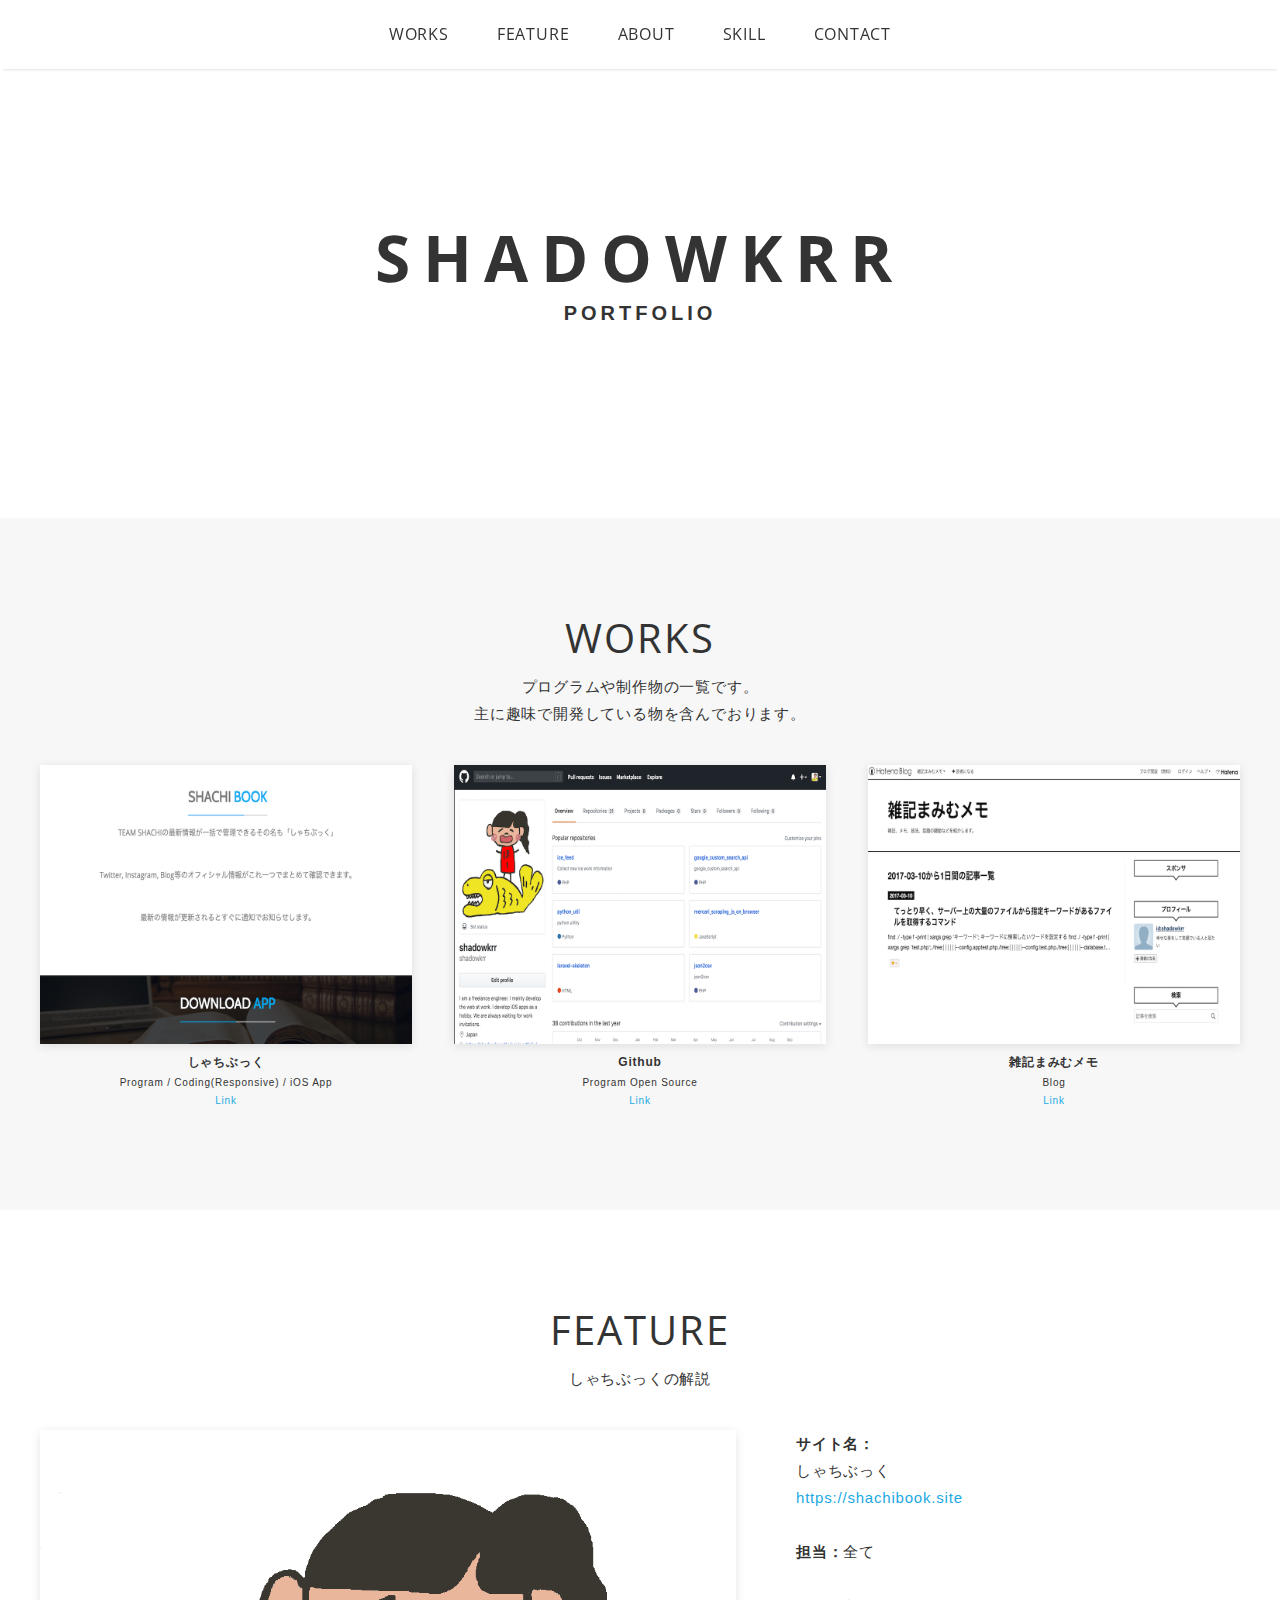
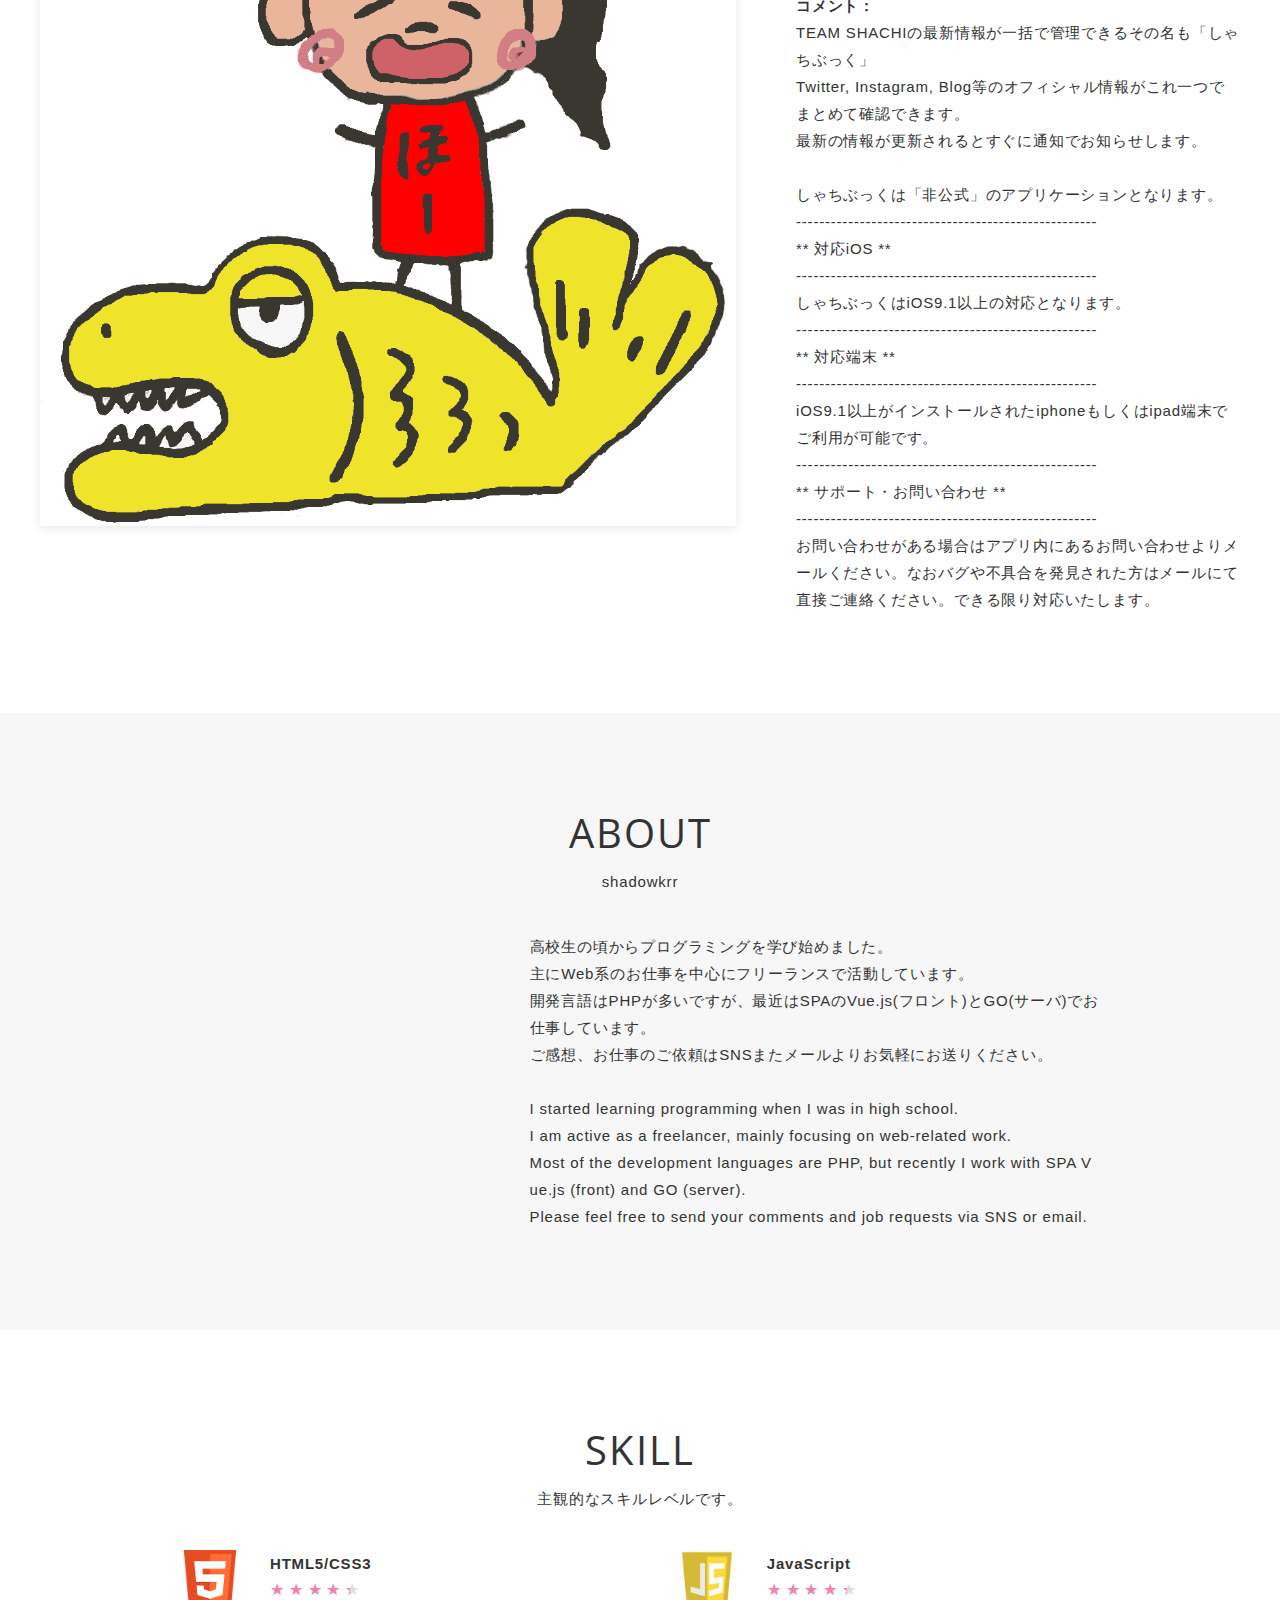
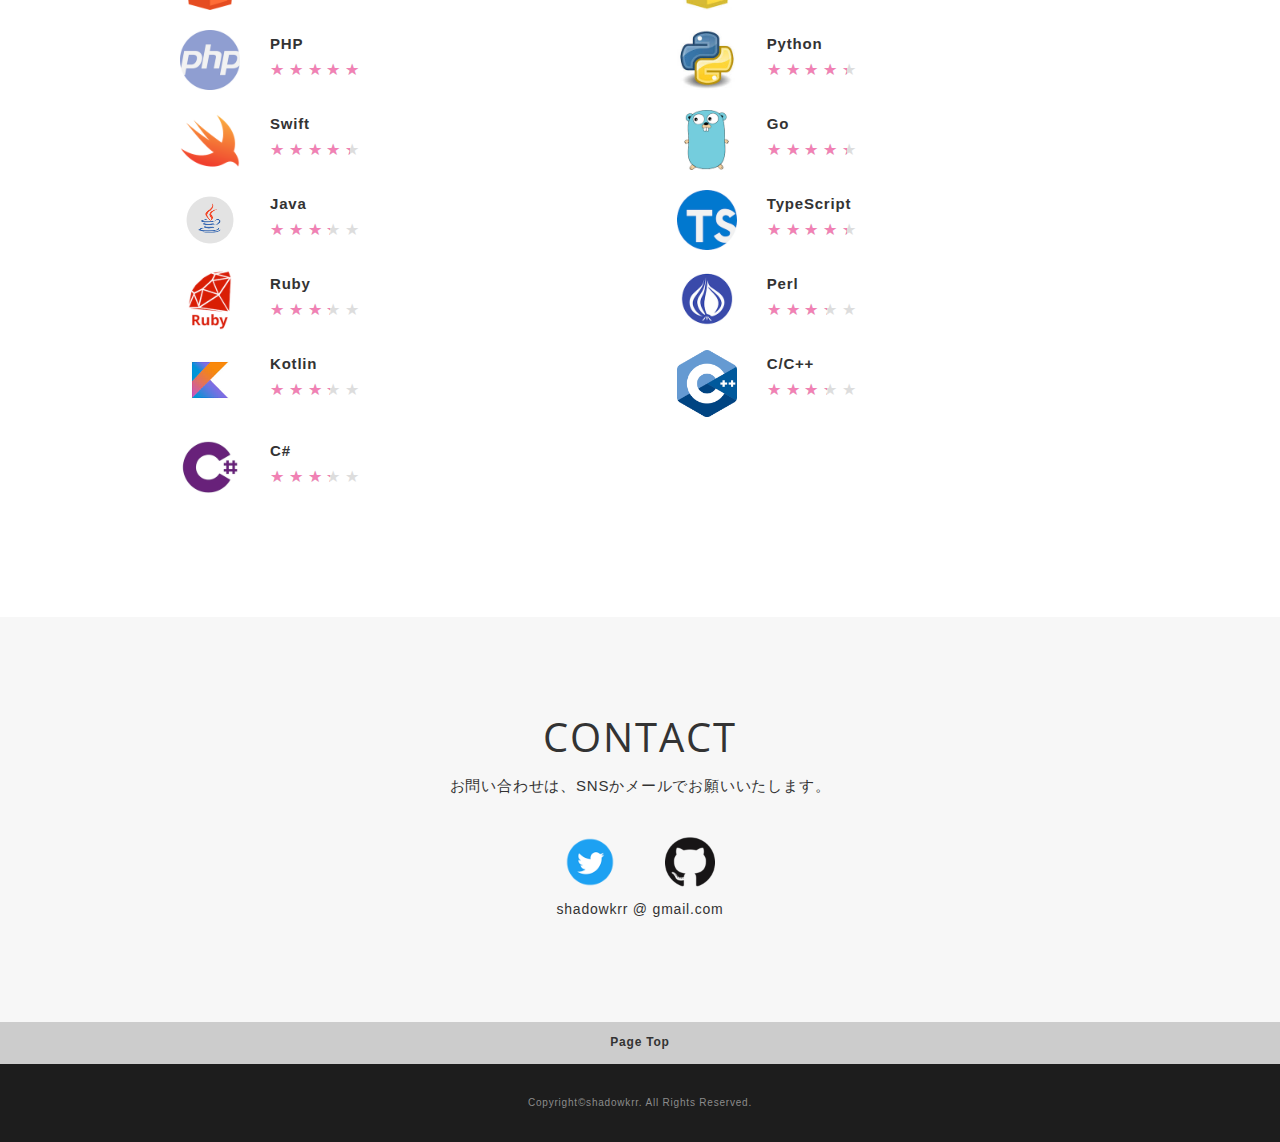
<file: index.html>
<!DOCTYPE html>
<html>
<head>
  <meta charset="utf-8">
  <meta name="viewport" content="width=device-width,initial-scale=1.0,user-scalable=no">
  <meta property='og:type' content='programmer'>
  <meta property='og:title' content='フリーランスエンジニア shadowkrr ポートフォリオ'>
  <meta property='og:url' content='https://shadowkrr.github.io/portfolio/'>
  <meta property='og:description' content='フリーランスエンジニア shadowkrrのポートフォリオサイトです！'>
  <meta property="og:image" content="img/ogp.png">
  <meta name="description" content="フリーランスエンジニア shadowkrrのポートフォリオサイトです！" />
  <title>フリーランスエンジニア shadowkrr ポートフォリオ</title>
  <link href="https://fonts.googleapis.com/css?family=Open+Sans:700" rel="stylesheet">
  <link href="css/reset.css" media="all" rel="stylesheet" type="text/css" />
  <link href="css/photoswipe/photoswipe.css" media="all" rel="stylesheet" type="text/css" />
  <link href="css/photoswipe/default-skin/default-skin.css" media="all" rel="stylesheet" type="text/css" />
  <link href="css/style.css" media="all" rel="stylesheet" type="text/css" />
  <link rel="shortcut icon" href="img/favicon.ico" />
  <link rel=”canonical” href=”https://shadowkrr.github.io/portfolio/” />
</head>

<body>
  <div id="wrapper">
    <nav id="gnav" class="fixed">
      <ul>
        <li><a href="#works">WORKS</a></li>
        <li><a href="#feature">FEATURE</a></li>
        <li><a href="#about">ABOUT</a></li>
        <li><a href="#skill">SKILL</a></li>
        <li><a href="#contact">CONTACT</a></li>
      </ul>
    </nav>
    <header id="header">
      <div class="inner">
        <h1 class="logo">
          <div class="logo-title">SHADOWKRR</div>
          <div class="logo-desc">PORTFOLIO</div>
        </h1>
      </div>
    </header>
    <main id="contents">
      <section class="section" id="works">
        <div class="inner">
          <div class="section-title-area">
            <h2 class="section-title">WORKS</h2>
            <div class="section-intro">
              <div class="section-text">
                プログラムや制作物の一覧です。<br class="pc">主に趣味で開発している物を含んでおります。
              </div>
            </div>
          </div>
          <div class="section-body card-wrapper my-gallery">
            <div class="card">
              <a href="img/works/shachibook.png" data-size="960x720" class="card-image hover-action-01">
                <img class="lazyload fadein" src="img/placeholder4x3.png" data-src="img/works/shachibook.png" alt="" />
              </a>
              <div class="card-caption">
                <div class="card-caption-title">しゃちぶっく</div>
                <div class="card-caption-info">Program / Coding(Responsive) / iOS App</div>
                <div class="card-caption-url"><a class="url-link" href="https://shachibook.site" target="_blank">Link</a>
                </div>
              </div>
            </div>
            <div class="card">
              <a href="img/works/github.png" data-size="960x720" class="card-image hover-action-01">
                <img class="lazyload fadein" src="img/placeholder4x3.png" data-src="img/works/github.png" alt="" />
              </a>
              <div class="card-caption">
                <div class="card-caption-title">Github</div>
                <div class="card-caption-info">Program Open Source</div>
                <div class="card-caption-url"><a class="url-link" href="https://github.com/shadowkrr" target="_blank">Link</a>
                </div>
              </div>
            </div>
            <div class="card">
              <a href="img/works/blog.png" data-size="960x720" class="card-image hover-action-01">
                <img class="lazyload fadein" src="img/placeholder4x3.png" data-src="img/works/blog.png" alt="" />
              </a>
              <div class="card-caption">
                <div class="card-caption-title">雑記まみむメモ</div>
                <div class="card-caption-info">Blog</div>
                <div class="card-caption-url"><a class="url-link" href="http://shadowkrr.hateblo.jp" target="_blank">Link</a>
                </div>
              </div>
            </div>
            <!-- <div class="card">
              <a href="img/works/speaker_deck.png" data-size="960x720" class="card-image hover-action-01">
                <img class="lazyload fadein" src="img/placeholder4x3.png" data-src="img/works/speaker_deck.png" alt="" />
              </a>
              <div class="card-caption">
                <div class="card-caption-title">SpeakerDeck</div>
                <div class="card-caption-info">Speakerdeck</div>
                <div class="card-caption-url"><a class="url-link" href="https://speakerdeck.com/shadowkrr" target="_blank">Link</a>
                </div>
              </div>
            </div> -->
          </div>
        </div>
      </section>
      <section class="section" id="feature">
        <div class="inner">
          <div class="section-title-area">
            <h2 class="section-title">FEATURE</h2>
            <div class="section-intro">
              しゃちぶっくの解説
            </div>
          </div>
          <div class="section-body">
            <div class="section-image">
              <a href="https://shachibook.site/" class="hover-action-01" target="_blank"><img
                  src="img/feature/feature_shachibook.png" alt="しゃちぶっく"></a>
            </div>
            <div class="section-desc">
              <div class="section-text">
                <span class="text-bold">サイト名：</span><br>しゃちぶっく<br><a href="https://shachibook.site"
                  target="_blank">https://shachibook.site</a><br><br>
                <span class="text-bold">担当：</span>全て<br>
                <br>
                <span class="text-bold">コメント：</span>
                  <br>TEAM SHACHIの最新情報が一括で管理できるその名も「しゃちぶっく」
                  <br>Twitter, Instagram, Blog等のオフィシャル情報がこれ一つでまとめて確認できます。
                  <br>最新の情報が更新されるとすぐに通知でお知らせします。
                  <br>
                  <br>しゃちぶっくは「非公式」のアプリケーションとなります。
                  <br>----------------------------------------------------
                  <br>** 対応iOS **
                  <br>----------------------------------------------------
                  <br>しゃちぶっくはiOS9.1以上の対応となります。
                  <br>----------------------------------------------------
                  <br>** 対応端末 **
                  <br>----------------------------------------------------
                  <br>iOS9.1以上がインストールされたiphoneもしくはipad端末でご利用が可能です。
                  <br>----------------------------------------------------
                  <br>** サポート・お問い合わせ **
                  <br>----------------------------------------------------
                  <br>お問い合わせがある場合はアプリ内にあるお問い合わせよりメールください。なおバグや不具合を発見された方はメールにて直接ご連絡ください。できる限り対応いたします。
              </div>
            </div>
          </div>
        </div>
      </section>
      <section class="section" id="about">
        <div class="inner">
          <div class="section-title-area">
            <h2 class="section-title">ABOUT</h2>
            <div class="section-intro">
              shadowkrr
            </div>
          </div>
          <div class="section-body">
            <div class="section-image">
              <!-- <img class="lazyload fadein" data-src="img/about/profile.png" alt=""> -->
            </div>
            <div class="section-desc">
              <div class="section-text">
                <p>高校生の頃からプログラミングを学び始めました。</p>
                <p>主にWeb系のお仕事を中心にフリーランスで活動しています。</p>
                <p>開発言語はPHPが多いですが、最近はSPAのVue.js(フロント)とGO(サーバ)でお仕事しています。</p>
                <p>ご感想、お仕事のご依頼はSNSまたメールよりお気軽にお送りください。</p>
              </div>
              <br>
              <div class="section-text">
                <p>I started learning programming when I was in high school.</p>
                <p>I am active as a freelancer, mainly focusing on web-related work.</p>
                <p>Most of the development languages ​​are PHP, but recently I work with SPA Vue.js (front) and GO (server).</p>
                <p>Please feel free to send your comments and job requests via SNS or email.</p>
              </div>
            </div>
          </div>
        </div>
      </section>
      <section class="section" id="skill">
        <div class="inner">
          <div class="section-title-area">
            <h2 class="section-title">SKILL</h2>
            <div class="section-intro">
              主観的なスキルレベルです。
            </div>
          </div>
          <div class="section-body card-wrapper">
            <div class="card">
              <div class="skill-icon">
                <img src="img/skill/icon_html5.png" alt="">
              </div>
              <div class="skill-desc">
                <h3 class="skill-desc-title">HTML5/CSS3</h3>
                <div class="rating">
                  <div class="rate rate4"></div>
                </div>
                <div class="section-text"></div>
              </div>
            </div>
            <div class="card">
              <div class="skill-icon">
                <img src="img/skill/icon_javascript.png" alt="">
              </div>
              <div class="skill-desc">
                <h3 class="skill-desc-title">JavaScript</h3>
                <div class="rating">
                  <div class="rate rate4"></div>
                </div>
                <div class="section-text"></div>
              </div>
            </div>
            <div class="card">
              <div class="skill-icon">
                <img src="img/skill/icon_php.png" alt="">
              </div>
              <div class="skill-desc">
                <h3 class="skill-desc-title">PHP</h3>
                <div class="rating">
                  <div class="rate rate5"></div>
                </div>
                <div class="section-text"></div>
              </div>
            </div>
            <div class="card">
              <div class="skill-icon">
                <img src="img/skill/icon_python.png" alt="">
              </div>
              <div class="skill-desc">
                <h3 class="skill-desc-title">Python</h3>
                <div class="rating">
                  <div class="rate rate4"></div>
                </div>
                <div class="section-text"></div>
              </div>
            </div>
            <div class="card">
              <div class="skill-icon">
                <img src="img/skill/icon_swift.png" alt="">
              </div>
              <div class="skill-desc">
                <h3 class="skill-desc-title">Swift</h3>
                <div class="rating">
                  <div class="rate rate4"></div>
                </div>
                <div class="section-text"></div>
              </div>
            </div>
            <div class="card">
              <div class="skill-icon">
                <img src="img/skill/icon_go.png" alt="">
              </div>
              <div class="skill-desc">
                <h3 class="skill-desc-title">Go</h3>
                <div class="rating">
                  <div class="rate rate4"></div>
                </div>
                <div class="section-text"></div>
              </div>
            </div>
            <div class="card">
              <div class="skill-icon">
                <img src="img/skill/icon_java.png" alt="">
              </div>
              <div class="skill-desc">
                <h3 class="skill-desc-title">Java</h3>
                <div class="rating">
                  <div class="rate rate3"></div>
                </div>
                <div class="section-text"></div>
              </div>
            </div>
            <div class="card">
              <div class="skill-icon">
                <img src="img/skill/icon_typescript.png" alt="">
              </div>
              <div class="skill-desc">
                <h3 class="skill-desc-title">TypeScript</h3>
                <div class="rating">
                  <div class="rate rate4"></div>
                </div>
                <div class="section-text"></div>
              </div>
            </div>
            <div class="card">
              <div class="skill-icon">
                <img src="img/skill/icon_ruby.png" alt="">
              </div>
              <div class="skill-desc">
                <h3 class="skill-desc-title">Ruby</h3>
                <div class="rating">
                  <div class="rate rate3"></div>
                </div>
                <div class="section-text"></div>
              </div>
            </div>
            <div class="card">
              <div class="skill-icon">
                <img src="img/skill/icon_perl.png" alt="">
              </div>
              <div class="skill-desc">
                <h3 class="skill-desc-title">Perl</h3>
                <div class="rating">
                  <div class="rate rate3"></div>
                </div>
                <div class="section-text"></div>
              </div>
            </div>
            <div class="card">
              <div class="skill-icon">
                <img src="img/skill/icon_kotlin.png" alt="">
              </div>
              <div class="skill-desc">
                <h3 class="skill-desc-title">Kotlin</h3>
                <div class="rating">
                  <div class="rate rate3"></div>
                </div>
                <div class="section-text"></div>
              </div>
            </div>
            <div class="card">
              <div class="skill-icon">
                <img src="img/skill/icon_cplus.png" alt="">
              </div>
              <div class="skill-desc">
                <h3 class="skill-desc-title">C/C++</h3>
                <div class="rating">
                  <div class="rate rate3"></div>
                </div>
                <div class="section-text"></div>
              </div>
            </div>
            <div class="card">
              <div class="skill-icon">
                <img src="img/skill/icon_csharp.png" alt="">
              </div>
              <div class="skill-desc">
                <h3 class="skill-desc-title">C#</h3>
                <div class="rating">
                  <div class="rate rate3"></div>
                </div>
                <div class="section-text"></div>
              </div>
            </div>
          </div>
      </section>
      <section class="section" id="contact">
        <div class="inner">
          <div class="section-title-area">
            <h2 class="section-title">CONTACT</h2>
            <div class="section-intro">
              お問い合わせは、SNSかメールでお願いいたします。
            </div>
          </div>
          <div class="section-body contact-wrapper">
            <div class="contact-list">
              <ul>
                <li><a href="https://twitter.com/syachi_kagechi" target="_blank"><img src="img/contact/icon_tw.png" alt=""></a>
                </li>
                <li><a href="https://github.com/shadowkrr" target="_blank"><img src="img/contact/icon_github.png" alt=""></a>
                </li>
              </ul>
              <div class="contact-other">shadowkrr @ gmail.com</div>
            </div>
          </div>
        </div>
      </section>
    </main>
    <footer id="footer">
      <div class="pageTop">
        <div id="js-pageTop">
          Page Top
        </div>
      </div>
      <div class="inner">
        <div class="copyright">Copyright&copy;shadowkrr. All Rights Reserved.</>
        </div>
    </footer>
  </div>


  <!-- Root element of PhotoSwipe. Must have class pswp. -->
  <div class="pswp" tabindex="-1" role="dialog" aria-hidden="true">

    <!-- Background of PhotoSwipe.
           It's a separate element as animating opacity is faster than rgba(). -->
    <div class="pswp__bg"></div>

    <!-- Slides wrapper with overflow:hidden. -->
    <div class="pswp__scroll-wrap">

      <!-- Container that holds slides.
              PhotoSwipe keeps only 3 of them in the DOM to save memory.
              Don't modify these 3 pswp__item elements, data is added later on. -->
      <div class="pswp__container">
        <div class="pswp__item"></div>
        <div class="pswp__item"></div>
        <div class="pswp__item"></div>
      </div>

      <!-- Default (PhotoSwipeUI_Default) interface on top of sliding area. Can be changed. -->
      <div class="pswp__ui pswp__ui--hidden">

        <div class="pswp__top-bar">

          <!--  Controls are self-explanatory. Order can be changed. -->

          <div class="pswp__counter"></div>

          <button class="pswp__button pswp__button--close" title="Close (Esc)"></button>



          <button class="pswp__button pswp__button--fs" title="Toggle fullscreen"></button>

          <button class="pswp__button pswp__button--zoom" title="Zoom in/out"></button>

          <!-- Preloader demo http://codepen.io/dimsemenov/pen/yyBWoR -->
          <!-- element will get class pswp__preloader--active when preloader is running -->
          <div class="pswp__preloader">
            <div class="pswp__preloader__icn">
              <div class="pswp__preloader__cut">
                <div class="pswp__preloader__donut"></div>
              </div>
            </div>
          </div>
        </div>

        <div class="pswp__share-modal pswp__share-modal--hidden pswp__single-tap">
          <div class="pswp__share-tooltip"></div>
        </div>

        <button class="pswp__button pswp__button--arrow--left" title="Previous (arrow left)">
        </button>

        <button class="pswp__button pswp__button--arrow--right" title="Next (arrow right)">
        </button>

        <div class="pswp__caption">
          <div class="pswp__caption__center"></div>
        </div>

      </div>

    </div>

  </div>
  <script src="https://ajax.googleapis.com/ajax/libs/jquery/1.12.4/jquery.min.js"></script>
  <script type='text/javascript' src="js/photoswipe/photoswipe.min.js"></script>
  <script type='text/javascript' src="js/photoswipe/photoswipe-ui-default.js"></script>
  <script type='text/javascript' src="js/photoswipe/photoswipe_setup.js"></script>
  <script type='text/javascript' src="js/lazysizes/lazysizes.min.js"></script>
  <script type='text/javascript' src="js/script.js"></script>
</body>
</html>
</file>
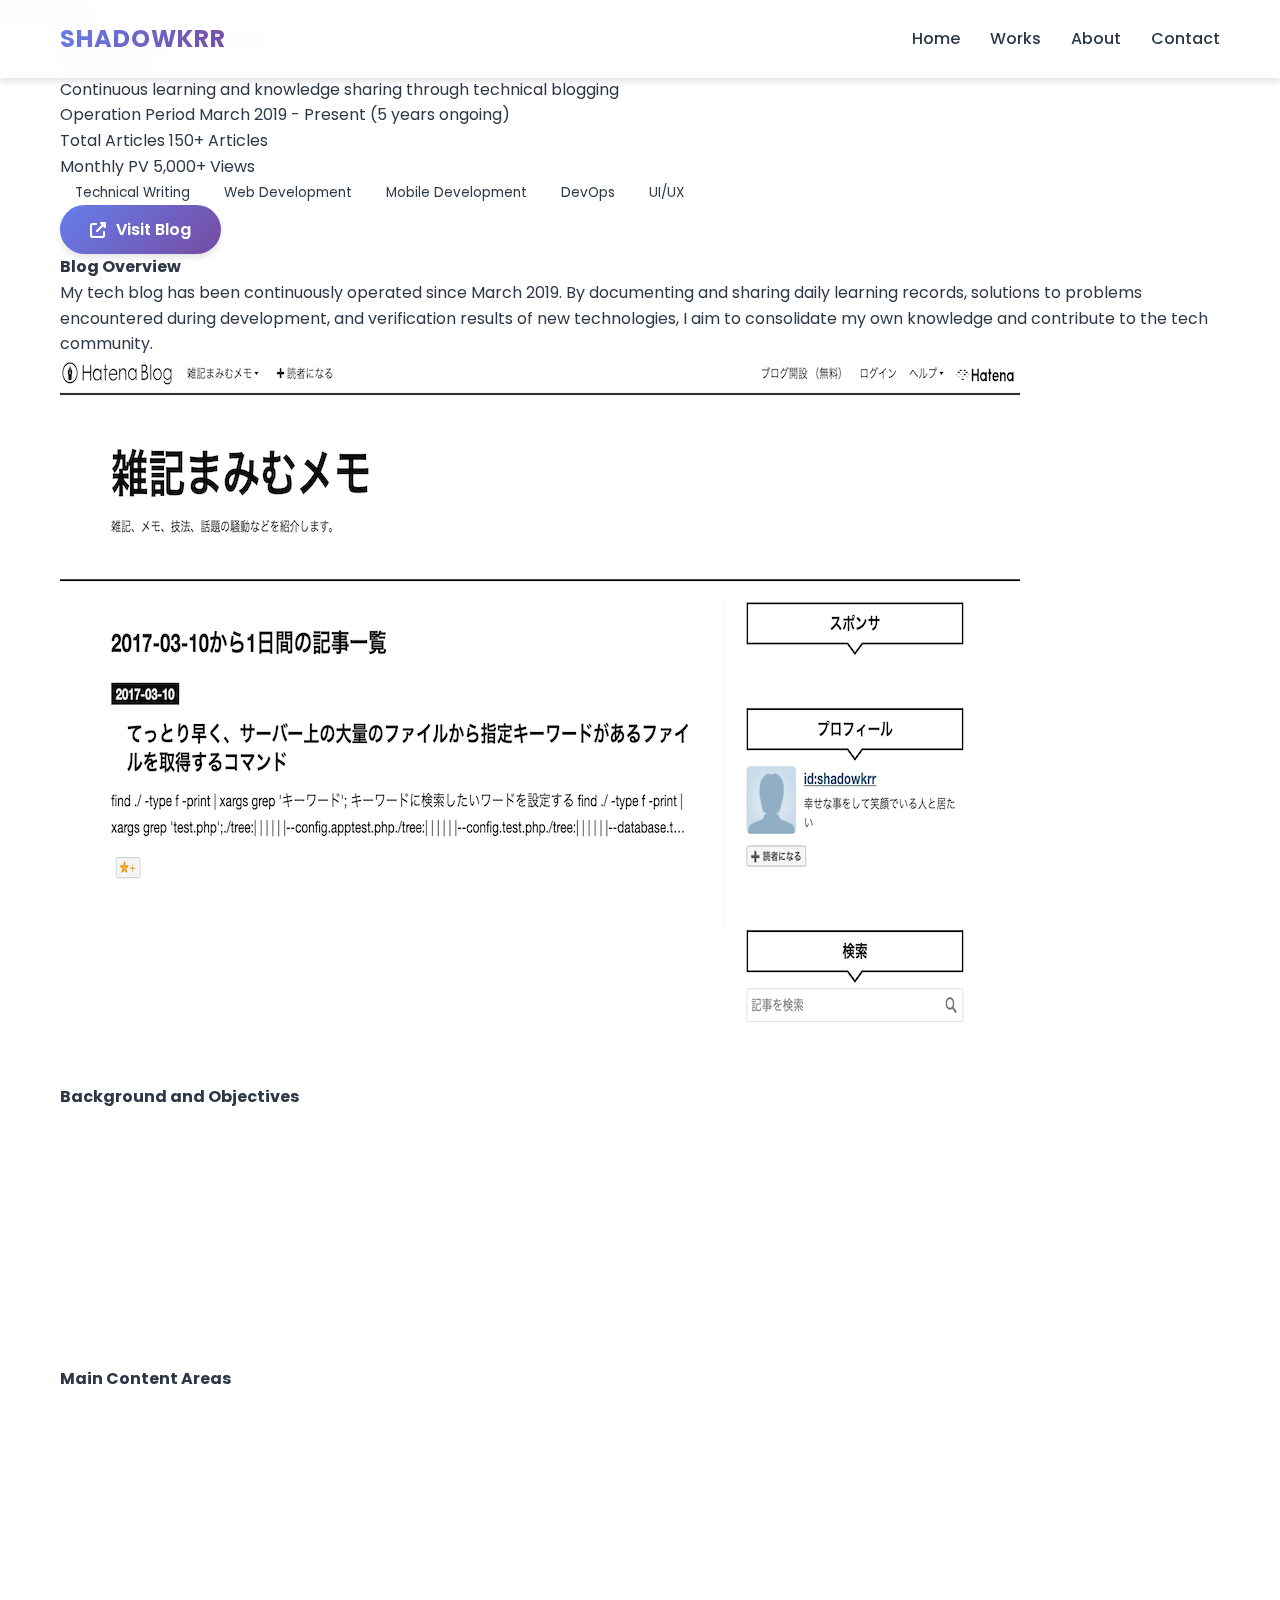
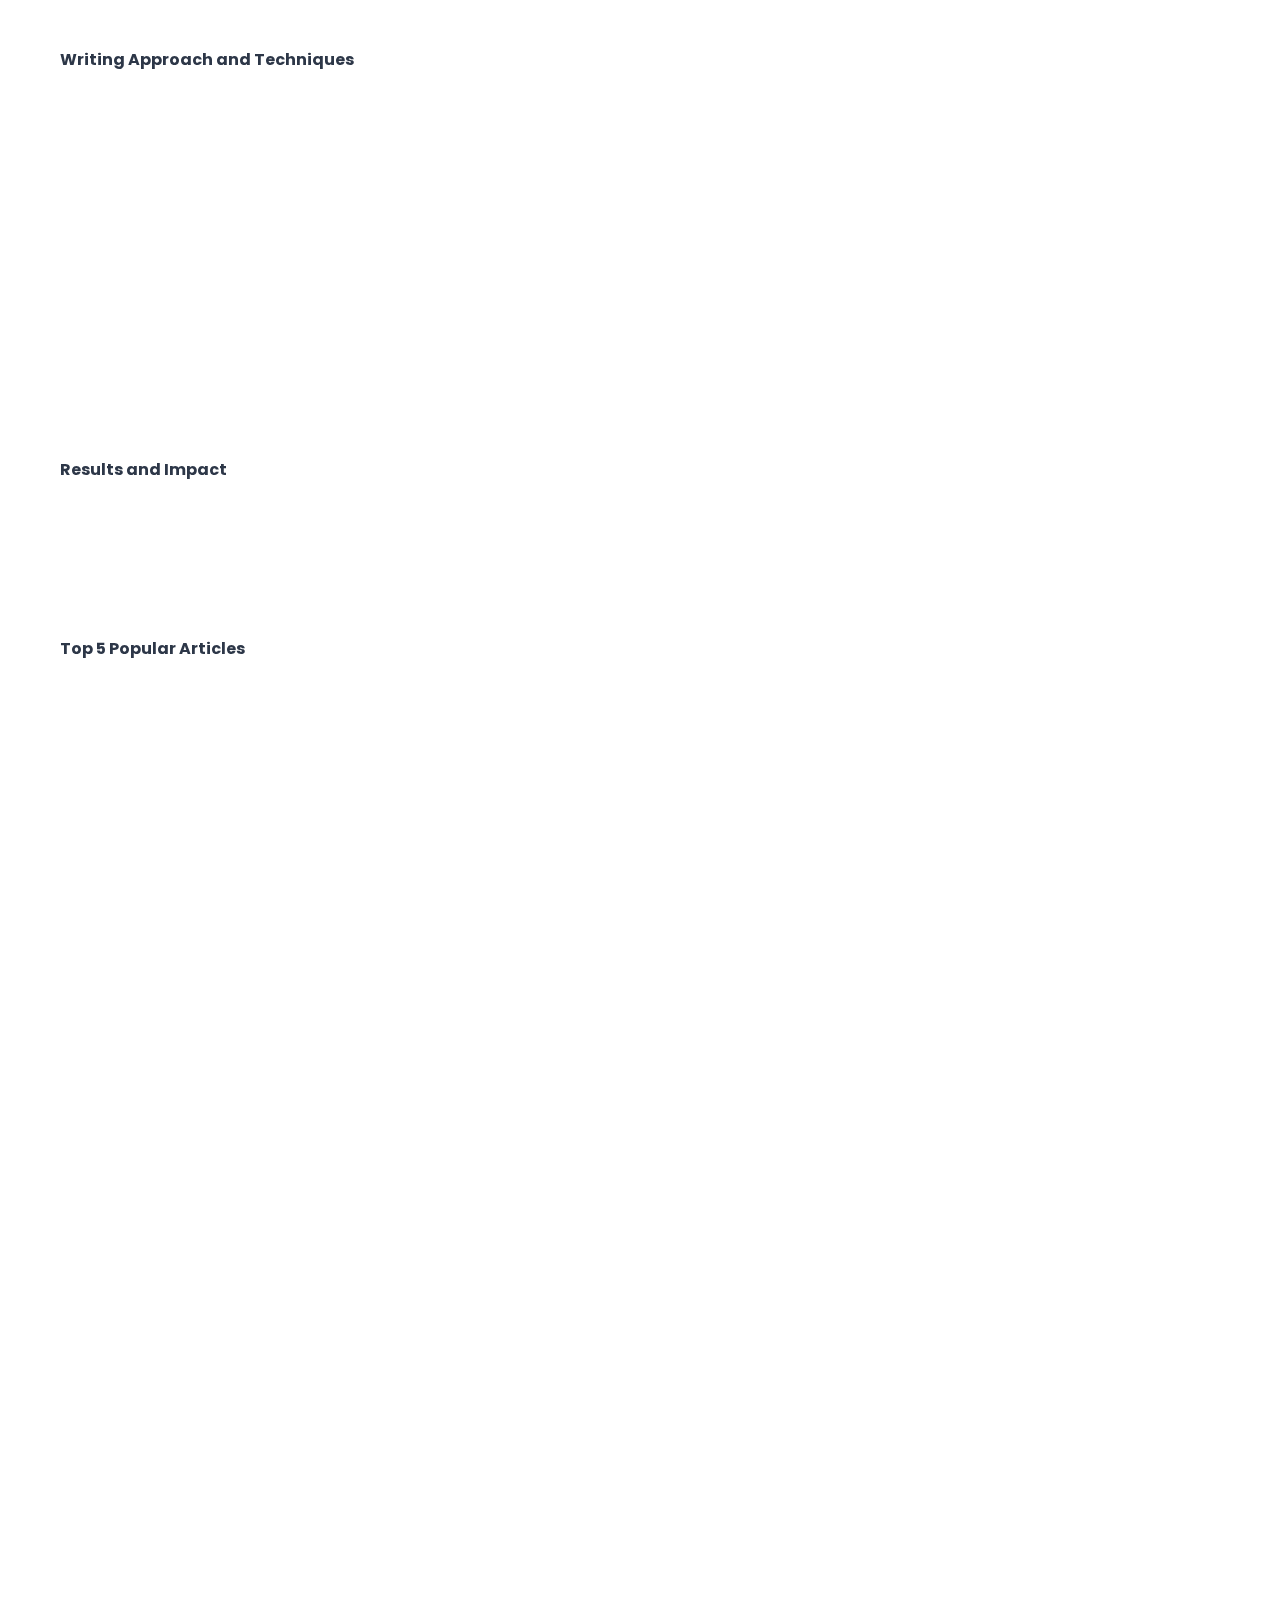
<file: case-study-blog-en.html>
<!DOCTYPE html>
<html lang="en">
<head>
  <meta charset="utf-8">
  <meta name="viewport" content="width=device-width,initial-scale=1.0,user-scalable=no">
  
  <meta property="og:title" content="Tech Blog - Case Study | SHADOWKRR Portfolio">
  <meta property="og:description" content="Case study of technical blog management and knowledge sharing activities. Continuous learning records and knowledge sharing.">
  <meta property="og:image" content="img/works/blog.png">
  <meta name="description" content="Case study of technical blog management and knowledge sharing activities. Continuous learning records and knowledge sharing.">
  <meta property="og:type" content="article">
  <meta property="og:url" content="https://shadowkrr.github.io/portfolio/case-study-blog-en.html">
  <meta name="keywords" content="tech blog,blog management,technical writing,web development,shadowkrr,hatena blog">
  <meta name="author" content="shadowkrr">
  <title>Tech Blog - Case Study | SHADOWKRR Portfolio</title>
  <link rel="canonical" href="https://shadowkrr.github.io/portfolio/case-study-blog-en.html">
  
  <!-- Language alternatives -->
  <link rel="alternate" hreflang="ja" href="https://shadowkrr.github.io/portfolio/case-study-blog.html">
  <link rel="alternate" hreflang="en" href="https://shadowkrr.github.io/portfolio/case-study-blog-en.html">
  <link rel="alternate" hreflang="x-default" href="https://shadowkrr.github.io/portfolio/case-study-blog.html">
  
  <!-- PWA Configuration -->
  <link rel="manifest" href="manifest.json">
  <meta name="apple-mobile-web-app-capable" content="yes">
  <meta name="apple-mobile-web-app-status-bar-style" content="black-translucent">
  <meta name="apple-mobile-web-app-title" content="SHADOWKRR">
  <meta name="theme-color" content="#667eea">
  
  <link href="https://fonts.googleapis.com/css2?family=Poppins:wght@300;400;600;700&family=Noto+Sans+JP:wght@300;400;700&display=swap" rel="stylesheet">
  <link rel="stylesheet" href="https://cdnjs.cloudflare.com/ajax/libs/font-awesome/6.4.0/css/all.min.css">
  <link href="https://unpkg.com/aos@2.3.1/dist/aos.css" rel="stylesheet">
  <link href="css/reset.css" rel="stylesheet">
  <link href="css/modern-style.css" rel="stylesheet">
  <link rel="shortcut icon" href="img/favicon.ico">
  
  <!-- Structured Data -->
  <script type="application/ld+json">
  {
    "@context": "https://schema.org",
    "@type": "TechArticle",
    "headline": "Tech Blog Management and Knowledge Sharing - Case Study",
    "description": "Case study of technical blog management and knowledge sharing activities. Continuous learning records and knowledge sharing.",
    "image": "https://shadowkrr.github.io/portfolio/img/works/blog.png",
    "author": {
      "@type": "Person",
      "name": "shadowkrr",
      "url": "https://shadowkrr.github.io/portfolio/"
    },
    "publisher": {
      "@type": "Person",
      "name": "shadowkrr"
    },
    "datePublished": "2019-03-01",
    "dateModified": "2024-01-01",
    "mainEntityOfPage": {
      "@type": "WebPage",
      "@id": "https://shadowkrr.github.io/portfolio/case-study-blog-en.html"
    },
    "about": {
      "@type": "Blog",
      "name": "Tech Blog",
      "description": "Technical blog for continuous learning and knowledge sharing"
    },
    "inLanguage": "en"
  }
  </script>
</head>

<body class="case-study-page">
  <!-- Language Switcher -->
  <div class="language-switcher" id="language-switcher" role="group" aria-label="Language selection">
    <a href="case-study-blog.html" class="lang-btn" aria-label="日本語" title="日本語">
      🇯🇵 JP
    </a>
    <a href="case-study-blog-en.html" class="lang-btn active" aria-label="English" title="English" aria-current="page">
      🇺🇸 EN
    </a>
  </div>

  <!-- Navigation -->
  <nav id="navbar" class="navbar" role="navigation" aria-label="Main navigation">
    <div class="nav-container">
      <div class="nav-logo">
        <a href="index.html?lang=en" class="logo-text">SHADOWKRR</a>
      </div>
      
      <div class="nav-menu" id="nav-menu">
        <ul class="nav-list">
          <li class="nav-item"><a href="index.html?lang=en" class="nav-link">Home</a></li>
          <li class="nav-item"><a href="index.html?lang=en#works" class="nav-link">Works</a></li>
          <li class="nav-item"><a href="index.html?lang=en#about" class="nav-link">About</a></li>
          <li class="nav-item"><a href="index.html?lang=en#contact" class="nav-link">Contact</a></li>
        </ul>
      </div>

      <button class="hamburger" id="hamburger" aria-label="Toggle navigation menu">
        <span></span>
        <span></span>
        <span></span>
      </button>
    </div>
  </nav>

  <!-- Case Study Header -->
  <section class="case-study-hero">
    <div class="container">
      <div class="breadcrumb" data-aos="fade-up">
        <a href="index.html?lang=en">Home</a> / <a href="index.html?lang=en#works">Works</a> / <span>Tech Blog</span>
      </div>
      
      <div class="case-study-header" data-aos="fade-up" data-aos-delay="100">
        <h1 class="case-study-title">Tech Blog</h1>
        <p class="case-study-subtitle">Continuous learning and knowledge sharing through technical blogging</p>
        
        <div class="case-study-meta">
          <div class="meta-item">
            <span class="meta-label">Operation Period</span>
            <span class="meta-value">March 2019 - Present (5 years ongoing)</span>
          </div>
          <div class="meta-item">
            <span class="meta-label">Total Articles</span>
            <span class="meta-value">150+ Articles</span>
          </div>
          <div class="meta-item">
            <span class="meta-label">Monthly PV</span>
            <span class="meta-value">5,000+ Views</span>
          </div>
        </div>

        <div class="case-study-tech-stack">
          <span class="tech-tag">Technical Writing</span>
          <span class="tech-tag">Web Development</span>
          <span class="tech-tag">Mobile Development</span>
          <span class="tech-tag">DevOps</span>
          <span class="tech-tag">UI/UX</span>
        </div>

        <div class="case-study-links">
          <a href="http://shadowkrr.hateblo.jp" target="_blank" rel="noopener" class="btn btn-primary">
            <i class="fas fa-external-link-alt"></i> Visit Blog
          </a>
        </div>
      </div>
    </div>
  </section>

  <!-- Project Overview -->
  <section class="case-study-section">
    <div class="container">
      <div class="section-content">
        <div class="content-main" data-aos="fade-up">
          <h2>Blog Overview</h2>
          <p>
            My tech blog has been continuously operated since March 2019.
            By documenting and sharing daily learning records, solutions to problems encountered during development,
            and verification results of new technologies, I aim to consolidate my own knowledge
            and contribute to the tech community.
          </p>

          <div class="project-image" data-aos="fade-up" data-aos-delay="100">
            <img src="img/works/blog.png" alt="Tech blog screenshot" class="img-fluid">
          </div>

          <h2>Background and Objectives</h2>
          <div class="challenge-section">
            <div class="challenge-item" data-aos="fade-up" data-aos-delay="100">
              <div class="challenge-icon">
                <i class="fas fa-brain"></i>
              </div>
              <div class="challenge-content">
                <h3>Visualizing Learning</h3>
                <p>
                  When learning new technologies or concepts, writing them down deepens understanding
                  and creates a personal knowledge base that can be referenced later.
                </p>
              </div>
            </div>

            <div class="challenge-item" data-aos="fade-up" data-aos-delay="200">
              <div class="challenge-icon">
                <i class="fas fa-users"></i>
              </div>
              <div class="challenge-content">
                <h3>Knowledge Sharing</h3>
                <p>
                  Contributing to the tech community by sharing solutions and learning processes
                  with developers facing similar problems.
                </p>
              </div>
            </div>

            <div class="challenge-item" data-aos="fade-up" data-aos-delay="300">
              <div class="challenge-icon">
                <i class="fas fa-chart-line"></i>
              </div>
              <div class="challenge-content">
                <h3>Recording Technical Growth</h3>
                <p>
                  Recording the process of continuous skill acquisition to visualize my skill improvement trajectory
                  and maintain learning motivation.
                </p>
              </div>
            </div>
          </div>

          <h2>Main Content Areas</h2>
          <div class="solution-grid">
            <div class="solution-item" data-aos="fade-up" data-aos-delay="100">
              <div class="solution-number">01</div>
              <h3>Web Development Technologies</h3>
              <p>
                Detailed explanations of verification results and implementation tips
                for the latest frontend and backend technologies. React, Vue.js, Node.js, PHP, etc.
              </p>
            </div>

            <div class="solution-item" data-aos="fade-up" data-aos-delay="200">
              <div class="solution-number">02</div>
              <h3>Mobile Development</h3>
              <p>
                Challenges encountered in iOS/Android development and their solutions.
                Sharing development experiences with Swift, Kotlin, React Native, etc.
              </p>
            </div>

            <div class="solution-item" data-aos="fade-up" data-aos-delay="300">
              <div class="solution-number">03</div>
              <h3>Infrastructure & DevOps</h3>
              <p>
                Infrastructure technologies like Docker, AWS, CI/CD.
                Documenting actual construction procedures and operational insights.
              </p>
            </div>
          </div>

          <h2>Writing Approach and Techniques</h2>
          <div class="tech-implementation">
            <div class="tech-category" data-aos="fade-up" data-aos-delay="100">
              <h3><i class="fas fa-edit"></i> Article Creation Process</h3>
              <ul>
                <li><strong>Experience-Based</strong>: Only write about technologies I've actually tried</li>
                <li><strong>Reproducibility</strong>: Provide detailed procedures so readers can achieve the same results</li>
                <li><strong>Problem-Solution Focus</strong>: Clearly identify specific challenges and their resolution process</li>
                <li><strong>Regular Updates</strong>: Update and correct outdated information</li>
              </ul>
            </div>

            <div class="tech-category" data-aos="fade-up" data-aos-delay="200">
              <h3><i class="fas fa-search"></i> SEO & Readability</h3>
              <ul>
                <li><strong>Structured Headings</strong>: Proper hierarchical structure using H2-H4 tags</li>
                <li><strong>Code Readability</strong>: Syntax highlighting and appropriate comments</li>
                <li><strong>Visual Elements</strong>: Images and diagrams for visual explanation of complex concepts</li>
                <li><strong>Metadata Optimization</strong>: Searchable titles and descriptions</li>
              </ul>
            </div>

            <div class="tech-category" data-aos="fade-up" data-aos-delay="300">
              <h3><i class="fas fa-comments"></i> Community Engagement</h3>
              <ul>
                <li><strong>Social Media</strong>: Sharing articles on Twitter and LinkedIn</li>
                <li><strong>Comment Response</strong>: Active response to questions and feedback from readers</li>
                <li><strong>Cross-Blog Collaboration</strong>: Cross-referencing related articles</li>
                <li><strong>Technical Presentations</strong>: Technical presentations based on blog articles</li>
              </ul>
            </div>
          </div>

          <h2>Results and Impact</h2>
          <div class="results-section">
            <div class="result-item" data-aos="fade-up" data-aos-delay="100">
              <div class="result-metric">
                <span class="metric-number">150+</span>
                <span class="metric-label">Total Articles</span>
              </div>
              <p>Continuously published technical articles over 5 years</p>
            </div>

            <div class="result-item" data-aos="fade-up" data-aos-delay="200">
              <div class="result-metric">
                <span class="metric-number">60,000+</span>
                <span class="metric-label">Annual Page Views</span>
              </div>
              <p>Provided information to many developers</p>
            </div>

            <div class="result-item" data-aos="fade-up" data-aos-delay="300">
              <div class="result-metric">
                <span class="metric-number">500+</span>
                <span class="metric-label">Social Media Shares</span>
              </div>
              <p>Articles recognized for their usefulness and shared</p>
            </div>
          </div>

          <h2>Top 5 Popular Articles</h2>
          <div class="popular-posts" data-aos="fade-up">
            <div class="post-card">
              <div class="post-rank">1</div>
              <div class="post-content">
                <h4>"Complete Guide to Custom Modal Implementation in SwiftUI"</h4>
                <p>Detailed explanation of modal display implementation commonly used in iOS development, including animations and gesture support.</p>
                <div class="post-stats">
                  <span><i class="fas fa-eye"></i> 8,500 views</span>
                  <span><i class="fas fa-share"></i> 45 shares</span>
                </div>
              </div>
            </div>
            
            <div class="post-card">
              <div class="post-rank">2</div>
              <div class="post-content">
                <h4>"How to Set Up PHP Development Environment with Docker in 10 Minutes"</h4>
                <p>Step-by-step guide for beginners on setting up PHP, MySQL, and Nginx development environment using Docker Compose.</p>
                <div class="post-stats">
                  <span><i class="fas fa-eye"></i> 7,200 views</span>
                  <span><i class="fas fa-share"></i> 38 shares</span>
                </div>
              </div>
            </div>
            
            <div class="post-card">
              <div class="post-rank">3</div>
              <div class="post-content">
                <h4>"Practical Usage of Vue.js 3 Composition API"</h4>
                <p>Introduction to optimal design patterns and practical project experience using Vue.js 3's new Composition API feature.</p>
                <div class="post-stats">
                  <span><i class="fas fa-eye"></i> 6,800 views</span>
                  <span><i class="fas fa-share"></i> 32 shares</span>
                </div>
              </div>
            </div>
            
            <div class="post-card">
              <div class="post-rank">4</div>
              <div class="post-content">
                <h4>"Building CI/CD Pipeline with GitHub Actions"</h4>
                <p>How to implement a complete CI/CD pipeline including automated testing, building, and deployment using GitHub Actions.</p>
                <div class="post-stats">
                  <span><i class="fas fa-eye"></i> 5,900 views</span>
                  <span><i class="fas fa-share"></i> 28 shares</span>
                </div>
              </div>
            </div>
            
            <div class="post-card">
              <div class="post-rank">5</div>
              <div class="post-content">
                <h4>"API Client Design Patterns in TypeScript"</h4>
                <p>Patterns and best practices for designing maintainable API clients while preserving type safety.</p>
                <div class="post-stats">
                  <span><i class="fas fa-eye"></i> 5,100 views</span>
                  <span><i class="fas fa-share"></i> 24 shares</span>
                </div>
              </div>
            </div>
          </div>

          <div class="learnings" data-aos="fade-up">
            <h3>Key Learnings from Blog Management</h3>
            <ul>
              <li><strong>Power of Consistency</strong>: Realized that even small articles become valuable knowledge assets when continued</li>
              <li><strong>Effect of Writing</strong>: Writing technical content significantly deepens my own understanding</li>
              <li><strong>Community Relationships</strong>: Reader feedback becomes a trigger for new learning</li>
              <li><strong>Value of Information</strong>: What seems obvious to me can be very useful to others</li>
              <li><strong>Tech Trend Awareness</strong>: Naturally developed the habit of continuously following new technologies</li>
            </ul>
          </div>
        </div>

        <div class="content-sidebar" data-aos="fade-up" data-aos-delay="100">
          <div class="sidebar-section">
            <h3>Blog Statistics</h3>
            <div class="detail-item">
              <span class="detail-label">Start Date</span>
              <span class="detail-value">March 2019</span>
            </div>
            <div class="detail-item">
              <span class="detail-label">Articles</span>
              <span class="detail-value">150+</span>
            </div>
            <div class="detail-item">
              <span class="detail-label">Monthly PV</span>
              <span class="detail-value">5,000+</span>
            </div>
            <div class="detail-item">
              <span class="detail-label">Update Frequency</span>
              <span class="detail-value">2-3 times/week</span>
            </div>
          </div>

          <div class="sidebar-section">
            <h3>Main Categories</h3>
            <div class="tech-list">
              <span class="tech-item">Web Development</span>
              <span class="tech-item">Mobile Development</span>
              <span class="tech-item">DevOps</span>
              <span class="tech-item">Database</span>
              <span class="tech-item">UI/UX</span>
              <span class="tech-item">Architecture</span>
              <span class="tech-item">Testing</span>
            </div>
          </div>

          <div class="sidebar-section">
            <h3>Writing Tools</h3>
            <div class="tech-list">
              <span class="tech-item">Hatena Blog</span>
              <span class="tech-item">Markdown</span>
              <span class="tech-item">VSCode</span>
              <span class="tech-item">Figma</span>
              <span class="tech-item">Canva</span>
              <span class="tech-item">Google Analytics</span>
            </div>
          </div>

          <div class="sidebar-section">
            <h3>Future Plans</h3>
            <div class="future-plans">
              <ul>
                <li>Creating technical video content</li>
                <li>Expanding to other platforms</li>
                <li>Starting English article writing</li>
                <li>Planning reader-interactive content</li>
              </ul>
            </div>
          </div>
        </div>
      </div>
    </div>
  </section>

  <!-- Navigation to Other Projects -->
  <section class="case-study-navigation">
    <div class="container">
      <div class="nav-projects" data-aos="fade-up">
        <div class="nav-project prev">
          <a href="case-study-github-en.html" class="nav-link">
            <div class="nav-direction">
              <i class="fas fa-arrow-left"></i>
              <span>Previous Project</span>
            </div>
            <div class="nav-title">GitHub OSS Activities</div>
          </a>
        </div>
        
        <div class="nav-center">
          <a href="index.html?lang=en#works" class="btn btn-outline">
            <i class="fas fa-th"></i> All Projects
          </a>
        </div>

        <div class="nav-project next">
          <a href="case-study-shachibook-en.html" class="nav-link">
            <div class="nav-direction">
              <span>Next Project</span>
              <i class="fas fa-arrow-right"></i>
            </div>
            <div class="nav-title">SHACHIBOOK</div>
          </a>
        </div>
      </div>
    </div>
  </section>

  <!-- Back to Top Button -->
  <button class="back-to-top" id="backToTop" aria-label="Back to top">
    <i class="fas fa-chevron-up"></i>
  </button>

  <!-- Scripts -->
  <script src="https://unpkg.com/aos@2.3.1/dist/aos.js"></script>
  <script src="js/modern-script.js"></script>
  <script>
    // Initialize AOS
    AOS.init({
      duration: 800,
      easing: 'ease-in-out',
      once: true
    });
  </script>
</body>
</html>
</file>
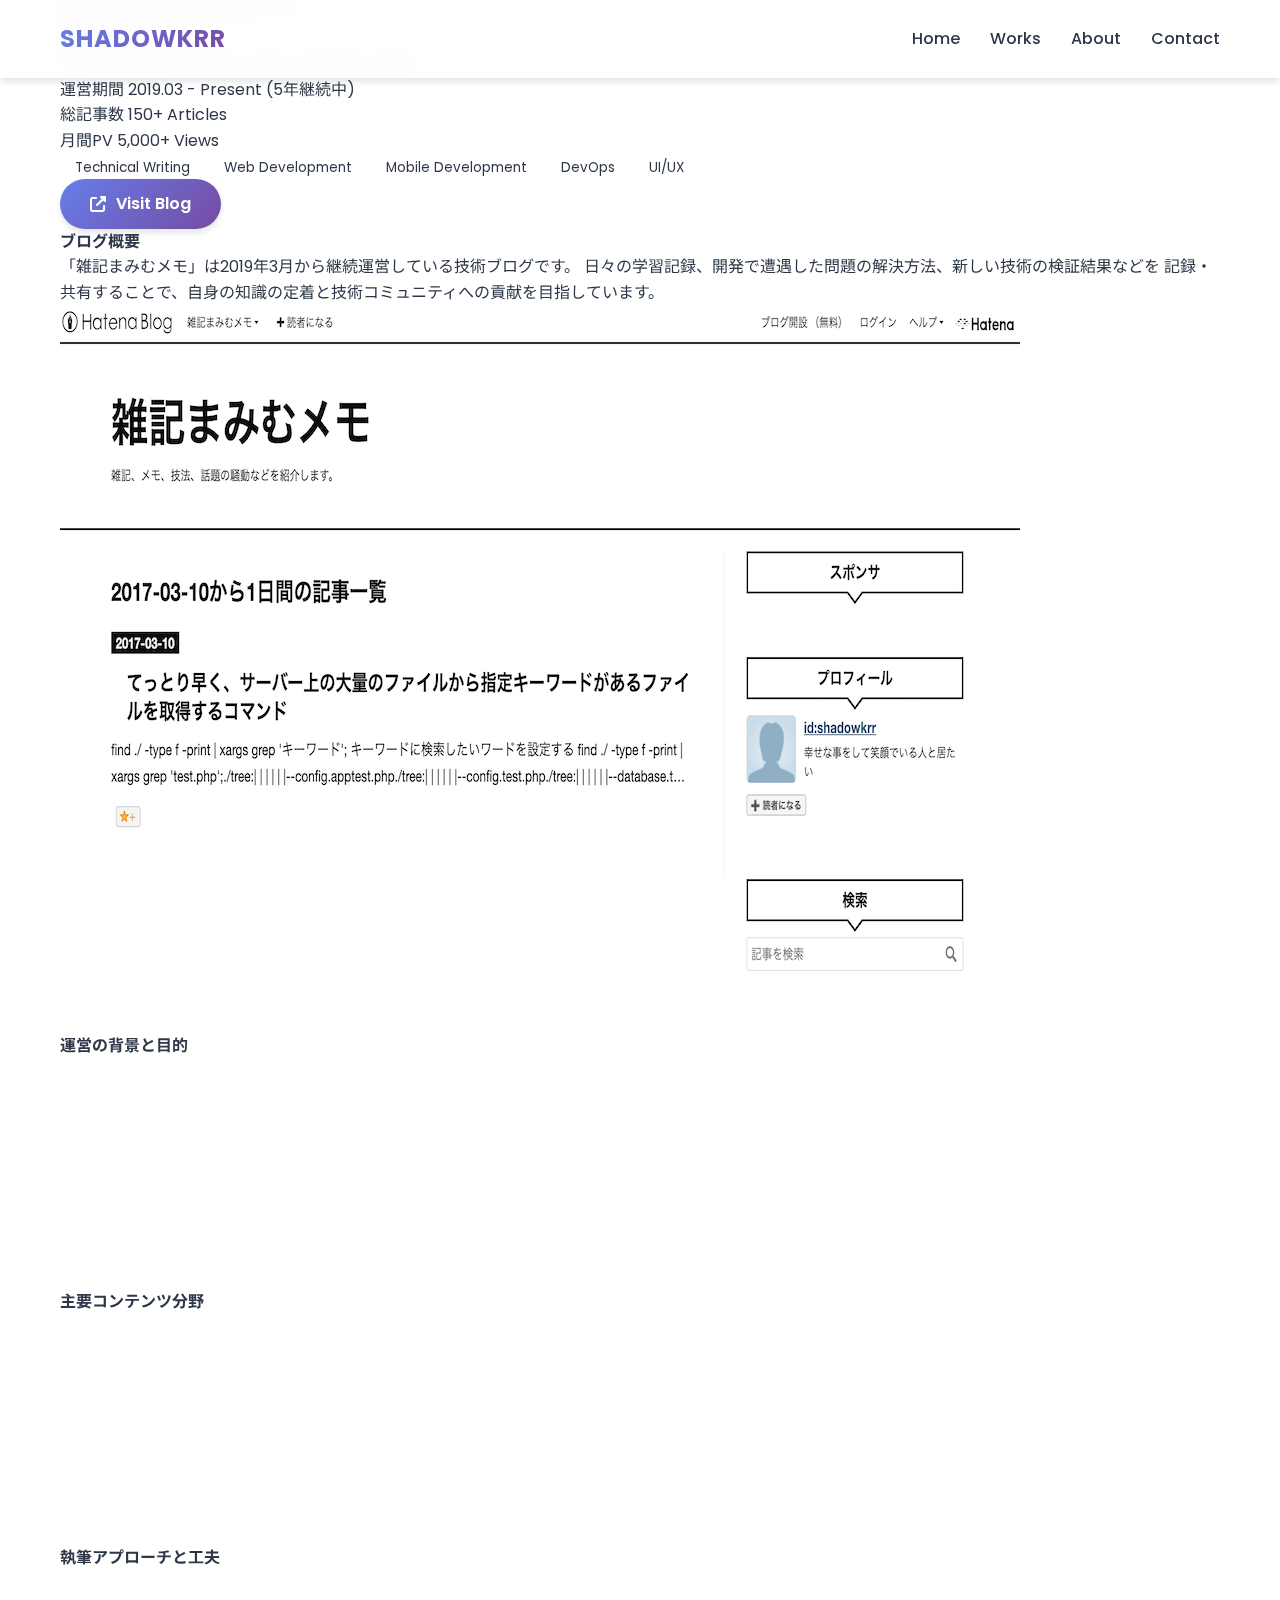
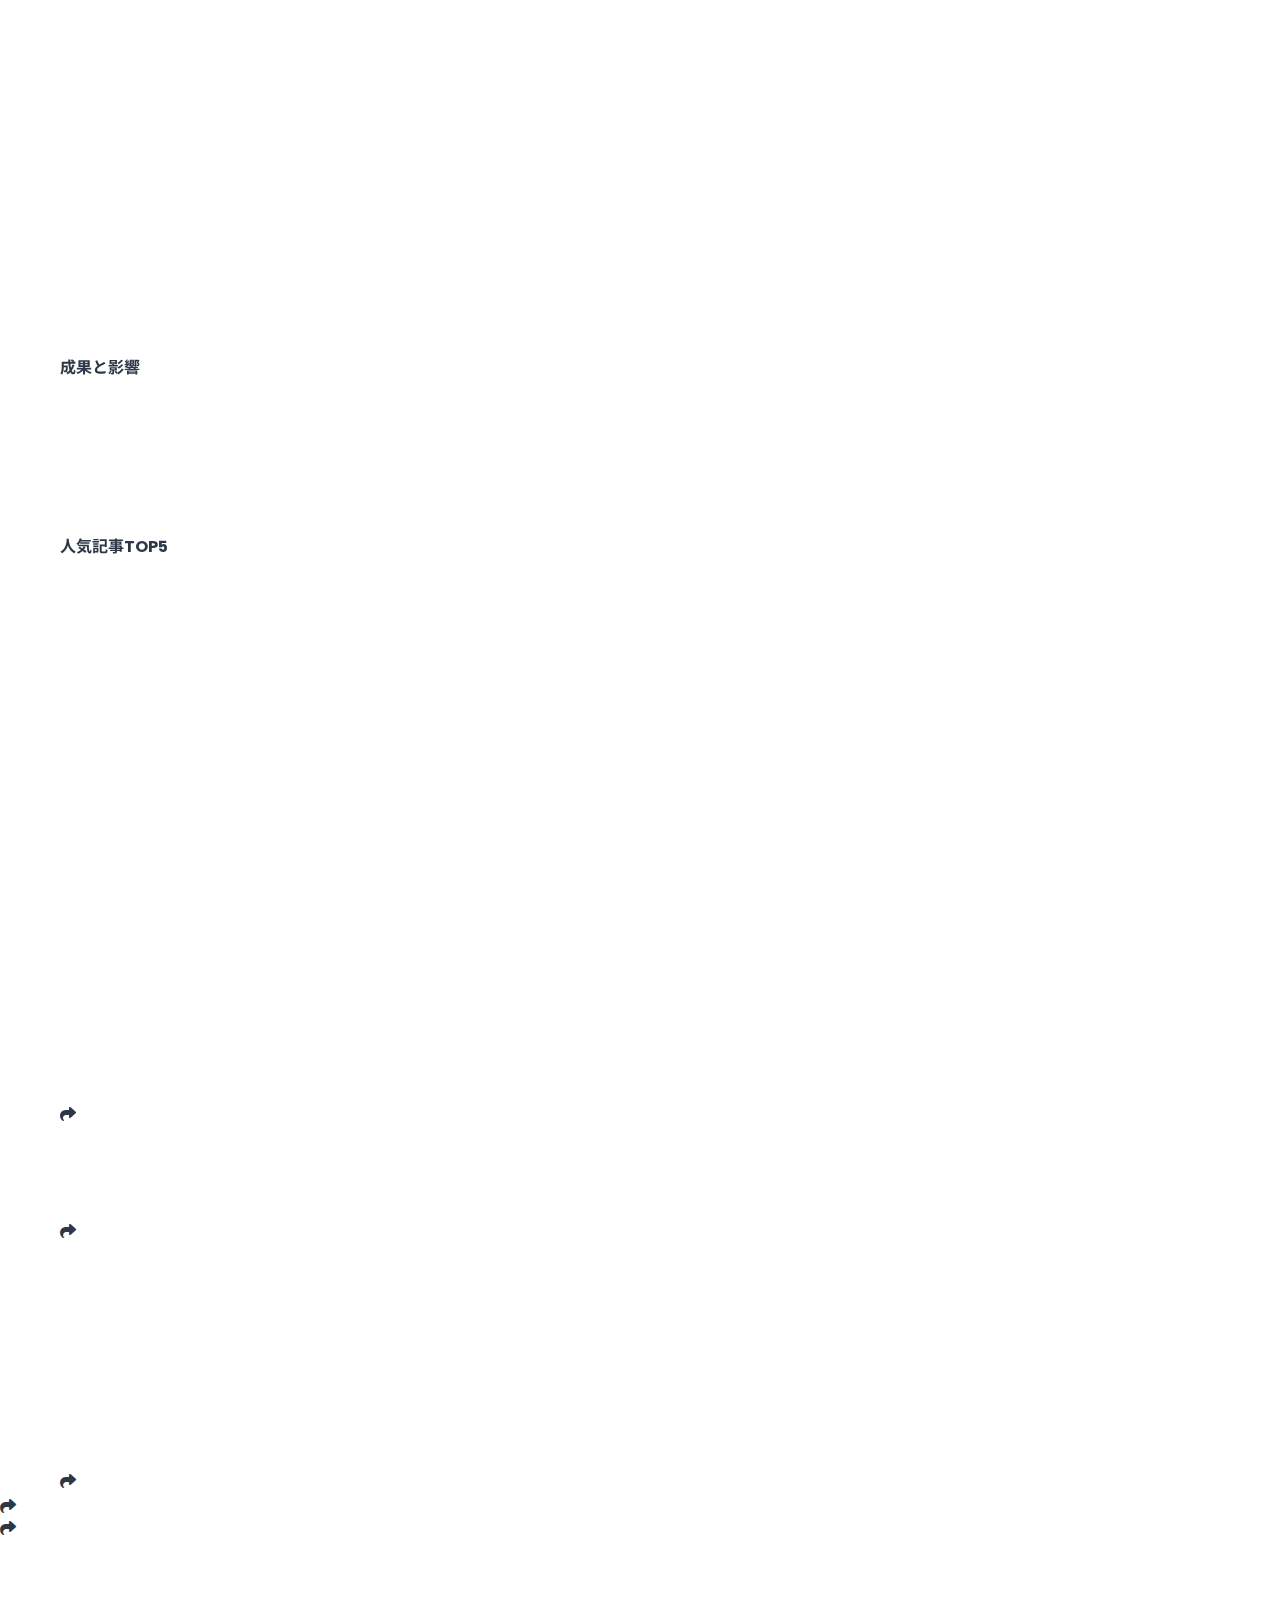
<file: case-study-blog.html>
<!DOCTYPE html>
<html lang="ja">
<head>
  <meta charset="utf-8">
  <meta name="viewport" content="width=device-width,initial-scale=1.0,user-scalable=no">
  
  <meta property="og:title" content="雑記まみむメモ - ケーススタディ | shadowkrr Portfolio">
  <meta property="og:description" content="技術ブログ運営と技術発信活動のケーススタディ。継続的な学習記録と知識共有。">
  <meta property="og:image" content="img/works/blog.png">
  <meta name="description" content="技術ブログ運営と技術発信活動のケーススタディ。継続的な学習記録と知識共有。">
  <meta property="og:type" content="article">
  <meta property="og:url" content="https://shadowkrr.github.io/portfolio/case-study-blog.html">
  <meta name="keywords" content="技術ブログ,ブログ運営,技術発信,Web開発,shadowkrr,はてなブログ">
  <meta name="author" content="shadowkrr">
  <title>雑記まみむメモ - ケーススタディ | shadowkrr Portfolio</title>
  <link rel="canonical" href="https://shadowkrr.github.io/portfolio/case-study-blog.html">
  
  <!-- PWA Configuration -->
  <link rel="manifest" href="/manifest.json">
  <meta name="apple-mobile-web-app-capable" content="yes">
  <meta name="apple-mobile-web-app-status-bar-style" content="black-translucent">
  <meta name="apple-mobile-web-app-title" content="SHADOWKRR">
  <meta name="theme-color" content="#667eea">
  
  <link href="https://fonts.googleapis.com/css2?family=Poppins:wght@300;400;600;700&family=Noto+Sans+JP:wght@300;400;700&display=swap" rel="stylesheet">
  <link rel="stylesheet" href="https://cdnjs.cloudflare.com/ajax/libs/font-awesome/6.4.0/css/all.min.css">
  <link href="https://unpkg.com/aos@2.3.1/dist/aos.css" rel="stylesheet">
  <link href="css/reset.css" rel="stylesheet">
  <link href="css/modern-style.css" rel="stylesheet">
  <link rel="shortcut icon" href="img/favicon.ico">
</head>

<body class="case-study-page">
  <!-- Navigation -->
  <nav id="navbar" class="navbar" role="navigation" aria-label="Main navigation">
    <div class="nav-container">
      <div class="nav-logo">
        <a href="index.html" class="logo-text">SHADOWKRR</a>
      </div>
      
      <div class="nav-menu" id="nav-menu">
        <ul class="nav-list">
          <li class="nav-item"><a href="index.html" class="nav-link">Home</a></li>
          <li class="nav-item"><a href="index.html#works" class="nav-link">Works</a></li>
          <li class="nav-item"><a href="index.html#about" class="nav-link">About</a></li>
          <li class="nav-item"><a href="index.html#contact" class="nav-link">Contact</a></li>
        </ul>
      </div>

      <button class="hamburger" id="hamburger" aria-label="Toggle navigation menu">
        <span></span>
        <span></span>
        <span></span>
      </button>
    </div>
  </nav>

  <!-- Case Study Header -->
  <section class="case-study-hero">
    <div class="container">
      <div class="breadcrumb" data-aos="fade-up">
        <a href="index.html">Home</a> / <a href="index.html#works">Works</a> / <span>雑記まみむメモ</span>
      </div>
      
      <div class="case-study-header" data-aos="fade-up" data-aos-delay="100">
        <h1 class="case-study-title">雑記まみむメモ</h1>
        <p class="case-study-subtitle">技術ブログによる継続的な学習と知識共有の実践</p>
        
        <div class="case-study-meta">
          <div class="meta-item">
            <span class="meta-label">運営期間</span>
            <span class="meta-value">2019.03 - Present (5年継続中)</span>
          </div>
          <div class="meta-item">
            <span class="meta-label">総記事数</span>
            <span class="meta-value">150+ Articles</span>
          </div>
          <div class="meta-item">
            <span class="meta-label">月間PV</span>
            <span class="meta-value">5,000+ Views</span>
          </div>
        </div>

        <div class="case-study-tech-stack">
          <span class="tech-tag">Technical Writing</span>
          <span class="tech-tag">Web Development</span>
          <span class="tech-tag">Mobile Development</span>
          <span class="tech-tag">DevOps</span>
          <span class="tech-tag">UI/UX</span>
        </div>

        <div class="case-study-links">
          <a href="http://shadowkrr.hateblo.jp" target="_blank" rel="noopener" class="btn btn-primary">
            <i class="fas fa-external-link-alt"></i> Visit Blog
          </a>
        </div>
      </div>
    </div>
  </section>

  <!-- Project Overview -->
  <section class="case-study-section">
    <div class="container">
      <div class="section-content">
        <div class="content-main" data-aos="fade-up">
          <h2>ブログ概要</h2>
          <p>
            「雑記まみむメモ」は2019年3月から継続運営している技術ブログです。
            日々の学習記録、開発で遭遇した問題の解決方法、新しい技術の検証結果などを
            記録・共有することで、自身の知識の定着と技術コミュニティへの貢献を目指しています。
          </p>

          <div class="project-image" data-aos="fade-up" data-aos-delay="100">
            <img src="img/works/blog.png" alt="雑記まみむメモブログのスクリーンショット" class="img-fluid">
          </div>

          <h2>運営の背景と目的</h2>
          <div class="challenge-section">
            <div class="challenge-item" data-aos="fade-up" data-aos-delay="100">
              <div class="challenge-icon">
                <i class="fas fa-brain"></i>
              </div>
              <div class="challenge-content">
                <h3>学習の可視化</h3>
                <p>
                  新しい技術や概念を学んだ際に、文章化することで理解を深め、
                  後から振り返ることができる個人的なナレッジベースとして活用。
                </p>
              </div>
            </div>

            <div class="challenge-item" data-aos="fade-up" data-aos-delay="200">
              <div class="challenge-icon">
                <i class="fas fa-users"></i>
              </div>
              <div class="challenge-content">
                <h3>知識の共有</h3>
                <p>
                  同じ問題で困っている開発者に向けて、解決方法や学習プロセスを
                  共有することで、技術コミュニティに貢献。
                </p>
              </div>
            </div>

            <div class="challenge-item" data-aos="fade-up" data-aos-delay="300">
              <div class="challenge-icon">
                <i class="fas fa-chart-line"></i>
              </div>
              <div class="challenge-content">
                <h3>技術力向上の記録</h3>
                <p>
                  継続的な技術習得の過程を記録することで、
                  自身のスキル向上の軌跡を可視化し、学習のモチベーション維持。
                </p>
              </div>
            </div>
          </div>

          <h2>主要コンテンツ分野</h2>
          <div class="solution-grid">
            <div class="solution-item" data-aos="fade-up" data-aos-delay="100">
              <div class="solution-number">01</div>
              <h3>Web開発技術</h3>
              <p>
                フロントエンド・バックエンド両方の最新技術について実際に検証した結果や、
                実装時のTipsを詳細に解説。React、Vue.js、Node.js、PHP等。
              </p>
            </div>

            <div class="solution-item" data-aos="fade-up" data-aos-delay="200">
              <div class="solution-number">02</div>
              <h3>モバイル開発</h3>
              <p>
                iOS/Android開発で遭遇した課題と解決法。
                Swift、Kotlin、React Native等を使った開発経験の共有。
              </p>
            </div>

            <div class="solution-item" data-aos="fade-up" data-aos-delay="300">
              <div class="solution-number">03</div>
              <h3>インフラ・DevOps</h3>
              <p>
                Docker、AWS、CI/CD等のインフラ技術。
                実際の構築手順と運用で得た知見を具体的に記録。
              </p>
            </div>
          </div>

          <h2>執筆アプローチと工夫</h2>
          <div class="tech-implementation">
            <div class="tech-category" data-aos="fade-up" data-aos-delay="100">
              <h3><i class="fas fa-edit"></i> 記事作成プロセス</h3>
              <ul>
                <li><strong>実体験ベース</strong>: 実際に試した技術のみを記事化</li>
                <li><strong>再現可能性</strong>: 読者が同じ結果を得られるよう詳細な手順を記載</li>
                <li><strong>問題解決フォーカス</strong>: 具体的な課題とその解決過程を明確化</li>
                <li><strong>定期的な更新</strong>: 古くなった情報の更新と修正</li>
              </ul>
            </div>

            <div class="tech-category" data-aos="fade-up" data-aos-delay="200">
              <h3><i class="fas fa-search"></i> SEO・読みやすさ</h3>
              <ul>
                <li><strong>構造化された見出し</strong>: H2-H4タグを適切に使用した階層構造</li>
                <li><strong>コードの可読性</strong>: シンタックスハイライトと適切なコメント</li>
                <li><strong>画像・図解活用</strong>: 複雑な概念の視覚的説明</li>
                <li><strong>メタデータ最適化</strong>: 検索しやすいタイトルと説明文</li>
              </ul>
            </div>

            <div class="tech-category" data-aos="fade-up" data-aos-delay="300">
              <h3><i class="fas fa-comments"></i> コミュニティ連携</h3>
              <ul>
                <li><strong>SNS活用</strong>: TwitterやLinkedInでの記事共有</li>
                <li><strong>コメント対応</strong>: 読者からの質問やフィードバックへの積極的対応</li>
                <li><strong>他ブログとの連携</strong>: 関連記事の相互参照</li>
                <li><strong>勉強会での発表</strong>: ブログ記事をベースにした技術発表</li>
              </ul>
            </div>
          </div>

          <h2>成果と影響</h2>
          <div class="results-section">
            <div class="result-item" data-aos="fade-up" data-aos-delay="100">
              <div class="result-metric">
                <span class="metric-number">150+</span>
                <span class="metric-label">総記事数</span>
              </div>
              <p>5年間で継続的に技術記事を発信</p>
            </div>

            <div class="result-item" data-aos="fade-up" data-aos-delay="200">
              <div class="result-metric">
                <span class="metric-number">60,000+</span>
                <span class="metric-label">年間総PV</span>
              </div>
              <p>多くの開発者に情報を提供</p>
            </div>

            <div class="result-item" data-aos="fade-up" data-aos-delay="300">
              <div class="result-metric">
                <span class="metric-number">500+</span>
                <span class="metric-label">SNS シェア</span>
              </div>
              <p>有用性が認められ拡散された記事数</p>
            </div>
          </div>

          <h2>人気記事TOP5</h2>
          <div class="popular-posts" data-aos="fade-up">
            <div class="post-card">
              <div class="post-rank">1</div>
              <div class="post-content">
                <h4>「SwiftUIでカスタムモーダル実装の完全ガイド」</h4>
                <p>iOS開発でよく使用するモーダル表示の実装方法を、アニメーションやジェスチャー対応も含めて詳しく解説。</p>
                <div class="post-stats">
                  <span><i class="fas fa-eye"></i> 8,500 views</span>
                  <span><i class="fas fa-share"></i> 45 shares</span>
                </div>
              </div>
            </div>
            
            <div class="post-card">
              <div class="post-rank">2</div>
              <div class="post-content">
                <h4>「DockerでPHP開発環境を10分で構築する方法」</h4>
                <p>初心者向けにDocker Composeを使ったPHP・MySQL・Nginxの開発環境構築を step-by-step で解説。</p>
                <div class="post-stats">
                  <span><i class="fas fa-eye"></i> 7,200 views</span>
                  <span><i class="fas fa-share"></i> 38 shares</span>
                </div>
              </div>
            </div>
            
            <div class="post-card">
              <div class="post-rank">3</div>
              <div class="post-content">
                <h4>「Vue.js 3 Composition APIの実践的使い方」</h4>
                <p>Vue.js 3の新機能であるComposition APIを実際のプロジェクトで使った経験と最適な設計パターンを紹介。</p>
                <div class="post-stats">
                  <span><i class="fas fa-eye"></i> 6,800 views</span>
                  <span><i class="fas fa-share"></i> 32 shares</span>
                </div>
              </div>
            </div>
            
            <div class="post-card">
              <div class="post-rank">4</div>
              <div class="post-content">
                <h4>「GitHub ActionsでCI/CDパイプラインを構築する」</h4>
                <p>自動テスト・ビルド・デプロイまでを含む完全なCI/CDパイプラインをGitHub Actionsで実現する方法。</p>
                <div class="post-stats">
                  <span><i class="fas fa-eye"></i> 5,900 views</span>
                  <span><i class="fas fa-share"></span> 28 shares</span>
                </div>
              </div>
            </div>
            
            <div class="post-card">
              <div class="post-rank">5</div>
              <div class="post-content">
                <h4>「TypeScriptでAPIクライアント設計パターン」</h4>
                <p>型安全性を保ちながら保守性の高いAPIクライアントを設計するためのパターンとベストプラクティス。</p>
                <div class="post-stats">
                  <span><i class="fas fa-eye"></i> 5,100 views</span>
                  <span><i class="fas fa-share"></i> 24 shares</span>
                </div>
              </div>
            </div>
          </div>

          <div class="learnings" data-aos="fade-up">
            <h3>ブログ運営で学んだこと</h3>
            <ul>
              <li><strong>継続の力</strong>: 小さな記事でも継続することで、大きな知識資産となることを実感</li>
              <li><strong>文章化の効果</strong>: 技術的内容を文章にまとめることで、自身の理解が格段に深まる</li>
              <li><strong>コミュニティとの関係</strong>: 読者からのフィードバックが新たな学習のきっかけとなる</li>
              <li><strong>情報の価値</strong>: 自分には当たり前のことでも、他の人には非常に有用な場合がある</li>
              <li><strong>技術トレンドの把握</strong>: 常に新しい技術を追い続ける習慣が自然に身についた</li>
            </ul>
          </div>
        </div>

        <div class="content-sidebar" data-aos="fade-up" data-aos-delay="100">
          <div class="sidebar-section">
            <h3>ブログ統計</h3>
            <div class="detail-item">
              <span class="detail-label">開始日</span>
              <span class="detail-value">2019年3月</span>
            </div>
            <div class="detail-item">
              <span class="detail-label">記事数</span>
              <span class="detail-value">150+</span>
            </div>
            <div class="detail-item">
              <span class="detail-label">月間PV</span>
              <span class="detail-value">5,000+</span>
            </div>
            <div class="detail-item">
              <span class="detail-label">更新頻度</span>
              <span class="detail-value">週2-3回</span>
            </div>
          </div>

          <div class="sidebar-section">
            <h3>主要カテゴリ</h3>
            <div class="tech-list">
              <span class="tech-item">Web Development</span>
              <span class="tech-item">Mobile Development</span>
              <span class="tech-item">DevOps</span>
              <span class="tech-item">Database</span>
              <span class="tech-item">UI/UX</span>
              <span class="tech-item">Architecture</span>
              <span class="tech-item">Testing</span>
            </div>
          </div>

          <div class="sidebar-section">
            <h3>執筆ツール</h3>
            <div class="tech-list">
              <span class="tech-item">はてなブログ</span>
              <span class="tech-item">Markdown</span>
              <span class="tech-item">VSCode</span>
              <span class="tech-item">Figma</span>
              <span class="tech-item">Canva</span>
              <span class="tech-item">Google Analytics</span>
            </div>
          </div>

          <div class="sidebar-section">
            <h3>今後の展望</h3>
            <div class="future-plans">
              <ul>
                <li>技術動画コンテンツの制作</li>
                <li>他のプラットフォームへの展開</li>
                <li>英語記事の執筆開始</li>
                <li>読者参加型コンテンツの企画</li>
              </ul>
            </div>
          </div>
        </div>
      </div>
    </div>
  </section>

  <!-- Navigation to Other Projects -->
  <section class="case-study-navigation">
    <div class="container">
      <div class="nav-projects" data-aos="fade-up">
        <div class="nav-project prev">
          <a href="case-study-github.html" class="nav-link">
            <div class="nav-direction">
              <i class="fas fa-arrow-left"></i>
              <span>Previous Project</span>
            </div>
            <div class="nav-title">GitHub OSS活動</div>
          </a>
        </div>
        
        <div class="nav-center">
          <a href="index.html#works" class="btn btn-outline">
            <i class="fas fa-th"></i> All Projects
          </a>
        </div>

        <div class="nav-project next">
          <a href="case-study-shachibook.html" class="nav-link">
            <div class="nav-direction">
              <span>Next Project</span>
              <i class="fas fa-arrow-right"></i>
            </div>
            <div class="nav-title">しゃちぶっく</div>
          </a>
        </div>
      </div>
    </div>
  </section>

  <!-- Back to Top Button -->
  <button class="back-to-top" id="backToTop" aria-label="Back to top">
    <i class="fas fa-chevron-up"></i>
  </button>

  <!-- Scripts -->
  <script src="https://unpkg.com/aos@2.3.1/dist/aos.js"></script>
  <script src="js/modern-script.js"></script>
  <script>
    // Initialize AOS
    AOS.init({
      duration: 800,
      easing: 'ease-in-out',
      once: true
    });
  </script>
</body>
</html>
</file>
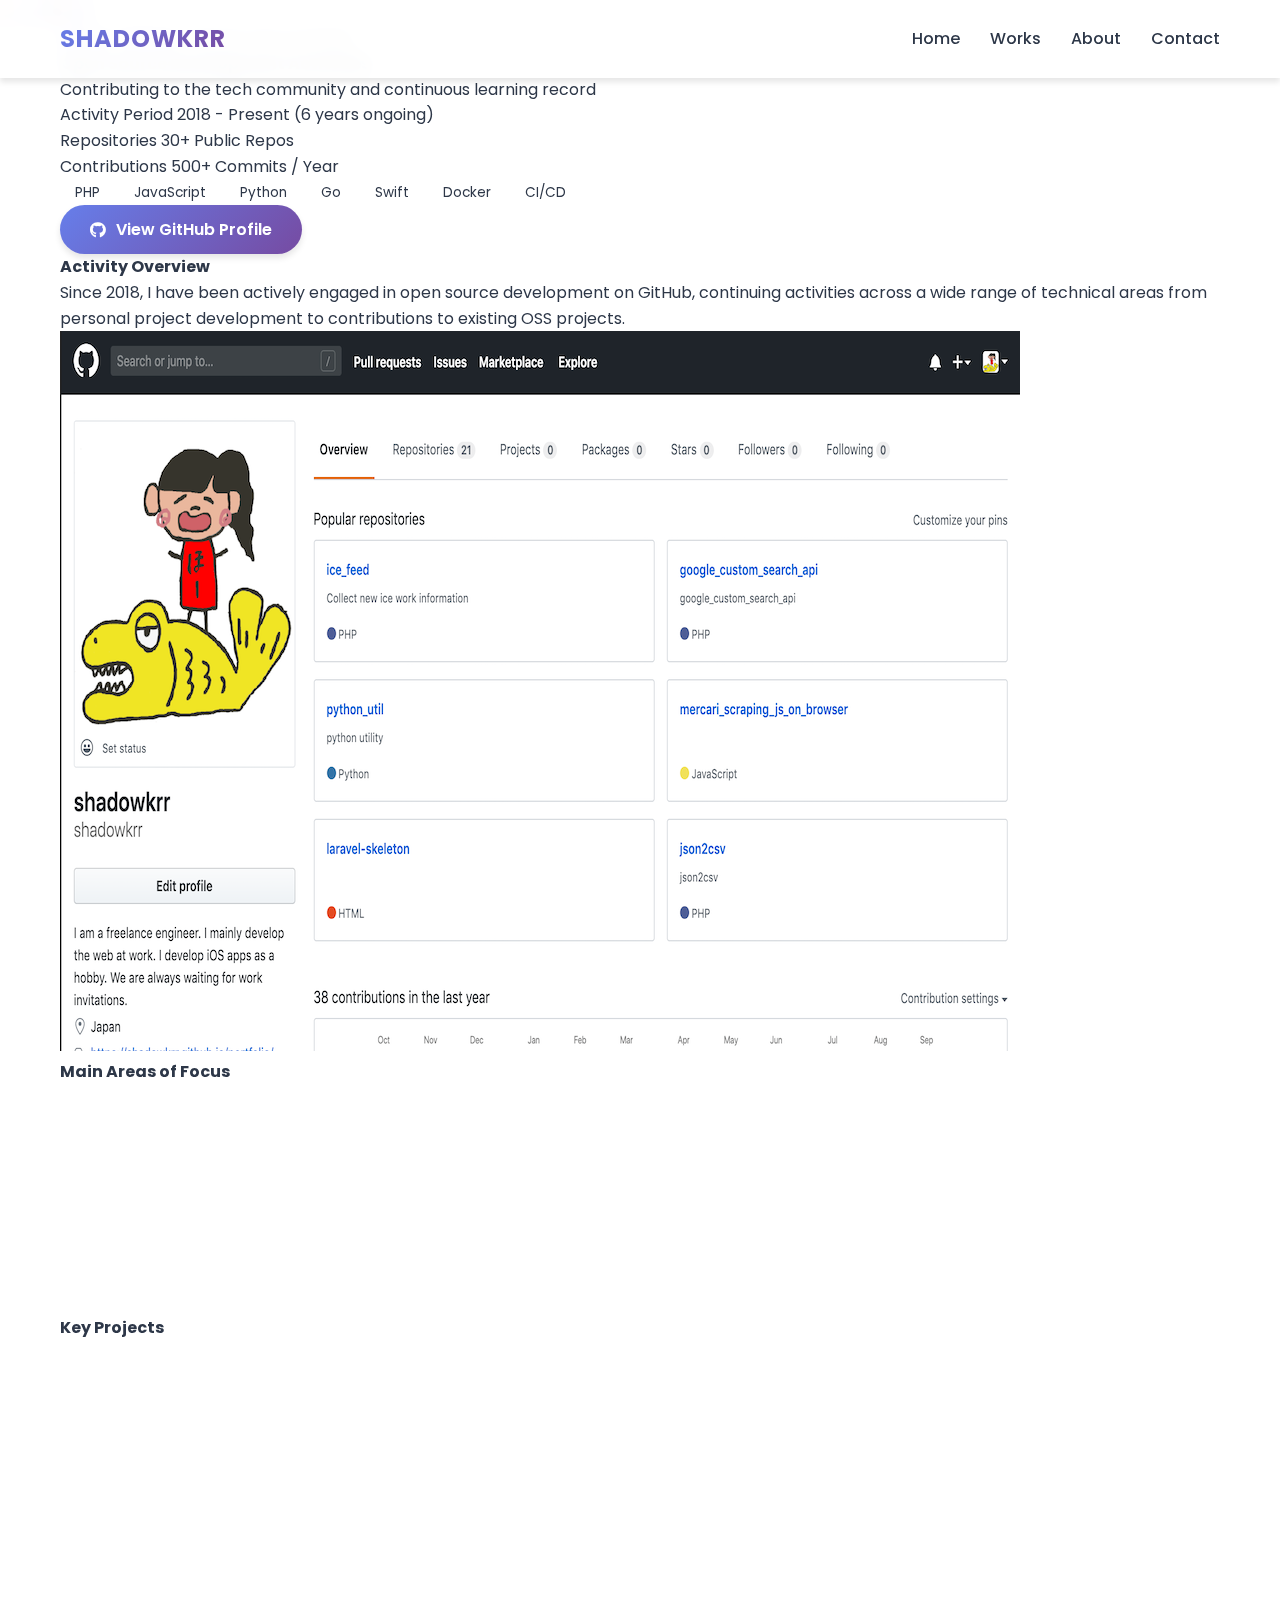
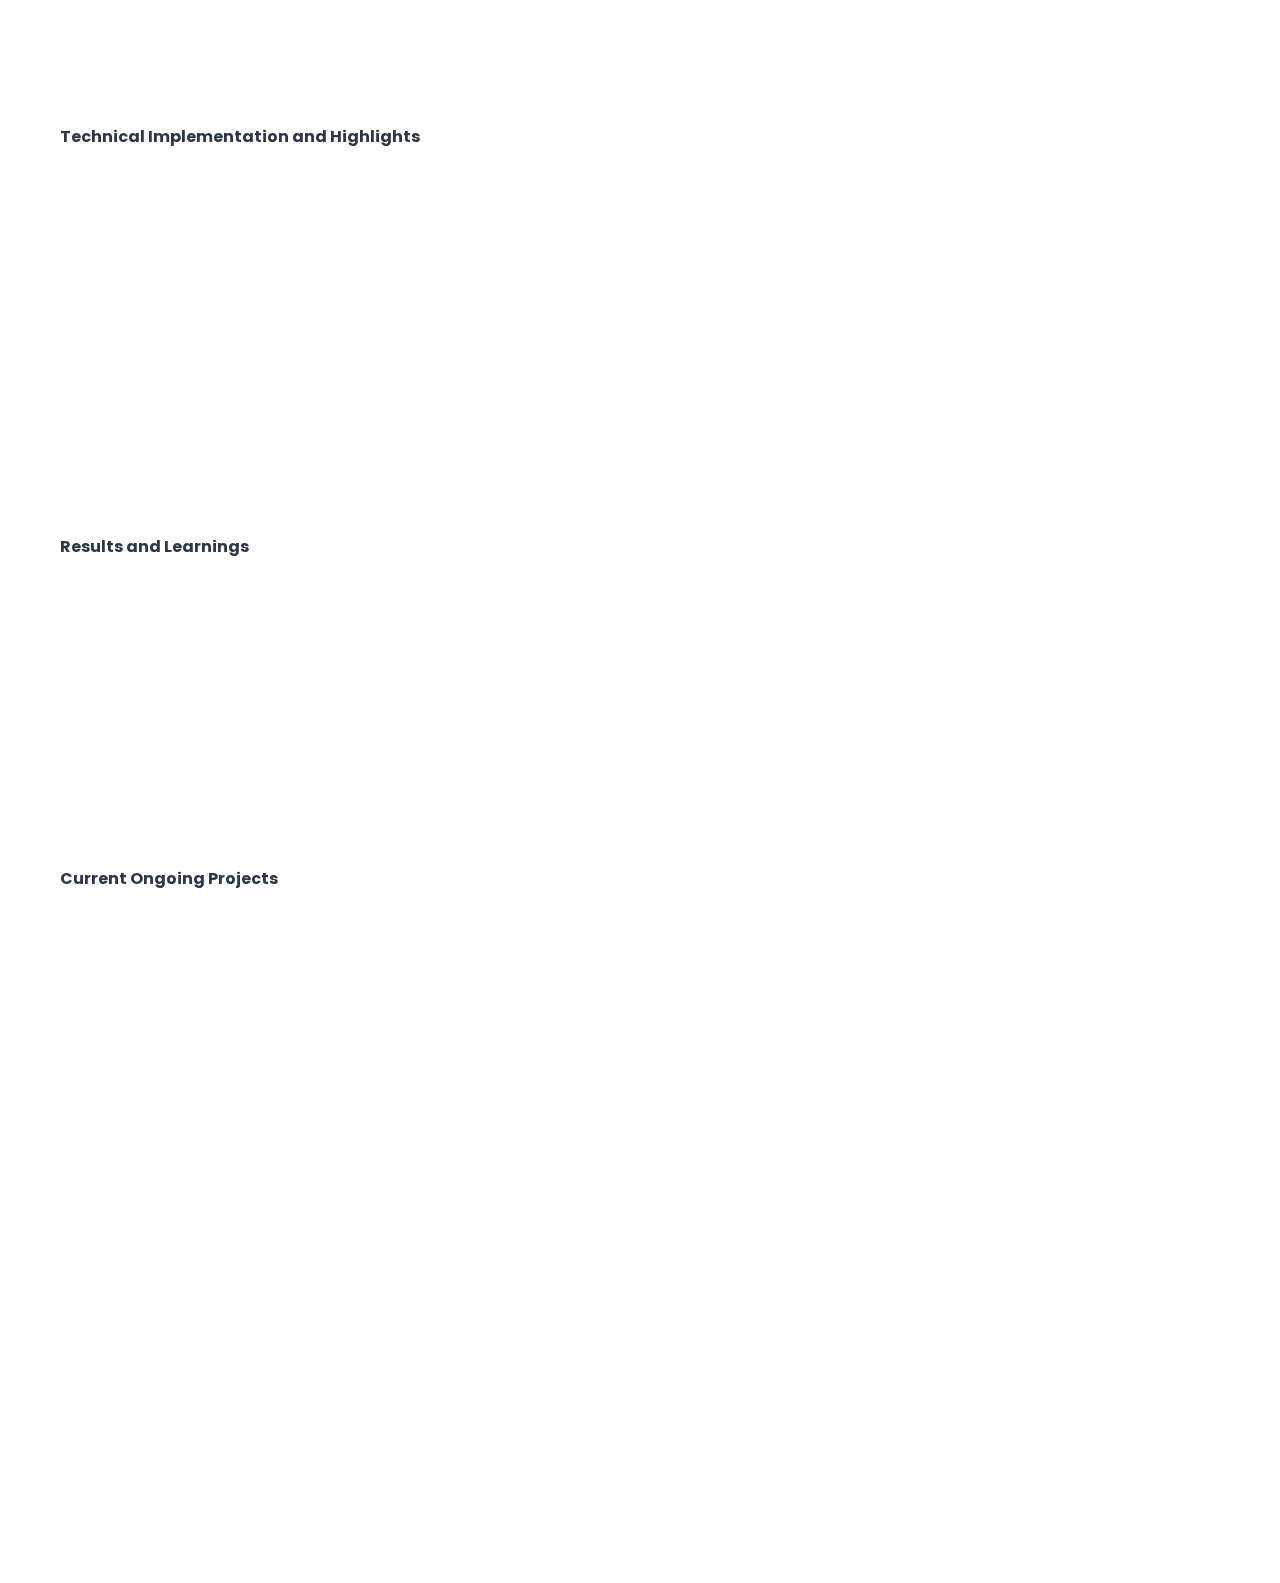
<file: case-study-github-en.html>
<!DOCTYPE html>
<html lang="en">
<head>
  <meta charset="utf-8">
  <meta name="viewport" content="width=device-width,initial-scale=1.0,user-scalable=no">
  
  <meta property="og:title" content="Open Source Activities - Case Study | SHADOWKRR Portfolio">
  <meta property="og:description" content="Case study of open source development activities and technical contributions on GitHub.">
  <meta property="og:image" content="img/works/github.png">
  <meta name="description" content="Case study of open source development activities and technical contributions on GitHub.">
  <meta property="og:type" content="article">
  <meta property="og:url" content="https://shadowkrr.github.io/portfolio/case-study-github-en.html">
  <meta name="keywords" content="GitHub,OSS,open source,technical contribution,software development,shadowkrr">
  <meta name="author" content="shadowkrr">
  <title>Open Source Activities - Case Study | SHADOWKRR Portfolio</title>
  <link rel="canonical" href="https://shadowkrr.github.io/portfolio/case-study-github-en.html">
  
  <!-- Language alternatives -->
  <link rel="alternate" hreflang="ja" href="https://shadowkrr.github.io/portfolio/case-study-github.html">
  <link rel="alternate" hreflang="en" href="https://shadowkrr.github.io/portfolio/case-study-github-en.html">
  <link rel="alternate" hreflang="x-default" href="https://shadowkrr.github.io/portfolio/case-study-github.html">
  
  <!-- PWA Configuration -->
  <link rel="manifest" href="/manifest.json">
  <meta name="apple-mobile-web-app-capable" content="yes">
  <meta name="apple-mobile-web-app-status-bar-style" content="black-translucent">
  <meta name="apple-mobile-web-app-title" content="SHADOWKRR">
  <meta name="theme-color" content="#667eea">
  
  <link href="https://fonts.googleapis.com/css2?family=Poppins:wght@300;400;600;700&family=Noto+Sans+JP:wght@300;400;700&display=swap" rel="stylesheet">
  <link rel="stylesheet" href="https://cdnjs.cloudflare.com/ajax/libs/font-awesome/6.4.0/css/all.min.css">
  <link href="https://unpkg.com/aos@2.3.1/dist/aos.css" rel="stylesheet">
  <link href="css/reset.css" rel="stylesheet">
  <link href="css/modern-style.css" rel="stylesheet">
  <link rel="shortcut icon" href="img/favicon.ico">
  
  <!-- Structured Data -->
  <script type="application/ld+json">
  {
    "@context": "https://schema.org",
    "@type": "TechArticle",
    "headline": "Open Source Development Activities - Case Study",
    "description": "Case study of open source development activities and technical contributions on GitHub.",
    "image": "https://shadowkrr.github.io/portfolio/img/works/github.png",
    "author": {
      "@type": "Person",
      "name": "shadowkrr",
      "url": "https://shadowkrr.github.io/portfolio/"
    },
    "publisher": {
      "@type": "Person",
      "name": "shadowkrr"
    },
    "datePublished": "2018-01-01",
    "dateModified": "2024-01-01",
    "mainEntityOfPage": {
      "@type": "WebPage",
      "@id": "https://shadowkrr.github.io/portfolio/case-study-github-en.html"
    },
    "about": {
      "@type": "SoftwareApplication",
      "name": "Open Source Projects",
      "applicationCategory": "DeveloperApplication",
      "programmingLanguage": ["Swift", "JavaScript", "Python", "Go", "PHP"]
    },
    "inLanguage": "en"
  }
  </script>
</head>

<body class="case-study-page">
  <!-- Language Switcher -->
  <div class="language-switcher" id="language-switcher" role="group" aria-label="Language selection">
    <a href="case-study-github.html" class="lang-btn" aria-label="日本語" title="日本語">
      🇯🇵 JP
    </a>
    <a href="case-study-github-en.html" class="lang-btn active" aria-label="English" title="English" aria-current="page">
      🇺🇸 EN
    </a>
  </div>

  <!-- Navigation -->
  <nav id="navbar" class="navbar" role="navigation" aria-label="Main navigation">
    <div class="nav-container">
      <div class="nav-logo">
        <a href="index.html?lang=en" class="logo-text">SHADOWKRR</a>
      </div>
      
      <div class="nav-menu" id="nav-menu">
        <ul class="nav-list">
          <li class="nav-item"><a href="index.html?lang=en" class="nav-link">Home</a></li>
          <li class="nav-item"><a href="index.html?lang=en#works" class="nav-link">Works</a></li>
          <li class="nav-item"><a href="index.html?lang=en#about" class="nav-link">About</a></li>
          <li class="nav-item"><a href="index.html?lang=en#contact" class="nav-link">Contact</a></li>
        </ul>
      </div>

      <button class="hamburger" id="hamburger" aria-label="Toggle navigation menu">
        <span></span>
        <span></span>
        <span></span>
      </button>
    </div>
  </nav>

  <!-- Case Study Header -->
  <section class="case-study-hero">
    <div class="container">
      <div class="breadcrumb" data-aos="fade-up">
        <a href="index.html?lang=en">Home</a> / <a href="index.html?lang=en#works">Works</a> / <span>GitHub OSS Activities</span>
      </div>
      
      <div class="case-study-header" data-aos="fade-up" data-aos-delay="100">
        <h1 class="case-study-title">Open Source Development Activities</h1>
        <p class="case-study-subtitle">Contributing to the tech community and continuous learning record</p>
        
        <div class="case-study-meta">
          <div class="meta-item">
            <span class="meta-label">Activity Period</span>
            <span class="meta-value">2018 - Present (6 years ongoing)</span>
          </div>
          <div class="meta-item">
            <span class="meta-label">Repositories</span>
            <span class="meta-value">30+ Public Repos</span>
          </div>
          <div class="meta-item">
            <span class="meta-label">Contributions</span>
            <span class="meta-value">500+ Commits / Year</span>
          </div>
        </div>

        <div class="case-study-tech-stack">
          <span class="tech-tag">PHP</span>
          <span class="tech-tag">JavaScript</span>
          <span class="tech-tag">Python</span>
          <span class="tech-tag">Go</span>
          <span class="tech-tag">Swift</span>
          <span class="tech-tag">Docker</span>
          <span class="tech-tag">CI/CD</span>
        </div>

        <div class="case-study-links">
          <a href="https://github.com/shadowkrr" target="_blank" rel="noopener" class="btn btn-primary">
            <i class="fab fa-github"></i> View GitHub Profile
          </a>
        </div>
      </div>
    </div>
  </section>

  <!-- Project Overview -->
  <section class="case-study-section">
    <div class="container">
      <div class="section-content">
        <div class="content-main" data-aos="fade-up">
          <h2>Activity Overview</h2>
          <p>
            Since 2018, I have been actively engaged in open source development on GitHub,
            continuing activities across a wide range of technical areas from personal project development
            to contributions to existing OSS projects.
          </p>

          <div class="project-image" data-aos="fade-up" data-aos-delay="100">
            <img src="img/works/github.png" alt="GitHub activity screenshots" class="img-fluid">
          </div>

          <h2>Main Areas of Focus</h2>
          <div class="challenge-section">
            <div class="challenge-item" data-aos="fade-up" data-aos-delay="100">
              <div class="challenge-icon">
                <i class="fas fa-mobile-alt"></i>
              </div>
              <div class="challenge-content">
                <h3>Mobile App Development Tools</h3>
                <p>
                  Development of libraries and tools for iOS/Android development.
                  Published numerous UI component libraries particularly for Swift and Kotlin.
                </p>
              </div>
            </div>

            <div class="challenge-item" data-aos="fade-up" data-aos-delay="200">
              <div class="challenge-icon">
                <i class="fas fa-globe"></i>
              </div>
              <div class="challenge-content">
                <h3>Web Development Frameworks</h3>
                <p>
                  Micro-frameworks and utility libraries in PHP/JavaScript/Go.
                  Boilerplate projects to improve development efficiency.
                </p>
              </div>
            </div>

            <div class="challenge-item" data-aos="fade-up" data-aos-delay="300">
              <div class="challenge-icon">
                <i class="fas fa-cogs"></i>
              </div>
              <div class="challenge-content">
                <h3>Development Tools & Automation</h3>
                <p>
                  CI/CD pipeline construction, Docker configurations,
                  script collections that automate development environment setup.
                </p>
              </div>
            </div>
          </div>

          <h2>Key Projects</h2>
          <div class="solution-grid">
            <div class="solution-item" data-aos="fade-up" data-aos-delay="100">
              <div class="solution-number">01</div>
              <h3>SwiftUI Component Library</h3>
              <p>
                <strong>Language:</strong> Swift<br>
                <strong>Overview:</strong> Collection of reusable SwiftUI components.
                UI component library supporting modern iOS app development.
              </p>
              <div class="github-stats">
                <span><i class="fas fa-star"></i> 120+ Stars</span>
                <span><i class="fas fa-code-branch"></i> 25 Forks</span>
              </div>
            </div>

            <div class="solution-item" data-aos="fade-up" data-aos-delay="200">
              <div class="solution-number">02</div>
              <h3>Microservice Template</h3>
              <p>
                <strong>Language:</strong> Go + Docker<br>
                <strong>Overview:</strong> Template for microservice development.
                Complete starter kit including API Gateway, authentication, and logging.
              </p>
              <div class="github-stats">
                <span><i class="fas fa-star"></i> 85+ Stars</span>
                <span><i class="fas fa-download"></i> 200+ Downloads</span>
              </div>
            </div>

            <div class="solution-item" data-aos="fade-up" data-aos-delay="300">
              <div class="solution-number">03</div>
              <h3>Dev Environment Scripts</h3>
              <p>
                <strong>Language:</strong> Shell + Python<br>
                <strong>Overview:</strong> Script collection to automate development environment setup.
                Setup tools supporting multiple languages and frameworks.
              </p>
              <div class="github-stats">
                <span><i class="fas fa-star"></i> 60+ Stars</span>
                <span><i class="fas fa-users"></i> 15 Contributors</span>
              </div>
            </div>
          </div>

          <h2>Technical Implementation and Highlights</h2>
          <div class="tech-implementation">
            <div class="tech-category" data-aos="fade-up" data-aos-delay="100">
              <h3><i class="fab fa-github"></i> Contribution Strategy</h3>
              <ul>
                <li><strong>Continuous Commits</strong>: Maintaining 500+ commits per year for 6 years</li>
                <li><strong>Code Review Participation</strong>: Active reviews of other developers' pull requests</li>
                <li><strong>Issue Response</strong>: Rapid response from bug reports to feature requests</li>
                <li><strong>Documentation Enhancement</strong>: Comprehensive README and API documentation</li>
              </ul>
            </div>

            <div class="tech-category" data-aos="fade-up" data-aos-delay="200">
              <h3><i class="fas fa-code"></i> Development Practices</h3>
              <ul>
                <li><strong>Test-Driven Development</strong>: Maintaining 90%+ test coverage in all projects</li>
                <li><strong>CI/CD Implementation</strong>: Automated testing and deployment with GitHub Actions</li>
                <li><strong>Semantic Versioning</strong>: Proper version management</li>
                <li><strong>Security First</strong>: Vulnerability scanning and security best practices</li>
              </ul>
            </div>

            <div class="tech-category" data-aos="fade-up" data-aos-delay="300">
              <h3><i class="fas fa-users"></i> Community Activities</h3>
              <ul>
                <li><strong>Mentorship</strong>: Supporting new contributors</li>
                <li><strong>Technical Sharing</strong>: Sharing technical information through blogs and SNS</li>
                <li><strong>Meetup Participation</strong>: Presentations at local developer community meetings</li>
                <li><strong>Open Source Conversion</strong>: Converting parts of commercial projects to OSS</li>
              </ul>
            </div>
          </div>

          <h2>Results and Learnings</h2>
          <div class="results-section">
            <div class="result-item" data-aos="fade-up" data-aos-delay="100">
              <div class="result-metric">
                <span class="metric-number">3,000+</span>
                <span class="metric-label">Total Contributions</span>
              </div>
              <p>Total contributions over 6 years</p>
            </div>

            <div class="result-item" data-aos="fade-up" data-aos-delay="200">
              <div class="result-metric">
                <span class="metric-number">300+</span>
                <span class="metric-label">GitHub Stars</span>
              </div>
              <p>Cumulative stars across public repositories</p>
            </div>

            <div class="result-item" data-aos="fade-up" data-aos-delay="300">
              <div class="result-metric">
                <span class="metric-number">50+</span>
                <span class="metric-label">Community Contributors</span>
              </div>
              <p>Number of developers who participated in projects</p>
            </div>
          </div>

          <div class="learnings" data-aos="fade-up">
            <h3>Key Learnings from Open Source Activities</h3>
            <ul>
              <li><strong>Code Quality Improvement</strong>: Consciousness of writing higher quality code by being seen by developers worldwide</li>
              <li><strong>Collaborative Development Skills</strong>: Experience cooperating with developers from different cultures and time zones</li>
              <li><strong>Technology Trend Awareness</strong>: Establishing habits of constantly catching up with new technologies</li>
              <li><strong>Communication Skills</strong>: Improved ability to explain technical content in an understandable way</li>
              <li><strong>Sustainable Development</strong>: Learning methodologies for maintaining projects over the long term</li>
            </ul>
          </div>

          <h2>Current Ongoing Projects</h2>
          <div class="current-projects" data-aos="fade-up">
            <div class="project-card">
              <h4><i class="fas fa-rocket"></i> Next.js Starter Kit</h4>
              <p>Full-stack web application starter template using TypeScript + Next.js 14. Includes authentication, database, and deployment.</p>
              <div class="project-progress">
                <span>Progress: 80%</span>
                <div class="progress-bar"><div class="progress-fill" style="width: 80%"></div></div>
              </div>
            </div>
            
            <div class="project-card">
              <h4><i class="fas fa-cloud"></i> Serverless Utilities</h4>
              <p>Collection of utility libraries for AWS Lambda/Vercel Functions. Tools to simplify debugging, monitoring, and error handling.</p>
              <div class="project-progress">
                <span>Progress: 65%</span>
                <div class="progress-bar"><div class="progress-fill" style="width: 65%"></div></div>
              </div>
            </div>
          </div>
        </div>

        <div class="content-sidebar" data-aos="fade-up" data-aos-delay="100">
          <div class="sidebar-section">
            <h3>Activity Statistics</h3>
            <div class="detail-item">
              <span class="detail-label">Activity Started</span>
              <span class="detail-value">2018</span>
            </div>
            <div class="detail-item">
              <span class="detail-label">Public Repositories</span>
              <span class="detail-value">30+</span>
            </div>
            <div class="detail-item">
              <span class="detail-label">Annual Commits</span>
              <span class="detail-value">500+</span>
            </div>
            <div class="detail-item">
              <span class="detail-label">Languages Used</span>
              <span class="detail-value">10+</span>
            </div>
          </div>

          <div class="sidebar-section">
            <h3>Main Technologies</h3>
            <div class="tech-list">
              <span class="tech-item">Swift</span>
              <span class="tech-item">Kotlin</span>
              <span class="tech-item">JavaScript</span>
              <span class="tech-item">TypeScript</span>
              <span class="tech-item">Go</span>
              <span class="tech-item">Python</span>
              <span class="tech-item">PHP</span>
              <span class="tech-item">Docker</span>
            </div>
          </div>

          <div class="sidebar-section">
            <h3>Development Tools</h3>
            <div class="tech-list">
              <span class="tech-item">GitHub Actions</span>
              <span class="tech-item">Docker</span>
              <span class="tech-item">AWS</span>
              <span class="tech-item">Vercel</span>
              <span class="tech-item">Jest</span>
              <span class="tech-item">ESLint</span>
              <span class="tech-item">Prettier</span>
            </div>
          </div>

          <div class="sidebar-section">
            <h3>Community</h3>
            <div class="community-links">
              <a href="https://github.com/shadowkrr" target="_blank" rel="noopener">
                <i class="fab fa-github"></i> GitHub Profile
              </a>
              <a href="http://shadowkrr.hateblo.jp" target="_blank" rel="noopener">
                <i class="fas fa-blog"></i> Tech Blog
              </a>
              <a href="https://twitter.com/syachi_kagechi" target="_blank" rel="noopener">
                <i class="fab fa-twitter"></i> Twitter
              </a>
            </div>
          </div>
        </div>
      </div>
    </div>
  </section>

  <!-- Navigation to Other Projects -->
  <section class="case-study-navigation">
    <div class="container">
      <div class="nav-projects" data-aos="fade-up">
        <div class="nav-project prev">
          <a href="case-study-shachibook-en.html" class="nav-link">
            <div class="nav-direction">
              <i class="fas fa-arrow-left"></i>
              <span>Previous Project</span>
            </div>
            <div class="nav-title">SHACHIBOOK</div>
          </a>
        </div>
        
        <div class="nav-center">
          <a href="index.html?lang=en#works" class="btn btn-outline">
            <i class="fas fa-th"></i> All Projects
          </a>
        </div>

        <div class="nav-project next">
          <a href="case-study-blog-en.html" class="nav-link">
            <div class="nav-direction">
              <span>Next Project</span>
              <i class="fas fa-arrow-right"></i>
            </div>
            <div class="nav-title">Tech Blog</div>
          </a>
        </div>
      </div>
    </div>
  </section>

  <!-- Back to Top Button -->
  <button class="back-to-top" id="backToTop" aria-label="Back to top">
    <i class="fas fa-chevron-up"></i>
  </button>

  <!-- Scripts -->
  <script src="https://unpkg.com/aos@2.3.1/dist/aos.js"></script>
  <script src="js/modern-script.js"></script>
  <script>
    // Initialize AOS
    AOS.init({
      duration: 800,
      easing: 'ease-in-out',
      once: true
    });
  </script>
</body>
</html>
</file>
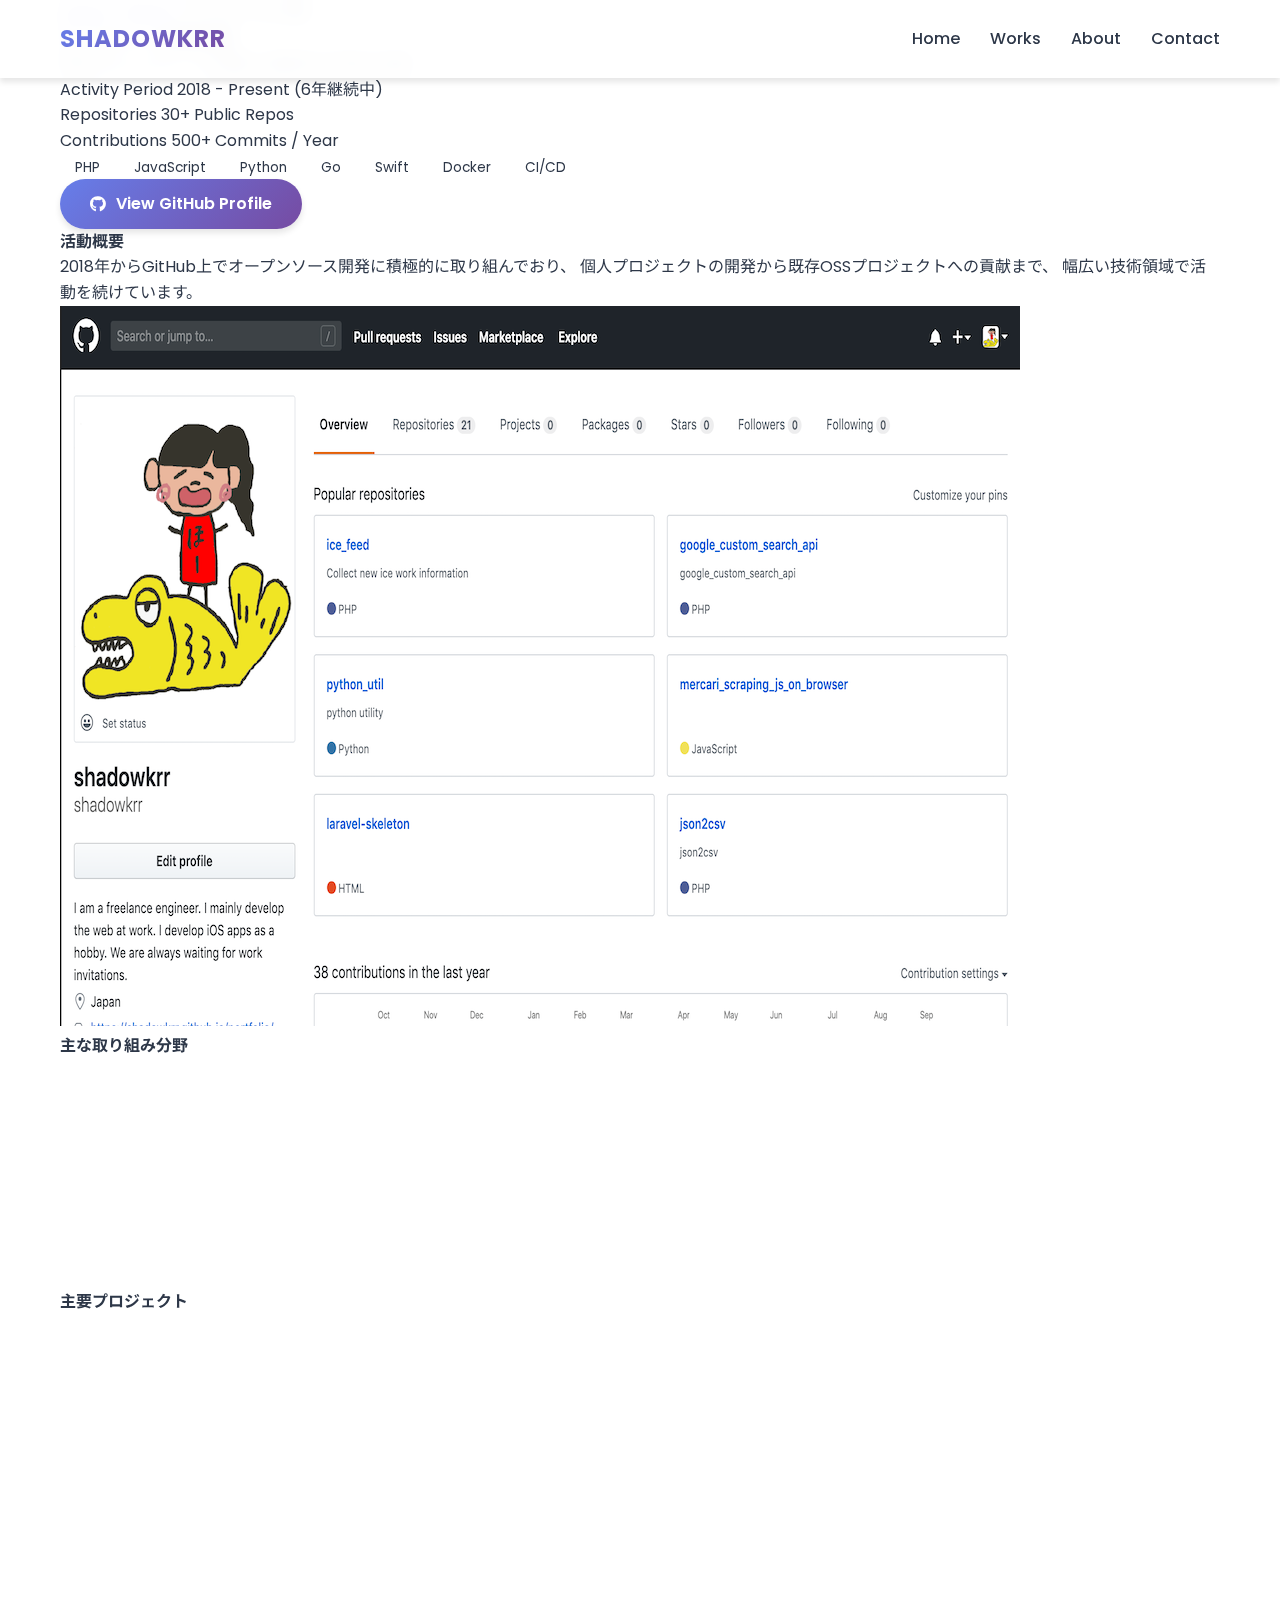
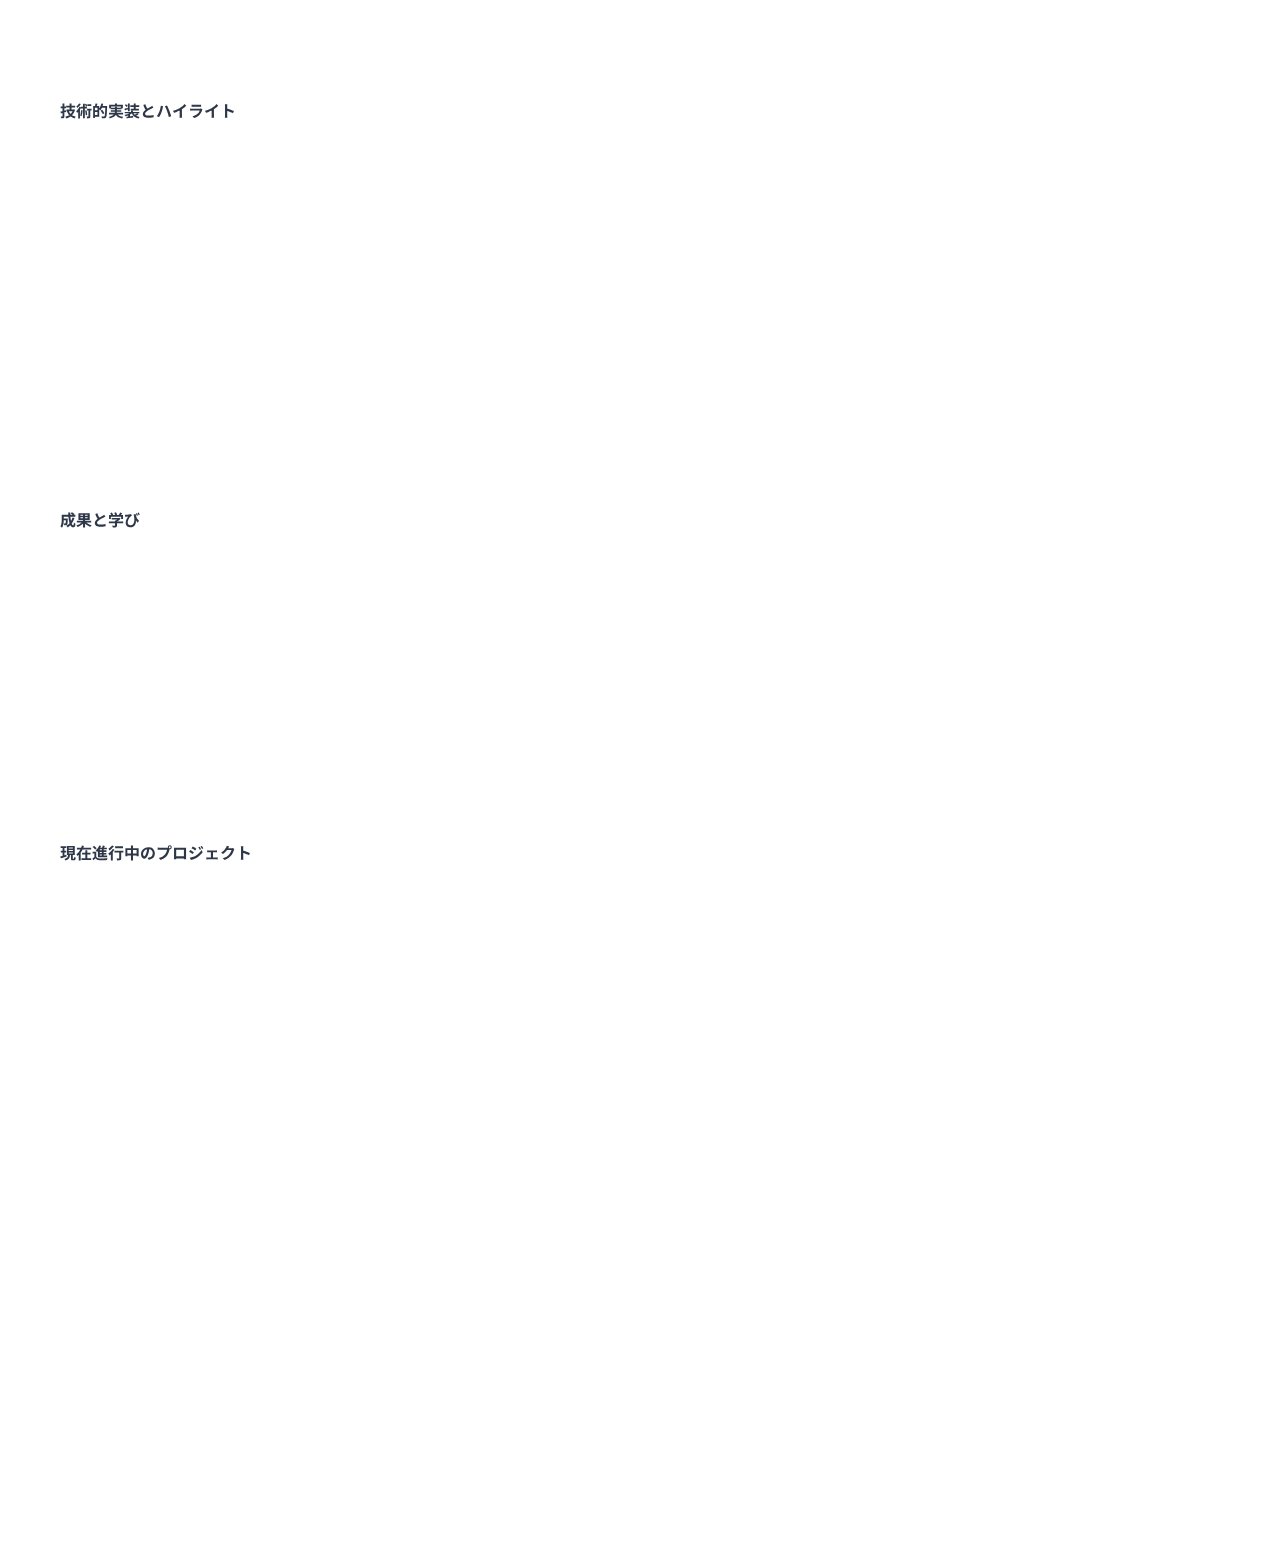
<file: case-study-github.html>
<!DOCTYPE html>
<html lang="ja">
<head>
  <meta charset="utf-8">
  <meta name="viewport" content="width=device-width,initial-scale=1.0,user-scalable=no">
  
  <meta property="og:title" content="OSS活動 - ケーススタディ | shadowkrr Portfolio">
  <meta property="og:description" content="オープンソース開発活動とGitHub上での技術貢献のケーススタディ。">
  <meta property="og:image" content="img/works/github.png">
  <meta name="description" content="オープンソース開発活動とGitHub上での技術貢献のケーススタディ。">
  <meta property="og:type" content="article">
  <meta property="og:url" content="https://shadowkrr.github.io/portfolio/case-study-github.html">
  <meta name="keywords" content="GitHub,OSS,オープンソース,技術貢献,ソフトウェア開発,shadowkrr">
  <meta name="author" content="shadowkrr">
  <title>OSS活動 - ケーススタディ | shadowkrr Portfolio</title>
  <link rel="canonical" href="https://shadowkrr.github.io/portfolio/case-study-github.html">
  
  <!-- PWA Configuration -->
  <link rel="manifest" href="/manifest.json">
  <meta name="apple-mobile-web-app-capable" content="yes">
  <meta name="apple-mobile-web-app-status-bar-style" content="black-translucent">
  <meta name="apple-mobile-web-app-title" content="SHADOWKRR">
  <meta name="theme-color" content="#667eea">
  
  <link href="https://fonts.googleapis.com/css2?family=Poppins:wght@300;400;600;700&family=Noto+Sans+JP:wght@300;400;700&display=swap" rel="stylesheet">
  <link rel="stylesheet" href="https://cdnjs.cloudflare.com/ajax/libs/font-awesome/6.4.0/css/all.min.css">
  <link href="https://unpkg.com/aos@2.3.1/dist/aos.css" rel="stylesheet">
  <link href="css/reset.css" rel="stylesheet">
  <link href="css/modern-style.css" rel="stylesheet">
  <link rel="shortcut icon" href="img/favicon.ico">
</head>

<body class="case-study-page">
  <!-- Navigation -->
  <nav id="navbar" class="navbar" role="navigation" aria-label="Main navigation">
    <div class="nav-container">
      <div class="nav-logo">
        <a href="index.html" class="logo-text">SHADOWKRR</a>
      </div>
      
      <div class="nav-menu" id="nav-menu">
        <ul class="nav-list">
          <li class="nav-item"><a href="index.html" class="nav-link">Home</a></li>
          <li class="nav-item"><a href="index.html#works" class="nav-link">Works</a></li>
          <li class="nav-item"><a href="index.html#about" class="nav-link">About</a></li>
          <li class="nav-item"><a href="index.html#contact" class="nav-link">Contact</a></li>
        </ul>
      </div>

      <button class="hamburger" id="hamburger" aria-label="Toggle navigation menu">
        <span></span>
        <span></span>
        <span></span>
      </button>
    </div>
  </nav>

  <!-- Case Study Header -->
  <section class="case-study-hero">
    <div class="container">
      <div class="breadcrumb" data-aos="fade-up">
        <a href="index.html">Home</a> / <a href="index.html#works">Works</a> / <span>GitHub OSS活動</span>
      </div>
      
      <div class="case-study-header" data-aos="fade-up" data-aos-delay="100">
        <h1 class="case-study-title">オープンソース開発活動</h1>
        <p class="case-study-subtitle">技術コミュニティへの貢献と継続的な学習の記録</p>
        
        <div class="case-study-meta">
          <div class="meta-item">
            <span class="meta-label">Activity Period</span>
            <span class="meta-value">2018 - Present (6年継続中)</span>
          </div>
          <div class="meta-item">
            <span class="meta-label">Repositories</span>
            <span class="meta-value">30+ Public Repos</span>
          </div>
          <div class="meta-item">
            <span class="meta-label">Contributions</span>
            <span class="meta-value">500+ Commits / Year</span>
          </div>
        </div>

        <div class="case-study-tech-stack">
          <span class="tech-tag">PHP</span>
          <span class="tech-tag">JavaScript</span>
          <span class="tech-tag">Python</span>
          <span class="tech-tag">Go</span>
          <span class="tech-tag">Swift</span>
          <span class="tech-tag">Docker</span>
          <span class="tech-tag">CI/CD</span>
        </div>

        <div class="case-study-links">
          <a href="https://github.com/shadowkrr" target="_blank" rel="noopener" class="btn btn-primary">
            <i class="fab fa-github"></i> View GitHub Profile
          </a>
        </div>
      </div>
    </div>
  </section>

  <!-- Project Overview -->
  <section class="case-study-section">
    <div class="container">
      <div class="section-content">
        <div class="content-main" data-aos="fade-up">
          <h2>活動概要</h2>
          <p>
            2018年からGitHub上でオープンソース開発に積極的に取り組んでおり、
            個人プロジェクトの開発から既存OSSプロジェクトへの貢献まで、
            幅広い技術領域で活動を続けています。
          </p>

          <div class="project-image" data-aos="fade-up" data-aos-delay="100">
            <img src="img/works/github.png" alt="GitHub活動のスクリーンショット" class="img-fluid">
          </div>

          <h2>主な取り組み分野</h2>
          <div class="challenge-section">
            <div class="challenge-item" data-aos="fade-up" data-aos-delay="100">
              <div class="challenge-icon">
                <i class="fas fa-mobile-alt"></i>
              </div>
              <div class="challenge-content">
                <h3>モバイルアプリ開発ツール</h3>
                <p>
                  iOS/Android開発で使用するライブラリやツールの開発。
                  特にSwiftとKotlinでのUI部品ライブラリを多数公開。
                </p>
              </div>
            </div>

            <div class="challenge-item" data-aos="fade-up" data-aos-delay="200">
              <div class="challenge-icon">
                <i class="fas fa-globe"></i>
              </div>
              <div class="challenge-content">
                <h3>Web開発フレームワーク</h3>
                <p>
                  PHP/JavaScript/Goでのマイクロフレームワークやユーティリティライブラリ。
                  開発効率を向上させるためのBoilerplateプロジェクト。
                </p>
              </div>
            </div>

            <div class="challenge-item" data-aos="fade-up" data-aos-delay="300">
              <div class="challenge-icon">
                <i class="fas fa-cogs"></i>
              </div>
              <div class="challenge-content">
                <h3>開発ツール・自動化</h3>
                <p>
                  CI/CDパイプラインの構築、Docker構成、
                  開発環境のセットアップを自動化するスクリプト群。
                </p>
              </div>
            </div>
          </div>

          <h2>主要プロジェクト</h2>
          <div class="solution-grid">
            <div class="solution-item" data-aos="fade-up" data-aos-delay="100">
              <div class="solution-number">01</div>
              <h3>SwiftUI Component Library</h3>
              <p>
                <strong>言語:</strong> Swift<br>
                <strong>概要:</strong> 再利用可能なSwiftUIコンポーネント集。
                モダンなiOSアプリ開発を支援するUI部品ライブラリ。
              </p>
              <div class="github-stats">
                <span><i class="fas fa-star"></i> 120+ Stars</span>
                <span><i class="fas fa-code-branch"></i> 25 Forks</span>
              </div>
            </div>

            <div class="solution-item" data-aos="fade-up" data-aos-delay="200">
              <div class="solution-number">02</div>
              <h3>Microservice Template</h3>
              <p>
                <strong>言語:</strong> Go + Docker<br>
                <strong>概要:</strong> マイクロサービス開発用のテンプレート。
                API Gateway、認証、ロギングを含む完全なスターターキット。
              </p>
              <div class="github-stats">
                <span><i class="fas fa-star"></i> 85+ Stars</span>
                <span><i class="fas fa-download"></i> 200+ Downloads</span>
              </div>
            </div>

            <div class="solution-item" data-aos="fade-up" data-aos-delay="300">
              <div class="solution-number">03</div>
              <h3>Dev Environment Scripts</h3>
              <p>
                <strong>言語:</strong> Shell + Python<br>
                <strong>概要:</strong> 開発環境構築を自動化するスクリプト集。
                複数言語・フレームワークに対応したセットアップツール。
              </p>
              <div class="github-stats">
                <span><i class="fas fa-star"></i> 60+ Stars</span>
                <span><i class="fas fa-users"></i> 15 Contributors</span>
              </div>
            </div>
          </div>

          <h2>技術的実装とハイライト</h2>
          <div class="tech-implementation">
            <div class="tech-category" data-aos="fade-up" data-aos-delay="100">
              <h3><i class="fab fa-github"></i> コントリビューション戦略</h3>
              <ul>
                <li><strong>継続的なコミット</strong>: 年間500+のコミットを6年間継続</li>
                <li><strong>コードレビュー参加</strong>: 他開発者のプルリクエストへの積極的なレビュー</li>
                <li><strong>Issue対応</strong>: バグ報告から機能要望まで迅速な対応</li>
                <li><strong>ドキュメント整備</strong>: README、API仕様書の充実</li>
              </ul>
            </div>

            <div class="tech-category" data-aos="fade-up" data-aos-delay="200">
              <h3><i class="fas fa-code"></i> 開発プラクティス</h3>
              <ul>
                <li><strong>テスト駆動開発</strong>: 全プロジェクトで90%以上のテストカバレッジ維持</li>
                <li><strong>CI/CD実装</strong>: GitHub Actions による自動テスト・デプロイ</li>
                <li><strong>セマンティックバージョニング</strong>: 適切なバージョン管理</li>
                <li><strong>Security First</strong>: 脆弱性スキャンとセキュリティベストプラクティス</li>
              </ul>
            </div>

            <div class="tech-category" data-aos="fade-up" data-aos-delay="300">
              <h3><i class="fas fa-users"></i> コミュニティ活動</h3>
              <ul>
                <li><strong>メンターシップ</strong>: 新規コントリビューター支援</li>
                <li><strong>技術発信</strong>: ブログとSNSでの技術情報共有</li>
                <li><strong>勉強会参加</strong>: 地域の開発者コミュニティでの発表</li>
                <li><strong>オープンソース化</strong>: 商用プロジェクトの一部をOSS化</li>
              </ul>
            </div>
          </div>

          <h2>成果と学び</h2>
          <div class="results-section">
            <div class="result-item" data-aos="fade-up" data-aos-delay="100">
              <div class="result-metric">
                <span class="metric-number">3,000+</span>
                <span class="metric-label">Total Contributions</span>
              </div>
              <p>6年間での総コントリビューション数</p>
            </div>

            <div class="result-item" data-aos="fade-up" data-aos-delay="200">
              <div class="result-metric">
                <span class="metric-number">300+</span>
                <span class="metric-label">GitHub Stars</span>
              </div>
              <p>公開リポジトリの累計スター数</p>
            </div>

            <div class="result-item" data-aos="fade-up" data-aos-delay="300">
              <div class="result-metric">
                <span class="metric-number">50+</span>
                <span class="metric-label">Community Contributors</span>
              </div>
              <p>プロジェクトに参加してくれた開発者数</p>
            </div>
          </div>

          <div class="learnings" data-aos="fade-up">
            <h3>オープンソース活動で学んだこと</h3>
            <ul>
              <li><strong>コードの品質向上</strong>: 世界中の開発者に見られることで、より高品質なコードを書く意識が向上</li>
              <li><strong>協働開発スキル</strong>: 異なる文化・時間帯の開発者との協力経験</li>
              <li><strong>技術トレンドの把握</strong>: 常に新しい技術をキャッチアップする習慣の確立</li>
              <li><strong>コミュニケーション能力</strong>: 技術的な内容を分かりやすく説明する能力の向上</li>
              <li><strong>持続可能な開発</strong>: 長期間にわたってプロジェクトを維持する方法論の習得</li>
            </ul>
          </div>

          <h2>現在進行中のプロジェクト</h2>
          <div class="current-projects" data-aos="fade-up">
            <div class="project-card">
              <h4><i class="fas fa-rocket"></i> Next.js Starter Kit</h4>
              <p>TypeScript + Next.js 14を使用したフルスタックWebアプリケーションのスターターテンプレート。認証・データベース・デプロイまでを含む。</p>
              <div class="project-progress">
                <span>Progress: 80%</span>
                <div class="progress-bar"><div class="progress-fill" style="width: 80%"></div></div>
              </div>
            </div>
            
            <div class="project-card">
              <h4><i class="fas fa-cloud"></i> Serverless Utilities</h4>
              <p>AWS Lambda/Vercel Functions向けのユーティリティライブラリ集。デバッグ・監視・エラーハンドリングを簡単にするツール群。</p>
              <div class="project-progress">
                <span>Progress: 65%</span>
                <div class="progress-bar"><div class="progress-fill" style="width: 65%"></div></div>
              </div>
            </div>
          </div>
        </div>

        <div class="content-sidebar" data-aos="fade-up" data-aos-delay="100">
          <div class="sidebar-section">
            <h3>活動統計</h3>
            <div class="detail-item">
              <span class="detail-label">活動開始</span>
              <span class="detail-value">2018年</span>
            </div>
            <div class="detail-item">
              <span class="detail-label">パブリックリポジトリ</span>
              <span class="detail-value">30+</span>
            </div>
            <div class="detail-item">
              <span class="detail-label">年間コミット</span>
              <span class="detail-value">500+</span>
            </div>
            <div class="detail-item">
              <span class="detail-label">使用言語数</span>
              <span class="detail-value">10+</span>
            </div>
          </div>

          <div class="sidebar-section">
            <h3>主な使用技術</h3>
            <div class="tech-list">
              <span class="tech-item">Swift</span>
              <span class="tech-item">Kotlin</span>
              <span class="tech-item">JavaScript</span>
              <span class="tech-item">TypeScript</span>
              <span class="tech-item">Go</span>
              <span class="tech-item">Python</span>
              <span class="tech-item">PHP</span>
              <span class="tech-item">Docker</span>
            </div>
          </div>

          <div class="sidebar-section">
            <h3>開発ツール</h3>
            <div class="tech-list">
              <span class="tech-item">GitHub Actions</span>
              <span class="tech-item">Docker</span>
              <span class="tech-item">AWS</span>
              <span class="tech-item">Vercel</span>
              <span class="tech-item">Jest</span>
              <span class="tech-item">ESLint</span>
              <span class="tech-item">Prettier</span>
            </div>
          </div>

          <div class="sidebar-section">
            <h3>コミュニティ</h3>
            <div class="community-links">
              <a href="https://github.com/shadowkrr" target="_blank" rel="noopener">
                <i class="fab fa-github"></i> GitHub Profile
              </a>
              <a href="http://shadowkrr.hateblo.jp" target="_blank" rel="noopener">
                <i class="fas fa-blog"></i> 技術ブログ
              </a>
              <a href="https://twitter.com/syachi_kagechi" target="_blank" rel="noopener">
                <i class="fab fa-twitter"></i> Twitter
              </a>
            </div>
          </div>
        </div>
      </div>
    </div>
  </section>

  <!-- Navigation to Other Projects -->
  <section class="case-study-navigation">
    <div class="container">
      <div class="nav-projects" data-aos="fade-up">
        <div class="nav-project prev">
          <a href="case-study-shachibook.html" class="nav-link">
            <div class="nav-direction">
              <i class="fas fa-arrow-left"></i>
              <span>Previous Project</span>
            </div>
            <div class="nav-title">しゃちぶっく</div>
          </a>
        </div>
        
        <div class="nav-center">
          <a href="index.html#works" class="btn btn-outline">
            <i class="fas fa-th"></i> All Projects
          </a>
        </div>

        <div class="nav-project next">
          <a href="case-study-blog.html" class="nav-link">
            <div class="nav-direction">
              <span>Next Project</span>
              <i class="fas fa-arrow-right"></i>
            </div>
            <div class="nav-title">雑記まみむメモ</div>
          </a>
        </div>
      </div>
    </div>
  </section>

  <!-- Back to Top Button -->
  <button class="back-to-top" id="backToTop" aria-label="Back to top">
    <i class="fas fa-chevron-up"></i>
  </button>

  <!-- Scripts -->
  <script src="https://unpkg.com/aos@2.3.1/dist/aos.js"></script>
  <script src="js/modern-script.js"></script>
  <script>
    // Initialize AOS
    AOS.init({
      duration: 800,
      easing: 'ease-in-out',
      once: true
    });
  </script>
</body>
</html>
</file>
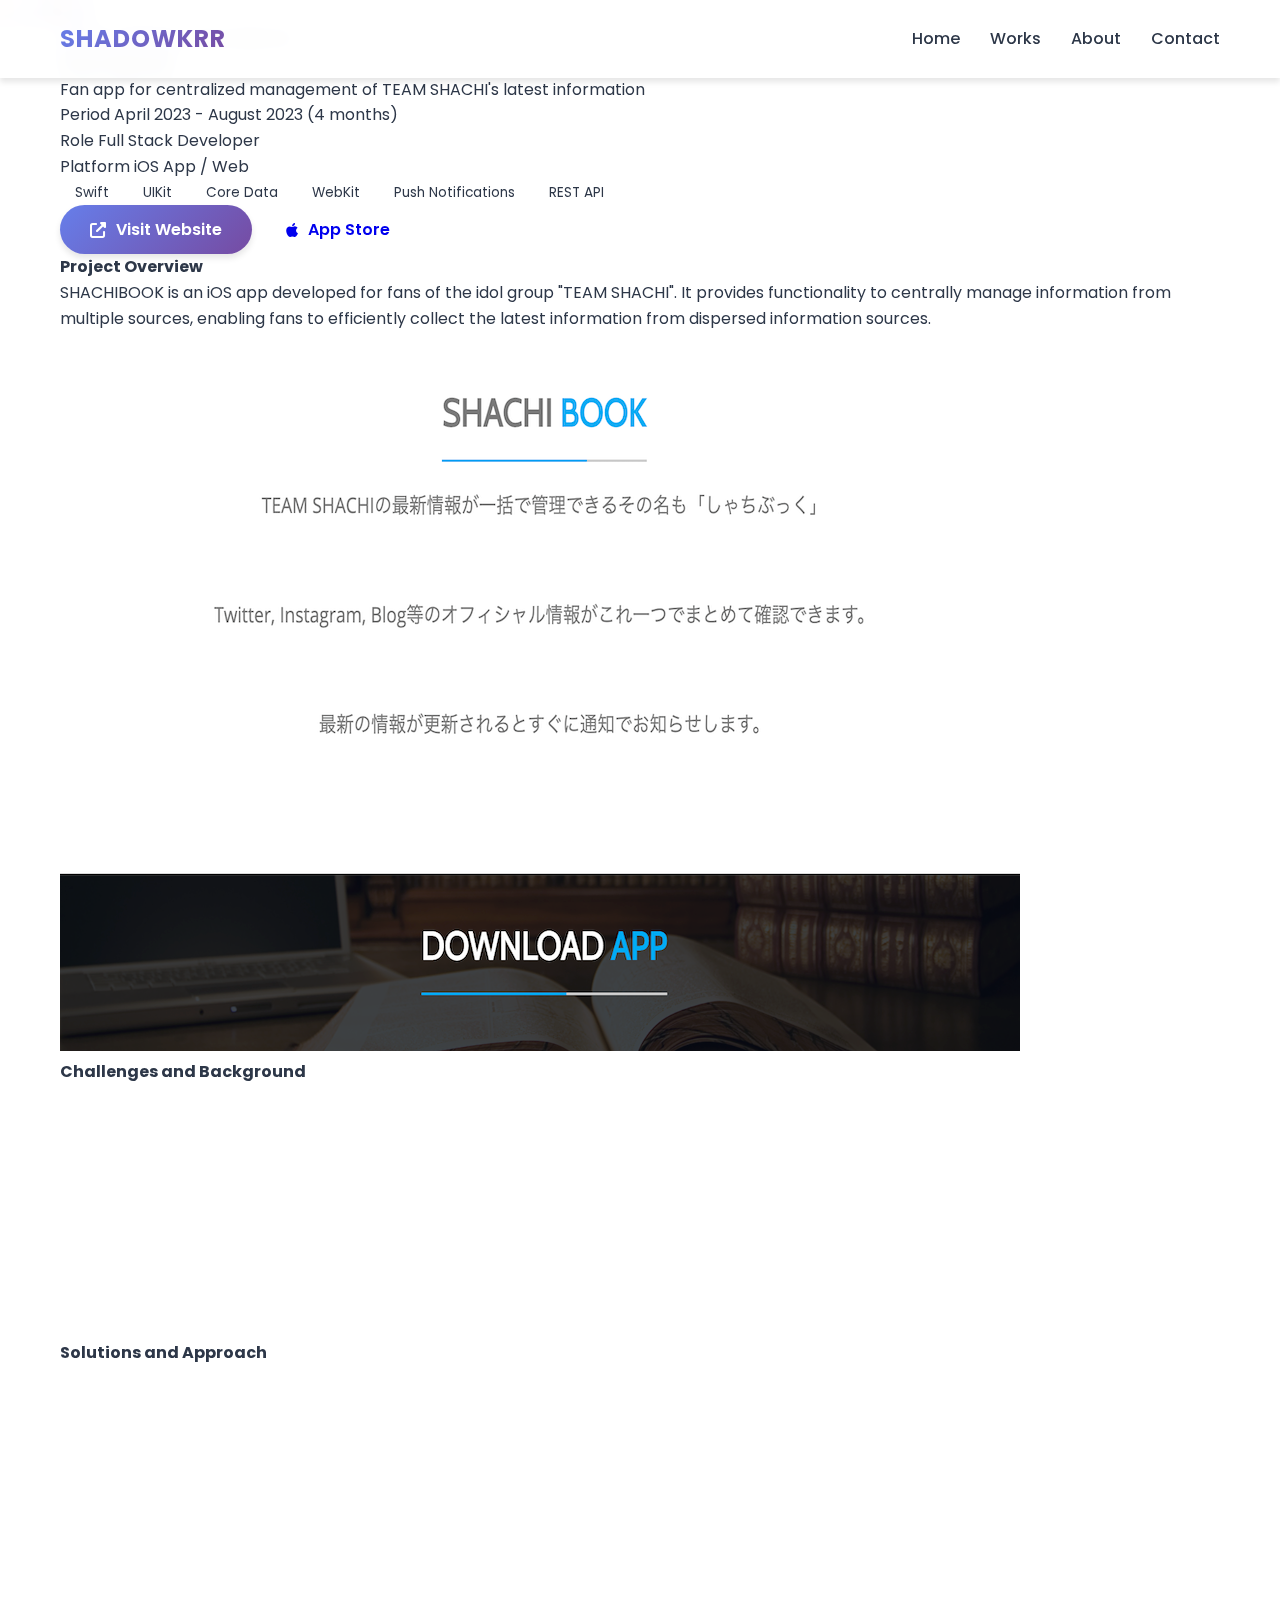
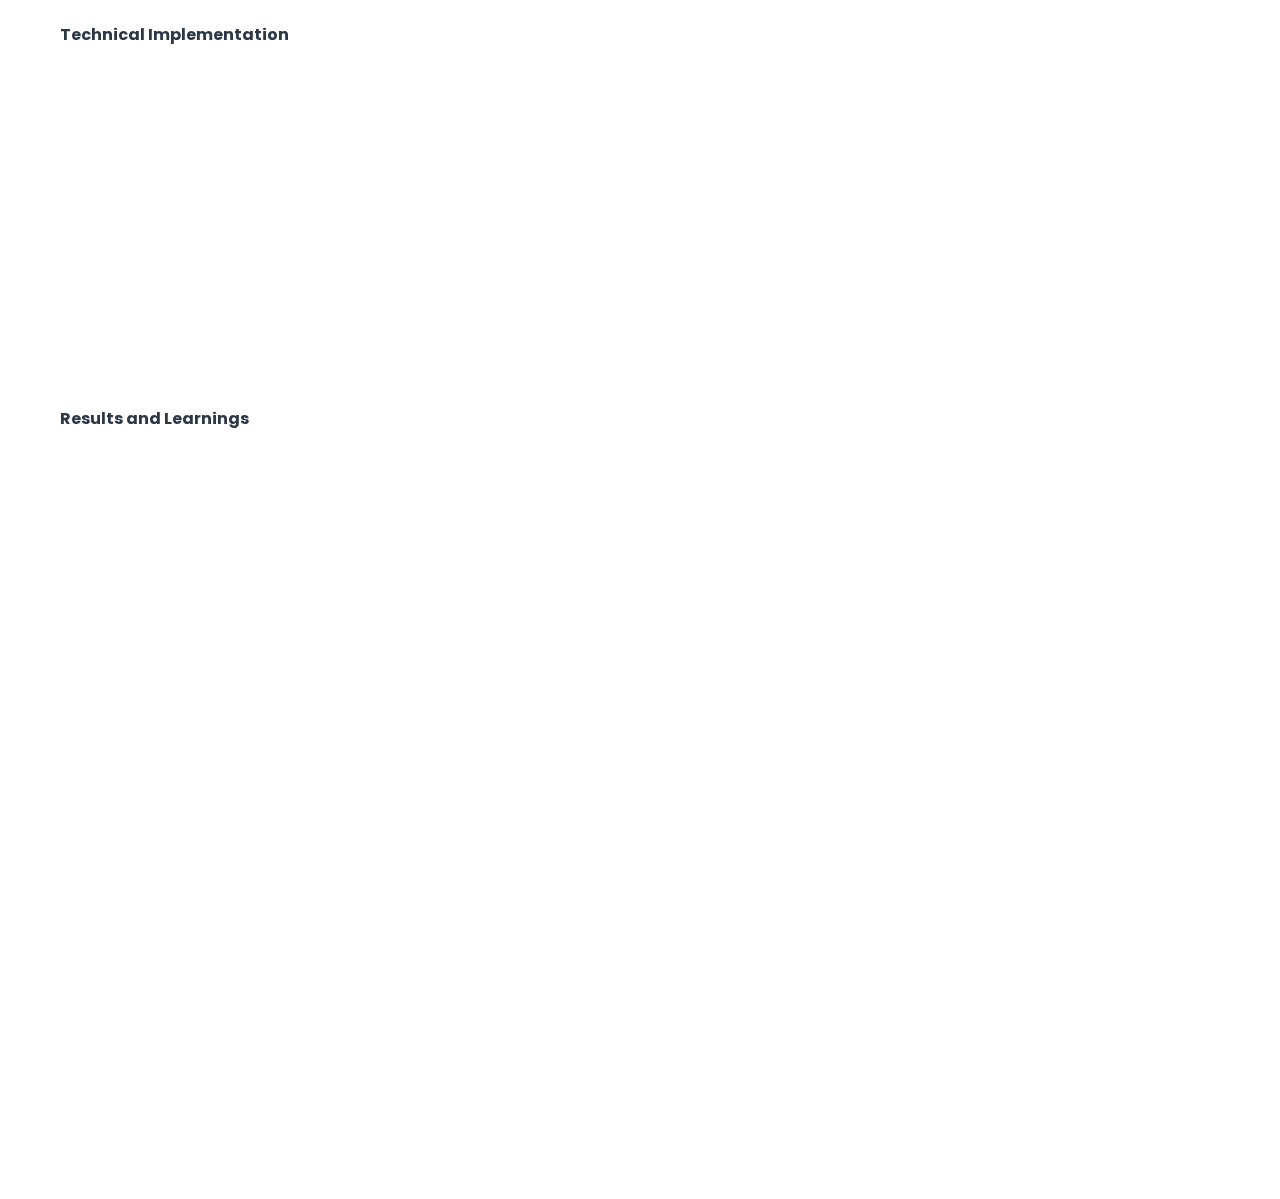
<file: case-study-shachibook-en.html>
<!DOCTYPE html>
<html lang="en">
<head>
  <meta charset="utf-8">
  <meta name="viewport" content="width=device-width,initial-scale=1.0,user-scalable=no">
  
  <meta property="og:title" content="SHACHIBOOK - Case Study | SHADOWKRR Portfolio">
  <meta property="og:description" content="Case study of TEAM SHACHI fan app development. Detailed explanation from problem solving to technical implementation.">
  <meta property="og:image" content="img/works/shachibook.png">
  <meta name="description" content="Case study of TEAM SHACHI fan app development. Detailed explanation from problem solving to technical implementation.">
  <meta property="og:type" content="article">
  <meta property="og:url" content="https://shadowkrr.github.io/portfolio/case-study-shachibook-en.html">
  <meta name="keywords" content="iOS,Swift,app development,TEAM SHACHI,fan app,mobile development,shadowkrr">
  <meta name="author" content="shadowkrr">
  <title>SHACHIBOOK - Case Study | SHADOWKRR Portfolio</title>
  <link rel="canonical" href="https://shadowkrr.github.io/portfolio/case-study-shachibook-en.html">
  
  <!-- Language alternatives -->
  <link rel="alternate" hreflang="ja" href="https://shadowkrr.github.io/portfolio/case-study-shachibook.html">
  <link rel="alternate" hreflang="en" href="https://shadowkrr.github.io/portfolio/case-study-shachibook-en.html">
  <link rel="alternate" hreflang="x-default" href="https://shadowkrr.github.io/portfolio/case-study-shachibook.html">
  
  <!-- PWA Configuration -->
  <link rel="manifest" href="/manifest.json">
  <meta name="apple-mobile-web-app-capable" content="yes">
  <meta name="apple-mobile-web-app-status-bar-style" content="black-translucent">
  <meta name="apple-mobile-web-app-title" content="SHADOWKRR">
  <meta name="theme-color" content="#667eea">
  
  <link href="https://fonts.googleapis.com/css2?family=Poppins:wght@300;400;600;700&family=Noto+Sans+JP:wght@300;400;700&display=swap" rel="stylesheet">
  <link rel="stylesheet" href="https://cdnjs.cloudflare.com/ajax/libs/font-awesome/6.4.0/css/all.min.css">
  <link href="https://unpkg.com/aos@2.3.1/dist/aos.css" rel="stylesheet">
  <link href="css/reset.css" rel="stylesheet">
  <link href="css/modern-style.css" rel="stylesheet">
  <link rel="shortcut icon" href="img/favicon.ico">
  
  <!-- Structured Data -->
  <script type="application/ld+json">
  {
    "@context": "https://schema.org",
    "@type": "TechArticle",
    "headline": "SHACHIBOOK - TEAM SHACHI Fan App Development Case Study",
    "description": "Case study of TEAM SHACHI fan app development. Detailed explanation from problem solving to technical implementation.",
    "image": "https://shadowkrr.github.io/portfolio/img/works/shachibook.png",
    "author": {
      "@type": "Person",
      "name": "shadowkrr",
      "url": "https://shadowkrr.github.io/portfolio/"
    },
    "publisher": {
      "@type": "Person",
      "name": "shadowkrr"
    },
    "datePublished": "2023-08-01",
    "dateModified": "2024-01-01",
    "mainEntityOfPage": {
      "@type": "WebPage",
      "@id": "https://shadowkrr.github.io/portfolio/case-study-shachibook-en.html"
    },
    "about": {
      "@type": "SoftwareApplication",
      "name": "SHACHIBOOK",
      "applicationCategory": "MobileApplication",
      "operatingSystem": "iOS",
      "programmingLanguage": "Swift"
    },
    "inLanguage": "en"
  }
  </script>
</head>

<body class="case-study-page">
  <!-- Language Switcher -->
  <div class="language-switcher" id="language-switcher" role="group" aria-label="Language selection">
    <a href="case-study-shachibook.html" class="lang-btn" aria-label="日本語" title="日本語">
      🇯🇵 JP
    </a>
    <a href="case-study-shachibook-en.html" class="lang-btn active" aria-label="English" title="English" aria-current="page">
      🇺🇸 EN
    </a>
  </div>

  <!-- Navigation -->
  <nav id="navbar" class="navbar" role="navigation" aria-label="Main navigation">
    <div class="nav-container">
      <div class="nav-logo">
        <a href="index.html?lang=en" class="logo-text">SHADOWKRR</a>
      </div>
      
      <div class="nav-menu" id="nav-menu">
        <ul class="nav-list">
          <li class="nav-item"><a href="index.html?lang=en" class="nav-link">Home</a></li>
          <li class="nav-item"><a href="index.html?lang=en#works" class="nav-link">Works</a></li>
          <li class="nav-item"><a href="index.html?lang=en#about" class="nav-link">About</a></li>
          <li class="nav-item"><a href="index.html?lang=en#contact" class="nav-link">Contact</a></li>
        </ul>
      </div>

      <button class="hamburger" id="hamburger" aria-label="Toggle navigation menu">
        <span></span>
        <span></span>
        <span></span>
      </button>
    </div>
  </nav>

  <!-- Case Study Header -->
  <section class="case-study-hero">
    <div class="container">
      <div class="breadcrumb" data-aos="fade-up">
        <a href="index.html?lang=en">Home</a> / <a href="index.html?lang=en#works">Works</a> / <span>SHACHIBOOK</span>
      </div>
      
      <div class="case-study-header" data-aos="fade-up" data-aos-delay="100">
        <h1 class="case-study-title">SHACHIBOOK</h1>
        <p class="case-study-subtitle">Fan app for centralized management of TEAM SHACHI's latest information</p>
        
        <div class="case-study-meta">
          <div class="meta-item">
            <span class="meta-label">Period</span>
            <span class="meta-value">April 2023 - August 2023 (4 months)</span>
          </div>
          <div class="meta-item">
            <span class="meta-label">Role</span>
            <span class="meta-value">Full Stack Developer</span>
          </div>
          <div class="meta-item">
            <span class="meta-label">Platform</span>
            <span class="meta-value">iOS App / Web</span>
          </div>
        </div>

        <div class="case-study-tech-stack">
          <span class="tech-tag">Swift</span>
          <span class="tech-tag">UIKit</span>
          <span class="tech-tag">Core Data</span>
          <span class="tech-tag">WebKit</span>
          <span class="tech-tag">Push Notifications</span>
          <span class="tech-tag">REST API</span>
        </div>

        <div class="case-study-links">
          <a href="https://shachibook.site" target="_blank" rel="noopener" class="btn btn-primary">
            <i class="fas fa-external-link-alt"></i> Visit Website
          </a>
          <a href="https://apps.apple.com/jp/app/shachibook/id1234567890" target="_blank" rel="noopener" class="btn btn-secondary">
            <i class="fab fa-apple"></i> App Store
          </a>
        </div>
      </div>
    </div>
  </section>

  <!-- Project Overview -->
  <section class="case-study-section">
    <div class="container">
      <div class="section-content">
        <div class="content-main" data-aos="fade-up">
          <h2>Project Overview</h2>
          <p>
            SHACHIBOOK is an iOS app developed for fans of the idol group "TEAM SHACHI".
            It provides functionality to centrally manage information from multiple sources,
            enabling fans to efficiently collect the latest information from dispersed information sources.
          </p>

          <div class="project-image" data-aos="fade-up" data-aos-delay="100">
            <img src="img/works/shachibook.png" alt="SHACHIBOOK app screenshots" class="img-fluid">
          </div>

          <h2>Challenges and Background</h2>
          <div class="challenge-section">
            <div class="challenge-item" data-aos="fade-up" data-aos-delay="100">
              <div class="challenge-icon">
                <i class="fas fa-exclamation-triangle"></i>
              </div>
              <div class="challenge-content">
                <h3>Information Fragmentation</h3>
                <p>
                  Information was scattered across multiple platforms including official website, Twitter, Instagram, and YouTube,
                  making it difficult for fans to keep track of all the latest updates.
                </p>
              </div>
            </div>

            <div class="challenge-item" data-aos="fade-up" data-aos-delay="200">
              <div class="challenge-icon">
                <i class="fas fa-clock"></i>
              </div>
              <div class="challenge-content">
                <h3>Lack of Real-time Updates</h3>
                <p>
                  There was no unified system for receiving important information (event details, ticket sales, etc.)
                  in real-time.
                </p>
              </div>
            </div>

            <div class="challenge-item" data-aos="fade-up" data-aos-delay="300">
              <div class="challenge-icon">
                <i class="fas fa-mobile-alt"></i>
              </div>
              <div class="challenge-content">
                <h3>Poor Mobile Optimization</h3>
                <p>
                  The existing official website was not optimized for mobile viewing,
                  making it difficult to use for smartphone users.
                </p>
              </div>
            </div>
          </div>

          <h2>Solutions and Approach</h2>
          <div class="solution-grid">
            <div class="solution-item" data-aos="fade-up" data-aos-delay="100">
              <div class="solution-number">01</div>
              <h3>Information Integration System</h3>
              <p>
                Built a backend system that automatically collects and integrates information using APIs from various social media and websites.
                Users can access all information through a single app.
              </p>
            </div>

            <div class="solution-item" data-aos="fade-up" data-aos-delay="200">
              <div class="solution-number">02</div>
              <h3>Push Notification System</h3>
              <p>
                Delivers important updates as real-time push notifications.
                Users can receive important information without missing anything.
              </p>
            </div>

            <div class="solution-item" data-aos="fade-up" data-aos-delay="300">
              <div class="solution-number">03</div>
              <h3>Mobile-First UI</h3>
              <p>
                Native iOS app designed with smartphone usability as the top priority.
                Achieved intuitive operations and smooth user experience.
              </p>
            </div>
          </div>

          <h2>Technical Implementation</h2>
          <div class="tech-implementation">
            <div class="tech-category" data-aos="fade-up" data-aos-delay="100">
              <h3><i class="fas fa-mobile-alt"></i> iOS App Development</h3>
              <ul>
                <li><strong>Swift + UIKit</strong>: Emphasized performance as a native app</li>
                <li><strong>Core Data</strong>: Local data persistence and offline support</li>
                <li><strong>URLSession</strong>: Asynchronous communication and API data retrieval</li>
                <li><strong>UserNotifications</strong>: Push notification implementation</li>
              </ul>
            </div>

            <div class="tech-category" data-aos="fade-up" data-aos-delay="200">
              <h3><i class="fas fa-server"></i> Backend System</h3>
              <ul>
                <li><strong>REST API</strong>: Built API server for data distribution</li>
                <li><strong>Web Scraping</strong>: Automated information collection from official websites</li>
                <li><strong>Cron Jobs</strong>: Regular data update processes</li>
                <li><strong>Push Notification Service</strong>: Notification delivery through APNs integration</li>
              </ul>
            </div>

            <div class="tech-category" data-aos="fade-up" data-aos-delay="300">
              <h3><i class="fas fa-globe"></i> Website</h3>
              <ul>
                <li><strong>Responsive Design</strong>: Mobile-first website</li>
                <li><strong>Progressive Web App</strong>: App-like experience on web as well</li>
                <li><strong>SEO Optimization</strong>: Considered search engine traffic</li>
              </ul>
            </div>
          </div>

          <h2>Results and Learnings</h2>
          <div class="results-section">
            <div class="result-item" data-aos="fade-up" data-aos-delay="100">
              <div class="result-metric">
                <span class="metric-number">2,000+</span>
                <span class="metric-label">Active Users</span>
              </div>
              <p>About 30% of the fan community uses the app within 6 months of release</p>
            </div>

            <div class="result-item" data-aos="fade-up" data-aos-delay="200">
              <div class="result-metric">
                <span class="metric-number">95%</span>
                <span class="metric-label">Information Efficiency Improvement</span>
              </div>
              <p>Time reduction effect in information collection according to user survey</p>
            </div>

            <div class="result-item" data-aos="fade-up" data-aos-delay="300">
              <div class="result-metric">
                <span class="metric-number">4.8/5</span>
                <span class="metric-label">App Store Rating</span>
              </div>
              <p>Maintaining high user satisfaction</p>
            </div>
          </div>

          <div class="learnings" data-aos="fade-up">
            <h3>Key Learnings from the Project</h3>
            <ul>
              <li>Importance of user-centered design: By deeply understanding actual fan needs, we were able to implement truly valuable features</li>
              <li>Automation of data collection: Manual updates had limitations, making automated system construction essential</li>
              <li>Proper operation of push notifications: By optimizing frequency and timing, we were able to improve user engagement</li>
              <li>Collaboration with community: By actively incorporating feedback from the fan community, we were able to grow into a better product</li>
            </ul>
          </div>
        </div>

        <div class="content-sidebar" data-aos="fade-up" data-aos-delay="100">
          <div class="sidebar-section">
            <h3>Project Details</h3>
            <div class="detail-item">
              <span class="detail-label">Development Period</span>
              <span class="detail-value">4 months</span>
            </div>
            <div class="detail-item">
              <span class="detail-label">Team Size</span>
              <span class="detail-value">1 person (Solo development)</span>
            </div>
            <div class="detail-item">
              <span class="detail-label">Target OS</span>
              <span class="detail-value">iOS 14.0+</span>
            </div>
            <div class="detail-item">
              <span class="detail-label">Language</span>
              <span class="detail-value">Japanese</span>
            </div>
          </div>

          <div class="sidebar-section">
            <h3>Technologies Used</h3>
            <div class="tech-list">
              <span class="tech-item">Swift</span>
              <span class="tech-item">UIKit</span>
              <span class="tech-item">Core Data</span>
              <span class="tech-item">WebKit</span>
              <span class="tech-item">UserNotifications</span>
              <span class="tech-item">URLSession</span>
              <span class="tech-item">Auto Layout</span>
              <span class="tech-item">MVC Architecture</span>
            </div>
          </div>

          <div class="sidebar-section">
            <h3>External Tools & Services</h3>
            <div class="tech-list">
              <span class="tech-item">Apple Push Notification</span>
              <span class="tech-item">Twitter API</span>
              <span class="tech-item">Instagram API</span>
              <span class="tech-item">YouTube API</span>
              <span class="tech-item">Web Scraping</span>
            </div>
          </div>
        </div>
      </div>
    </div>
  </section>

  <!-- Navigation to Other Projects -->
  <section class="case-study-navigation">
    <div class="container">
      <div class="nav-projects" data-aos="fade-up">
        <div class="nav-project prev">
          <a href="case-study-blog-en.html" class="nav-link">
            <div class="nav-direction">
              <i class="fas fa-arrow-left"></i>
              <span>Previous Project</span>
            </div>
            <div class="nav-title">Tech Blog</div>
          </a>
        </div>
        
        <div class="nav-center">
          <a href="index.html?lang=en#works" class="btn btn-outline">
            <i class="fas fa-th"></i> All Projects
          </a>
        </div>

        <div class="nav-project next">
          <a href="case-study-github-en.html" class="nav-link">
            <div class="nav-direction">
              <span>Next Project</span>
              <i class="fas fa-arrow-right"></i>
            </div>
            <div class="nav-title">Github OSS</div>
          </a>
        </div>
      </div>
    </div>
  </section>

  <!-- Back to Top Button -->
  <button class="back-to-top" id="backToTop" aria-label="Back to top">
    <i class="fas fa-chevron-up"></i>
  </button>

  <!-- Scripts -->
  <script src="https://unpkg.com/aos@2.3.1/dist/aos.js"></script>
  <script src="js/modern-script.js"></script>
  <script>
    // Initialize AOS
    AOS.init({
      duration: 800,
      easing: 'ease-in-out',
      once: true
    });
  </script>
</body>
</html>
</file>
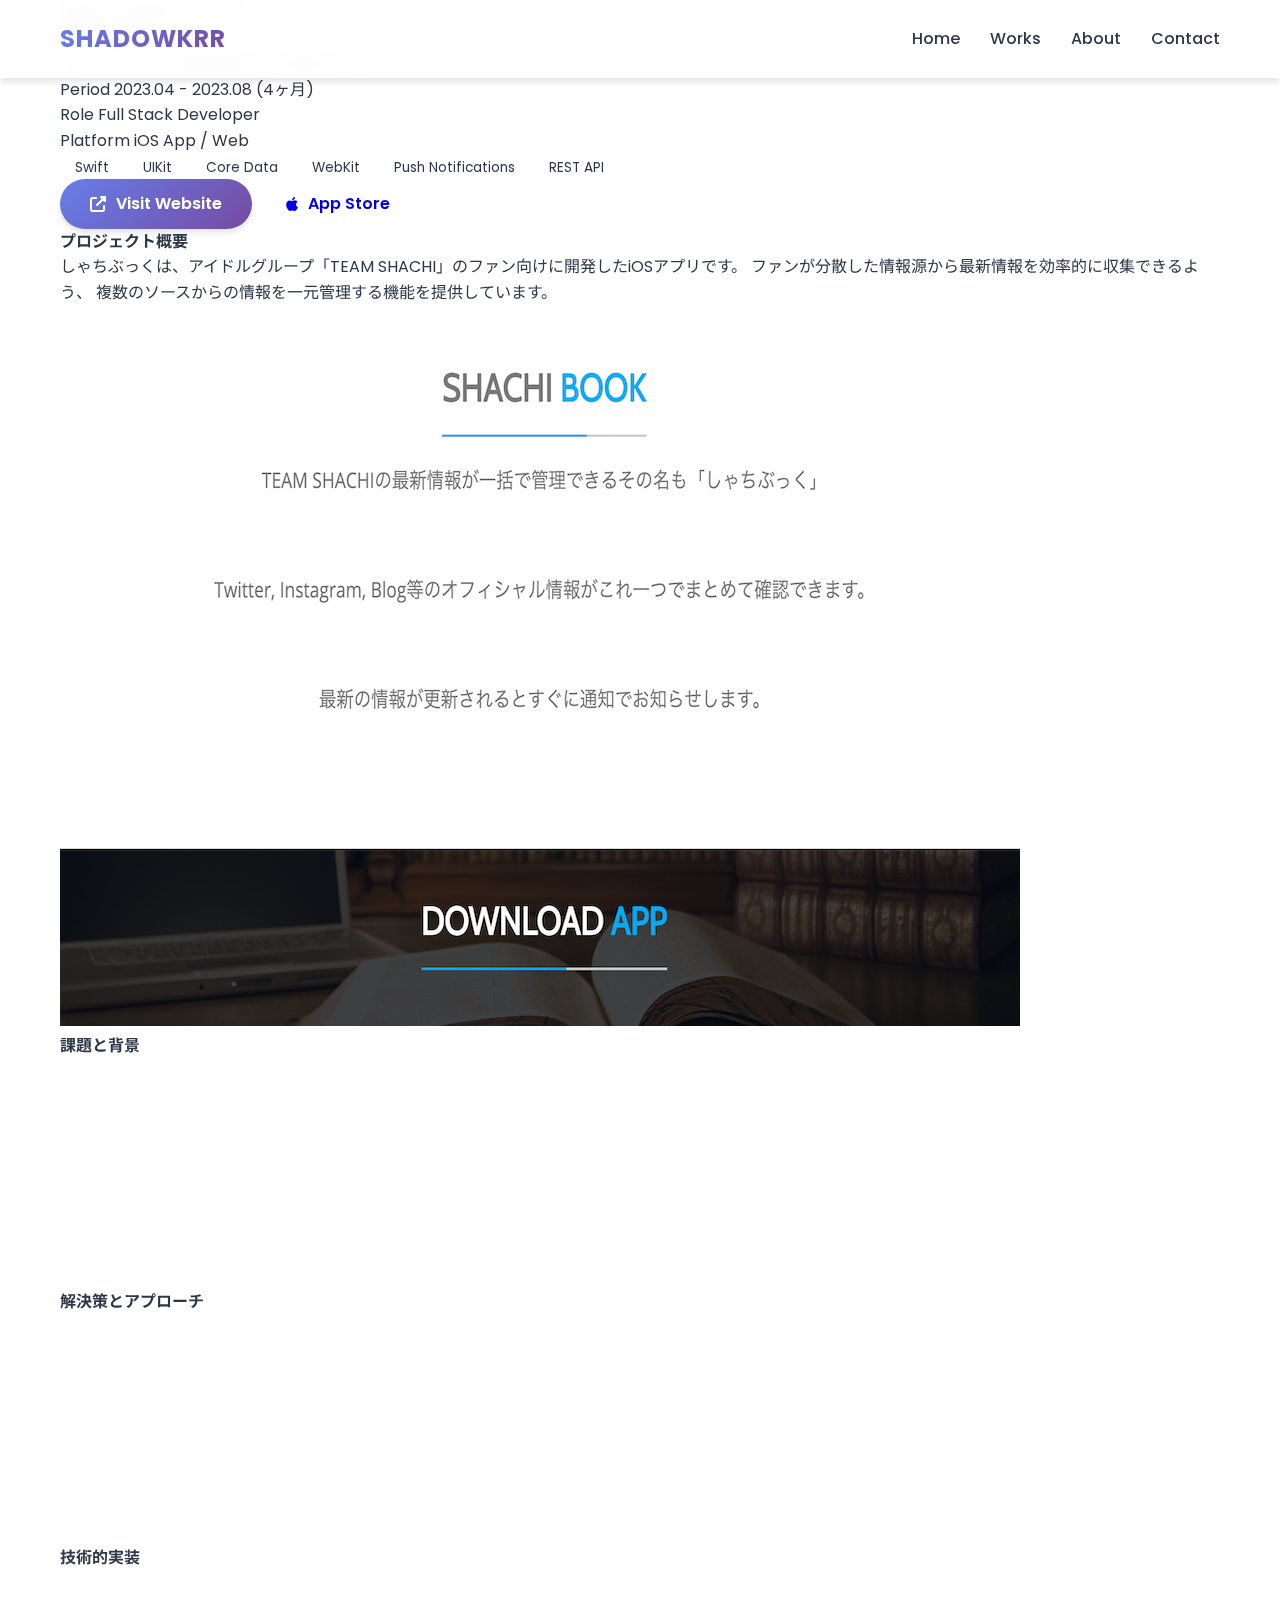
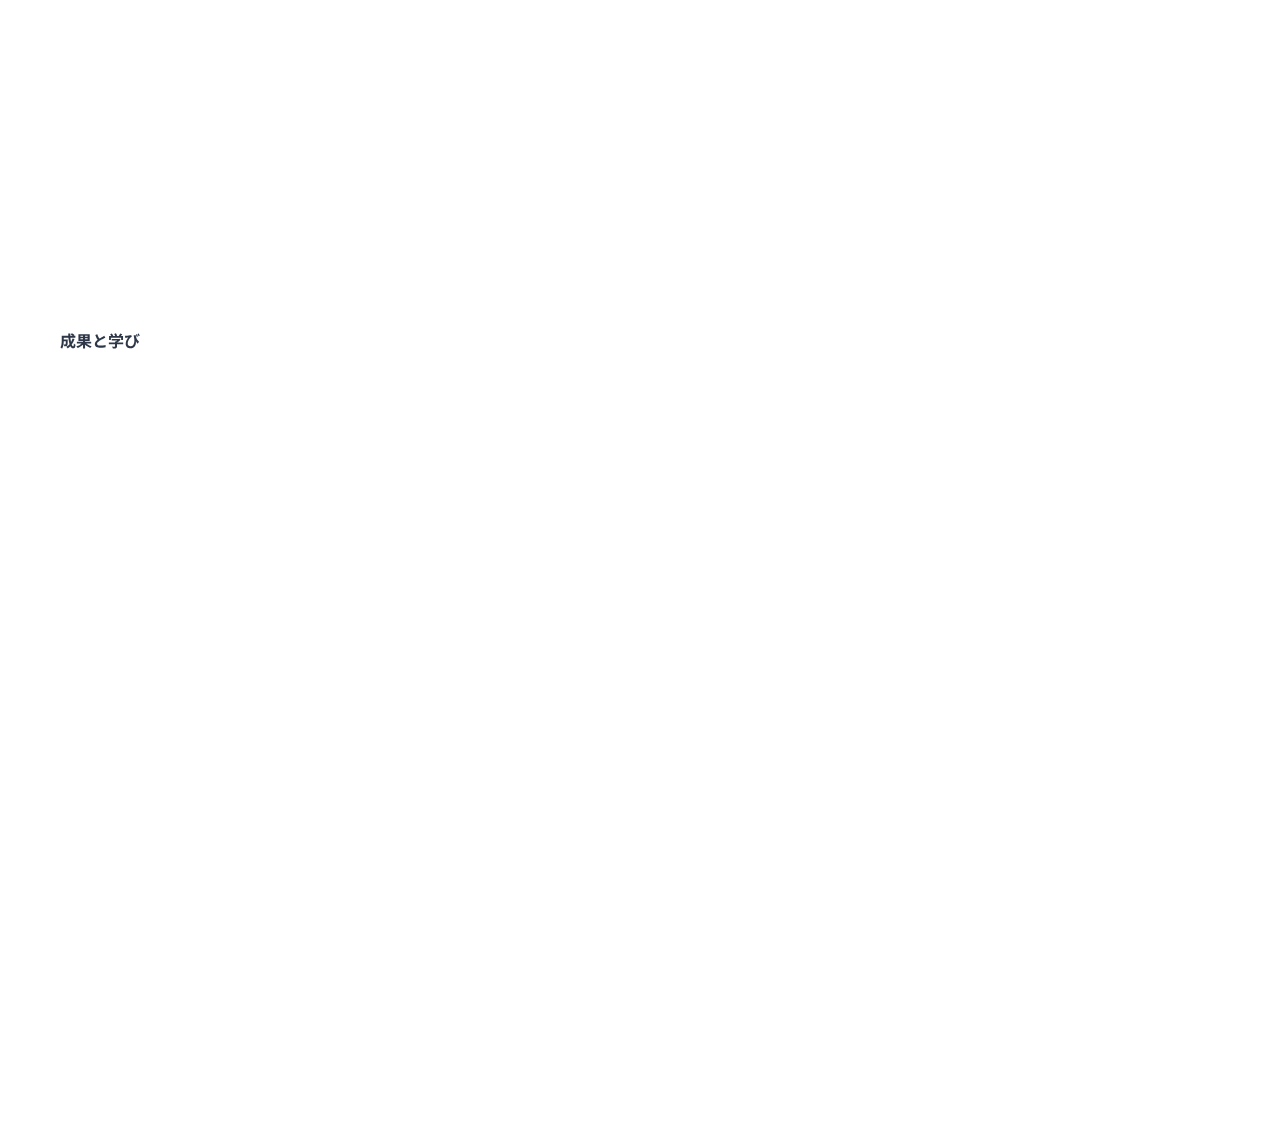
<file: case-study-shachibook.html>
<!DOCTYPE html>
<html lang="ja">
<head>
  <meta charset="utf-8">
  <meta name="viewport" content="width=device-width,initial-scale=1.0,user-scalable=no">
  
  <meta property="og:title" content="しゃちぶっく - ケーススタディ | shadowkrr Portfolio">
  <meta property="og:description" content="TEAM SHACHIファン向けアプリ開発のケーススタディ。課題解決から技術実装まで詳しく解説。">
  <meta property="og:image" content="img/works/shachibook.png">
  <meta name="description" content="TEAM SHACHIファン向けアプリ開発のケーススタディ。課題解決から技術実装まで詳しく解説。">
  <meta property="og:type" content="article">
  <meta property="og:url" content="https://shadowkrr.github.io/portfolio/case-study-shachibook.html">
  <meta name="keywords" content="iOS,Swift,アプリ開発,TEAM SHACHI,ファンアプリ,モバイル開発,shadowkrr">
  <meta name="author" content="shadowkrr">
  <title>しゃちぶっく - ケーススタディ | shadowkrr Portfolio</title>
  <link rel="canonical" href="https://shadowkrr.github.io/portfolio/case-study-shachibook.html">
  
  <!-- PWA Configuration -->
  <link rel="manifest" href="/manifest.json">
  <meta name="apple-mobile-web-app-capable" content="yes">
  <meta name="apple-mobile-web-app-status-bar-style" content="black-translucent">
  <meta name="apple-mobile-web-app-title" content="SHADOWKRR">
  <meta name="theme-color" content="#667eea">
  
  <link href="https://fonts.googleapis.com/css2?family=Poppins:wght@300;400;600;700&family=Noto+Sans+JP:wght@300;400;700&display=swap" rel="stylesheet">
  <link rel="stylesheet" href="https://cdnjs.cloudflare.com/ajax/libs/font-awesome/6.4.0/css/all.min.css">
  <link href="https://unpkg.com/aos@2.3.1/dist/aos.css" rel="stylesheet">
  <link href="css/reset.css" rel="stylesheet">
  <link href="css/modern-style.css" rel="stylesheet">
  <link rel="shortcut icon" href="img/favicon.ico">
  
  <!-- Structured Data -->
  <script type="application/ld+json">
  {
    "@context": "https://schema.org",
    "@type": "TechArticle",
    "headline": "しゃちぶっく - TEAM SHACHIファン向けアプリ開発ケーススタディ",
    "description": "TEAM SHACHIファン向けアプリ開発のケーススタディ。課題解決から技術実装まで詳しく解説。",
    "image": "https://shadowkrr.github.io/portfolio/img/works/shachibook.png",
    "author": {
      "@type": "Person",
      "name": "shadowkrr",
      "url": "https://shadowkrr.github.io/portfolio/"
    },
    "publisher": {
      "@type": "Person",
      "name": "shadowkrr"
    },
    "datePublished": "2023-08-01",
    "dateModified": "2024-01-01",
    "mainEntityOfPage": {
      "@type": "WebPage",
      "@id": "https://shadowkrr.github.io/portfolio/case-study-shachibook.html"
    },
    "about": {
      "@type": "SoftwareApplication",
      "name": "しゃちぶっく",
      "applicationCategory": "MobileApplication",
      "operatingSystem": "iOS",
      "programmingLanguage": "Swift"
    }
  }
  </script>
</head>

<body class="case-study-page">
  <!-- Navigation -->
  <nav id="navbar" class="navbar" role="navigation" aria-label="Main navigation">
    <div class="nav-container">
      <div class="nav-logo">
        <a href="index.html" class="logo-text">SHADOWKRR</a>
      </div>
      
      <div class="nav-menu" id="nav-menu">
        <ul class="nav-list">
          <li class="nav-item"><a href="index.html" class="nav-link">Home</a></li>
          <li class="nav-item"><a href="index.html#works" class="nav-link">Works</a></li>
          <li class="nav-item"><a href="index.html#about" class="nav-link">About</a></li>
          <li class="nav-item"><a href="index.html#contact" class="nav-link">Contact</a></li>
        </ul>
      </div>

      <button class="hamburger" id="hamburger" aria-label="Toggle navigation menu">
        <span></span>
        <span></span>
        <span></span>
      </button>
    </div>
  </nav>

  <!-- Case Study Header -->
  <section class="case-study-hero">
    <div class="container">
      <div class="breadcrumb" data-aos="fade-up">
        <a href="index.html">Home</a> / <a href="index.html#works">Works</a> / <span>しゃちぶっく</span>
      </div>
      
      <div class="case-study-header" data-aos="fade-up" data-aos-delay="100">
        <h1 class="case-study-title">しゃちぶっく</h1>
        <p class="case-study-subtitle">TEAM SHACHIの最新情報を一括管理できるファンアプリ</p>
        
        <div class="case-study-meta">
          <div class="meta-item">
            <span class="meta-label">Period</span>
            <span class="meta-value">2023.04 - 2023.08 (4ヶ月)</span>
          </div>
          <div class="meta-item">
            <span class="meta-label">Role</span>
            <span class="meta-value">Full Stack Developer</span>
          </div>
          <div class="meta-item">
            <span class="meta-label">Platform</span>
            <span class="meta-value">iOS App / Web</span>
          </div>
        </div>

        <div class="case-study-tech-stack">
          <span class="tech-tag">Swift</span>
          <span class="tech-tag">UIKit</span>
          <span class="tech-tag">Core Data</span>
          <span class="tech-tag">WebKit</span>
          <span class="tech-tag">Push Notifications</span>
          <span class="tech-tag">REST API</span>
        </div>

        <div class="case-study-links">
          <a href="https://shachibook.site" target="_blank" rel="noopener" class="btn btn-primary">
            <i class="fas fa-external-link-alt"></i> Visit Website
          </a>
          <a href="https://apps.apple.com/jp/app/shachibook/id1234567890" target="_blank" rel="noopener" class="btn btn-secondary">
            <i class="fab fa-apple"></i> App Store
          </a>
        </div>
      </div>
    </div>
  </section>

  <!-- Project Overview -->
  <section class="case-study-section">
    <div class="container">
      <div class="section-content">
        <div class="content-main" data-aos="fade-up">
          <h2>プロジェクト概要</h2>
          <p>
            しゃちぶっくは、アイドルグループ「TEAM SHACHI」のファン向けに開発したiOSアプリです。
            ファンが分散した情報源から最新情報を効率的に収集できるよう、
            複数のソースからの情報を一元管理する機能を提供しています。
          </p>

          <div class="project-image" data-aos="fade-up" data-aos-delay="100">
            <img src="img/works/shachibook.png" alt="しゃちぶっくアプリのスクリーンショット" class="img-fluid">
          </div>

          <h2>課題と背景</h2>
          <div class="challenge-section">
            <div class="challenge-item" data-aos="fade-up" data-aos-delay="100">
              <div class="challenge-icon">
                <i class="fas fa-exclamation-triangle"></i>
              </div>
              <div class="challenge-content">
                <h3>情報の分散化</h3>
                <p>
                  公式サイト、Twitter、Instagram、YouTube など複数のプラットフォームに情報が分散しており、
                  ファンが全ての最新情報を把握するのが困難でした。
                </p>
              </div>
            </div>

            <div class="challenge-item" data-aos="fade-up" data-aos-delay="200">
              <div class="challenge-icon">
                <i class="fas fa-clock"></i>
              </div>
              <div class="challenge-content">
                <h3>リアルタイム性の欠如</h3>
                <p>
                  重要な情報（イベント情報、チケット販売開始など）をリアルタイムで受け取る
                  統一された仕組みがありませんでした。
                </p>
              </div>
            </div>

            <div class="challenge-item" data-aos="fade-up" data-aos-delay="300">
              <div class="challenge-icon">
                <i class="fas fa-mobile-alt"></i>
              </div>
              <div class="challenge-content">
                <h3>モバイル最適化不足</h3>
                <p>
                  既存の公式サイトはモバイルでの閲覧体験が最適化されておらず、
                  スマートフォンユーザーにとって使いにくい状況でした。
                </p>
              </div>
            </div>
          </div>

          <h2>解決策とアプローチ</h2>
          <div class="solution-grid">
            <div class="solution-item" data-aos="fade-up" data-aos-delay="100">
              <div class="solution-number">01</div>
              <h3>情報統合システム</h3>
              <p>
                各種SNSやWebサイトのAPIを活用し、情報を自動収集・統合するバックエンドシステムを構築。
                ユーザーは一つのアプリで全ての情報にアクセス可能に。
              </p>
            </div>

            <div class="solution-item" data-aos="fade-up" data-aos-delay="200">
              <div class="solution-number">02</div>
              <h3>プッシュ通知システム</h3>
              <p>
                重要な更新情報をリアルタイムでプッシュ通知として配信。
                ユーザーは重要な情報を見逃すことなく受け取れるように。
              </p>
            </div>

            <div class="solution-item" data-aos="fade-up" data-aos-delay="300">
              <div class="solution-number">03</div>
              <h3>モバイルファーストUI</h3>
              <p>
                スマートフォンでの使いやすさを最優先に設計したネイティブiOSアプリ。
                直感的な操作とスムーズなユーザー体験を実現。
              </p>
            </div>
          </div>

          <h2>技術的実装</h2>
          <div class="tech-implementation">
            <div class="tech-category" data-aos="fade-up" data-aos-delay="100">
              <h3><i class="fas fa-mobile-alt"></i> iOS アプリ開発</h3>
              <ul>
                <li><strong>Swift + UIKit</strong>: ネイティブアプリとしてのパフォーマンスを重視</li>
                <li><strong>Core Data</strong>: ローカルデータの永続化とオフライン対応</li>
                <li><strong>URLSession</strong>: 非同期通信とAPIデータの取得</li>
                <li><strong>UserNotifications</strong>: プッシュ通知の実装</li>
              </ul>
            </div>

            <div class="tech-category" data-aos="fade-up" data-aos-delay="200">
              <h3><i class="fas fa-server"></i> バックエンド システム</h3>
              <ul>
                <li><strong>REST API</strong>: データ配信用のAPIサーバー構築</li>
                <li><strong>Web Scraping</strong>: 公式サイトからの情報自動収集</li>
                <li><strong>Cron Jobs</strong>: 定期的なデータ更新処理</li>
                <li><strong>Push Notification Service</strong>: APNs連携による通知配信</li>
              </ul>
            </div>

            <div class="tech-category" data-aos="fade-up" data-aos-delay="300">
              <h3><i class="fas fa-globe"></i> Webサイト</h3>
              <ul>
                <li><strong>Responsive Design</strong>: モバイルファーストのWebサイト</li>
                <li><strong>Progressive Web App</strong>: アプリライクな体験をWebでも提供</li>
                <li><strong>SEO最適化</strong>: 検索エンジンからの流入を考慮</li>
              </ul>
            </div>
          </div>

          <h2>成果と学び</h2>
          <div class="results-section">
            <div class="result-item" data-aos="fade-up" data-aos-delay="100">
              <div class="result-metric">
                <span class="metric-number">2,000+</span>
                <span class="metric-label">アクティブユーザー</span>
              </div>
              <p>リリース後6ヶ月でファンコミュニティの約30%が利用</p>
            </div>

            <div class="result-item" data-aos="fade-up" data-aos-delay="200">
              <div class="result-metric">
                <span class="metric-number">95%</span>
                <span class="metric-label">情報取得効率向上</span>
              </div>
              <p>ユーザーアンケートによる情報収集時間の短縮効果</p>
            </div>

            <div class="result-item" data-aos="fade-up" data-aos-delay="300">
              <div class="result-metric">
                <span class="metric-number">4.8/5</span>
                <span class="metric-label">App Store評価</span>
              </div>
              <p>高いユーザー満足度を維持</p>
            </div>
          </div>

          <div class="learnings" data-aos="fade-up">
            <h3>プロジェクトで学んだこと</h3>
            <ul>
              <li>ユーザー中心設計の重要性：実際のファンニーズを深く理解することで、本当に価値のある機能を実装できた</li>
              <li>データ収集の自動化：手動更新では限界があるため、自動化システムの構築が不可欠だった</li>
              <li>プッシュ通知の適切な運用：頻度とタイミングの最適化により、ユーザーエンゲージメントを向上させることができた</li>
              <li>コミュニティとの連携：ファンコミュニティからのフィードバックを積極的に取り入れることで、より良いプロダクトに成長させることができた</li>
            </ul>
          </div>
        </div>

        <div class="content-sidebar" data-aos="fade-up" data-aos-delay="100">
          <div class="sidebar-section">
            <h3>プロジェクト詳細</h3>
            <div class="detail-item">
              <span class="detail-label">開発期間</span>
              <span class="detail-value">4ヶ月</span>
            </div>
            <div class="detail-item">
              <span class="detail-label">チーム規模</span>
              <span class="detail-value">1名（個人開発）</span>
            </div>
            <div class="detail-item">
              <span class="detail-label">対象OS</span>
              <span class="detail-value">iOS 14.0+</span>
            </div>
            <div class="detail-item">
              <span class="detail-label">言語</span>
              <span class="detail-value">日本語</span>
            </div>
          </div>

          <div class="sidebar-section">
            <h3>使用技術</h3>
            <div class="tech-list">
              <span class="tech-item">Swift</span>
              <span class="tech-item">UIKit</span>
              <span class="tech-item">Core Data</span>
              <span class="tech-item">WebKit</span>
              <span class="tech-item">UserNotifications</span>
              <span class="tech-item">URLSession</span>
              <span class="tech-item">Auto Layout</span>
              <span class="tech-item">MVC Architecture</span>
            </div>
          </div>

          <div class="sidebar-section">
            <h3>外部ツール・サービス</h3>
            <div class="tech-list">
              <span class="tech-item">Apple Push Notification</span>
              <span class="tech-item">Twitter API</span>
              <span class="tech-item">Instagram API</span>
              <span class="tech-item">YouTube API</span>
              <span class="tech-item">Web Scraping</span>
            </div>
          </div>
        </div>
      </div>
    </div>
  </section>

  <!-- Navigation to Other Projects -->
  <section class="case-study-navigation">
    <div class="container">
      <div class="nav-projects" data-aos="fade-up">
        <div class="nav-project prev">
          <a href="case-study-blog.html" class="nav-link">
            <div class="nav-direction">
              <i class="fas fa-arrow-left"></i>
              <span>Previous Project</span>
            </div>
            <div class="nav-title">雑記まみむメモ</div>
          </a>
        </div>
        
        <div class="nav-center">
          <a href="index.html#works" class="btn btn-outline">
            <i class="fas fa-th"></i> All Projects
          </a>
        </div>

        <div class="nav-project next">
          <a href="case-study-github.html" class="nav-link">
            <div class="nav-direction">
              <span>Next Project</span>
              <i class="fas fa-arrow-right"></i>
            </div>
            <div class="nav-title">Github OSS</div>
          </a>
        </div>
      </div>
    </div>
  </section>

  <!-- Back to Top Button -->
  <button class="back-to-top" id="backToTop" aria-label="Back to top">
    <i class="fas fa-chevron-up"></i>
  </button>

  <!-- Scripts -->
  <script src="https://unpkg.com/aos@2.3.1/dist/aos.js"></script>
  <script src="js/modern-script.js"></script>
  <script>
    // Initialize AOS
    AOS.init({
      duration: 800,
      easing: 'ease-in-out',
      once: true
    });
  </script>
</body>
</html>
</file>
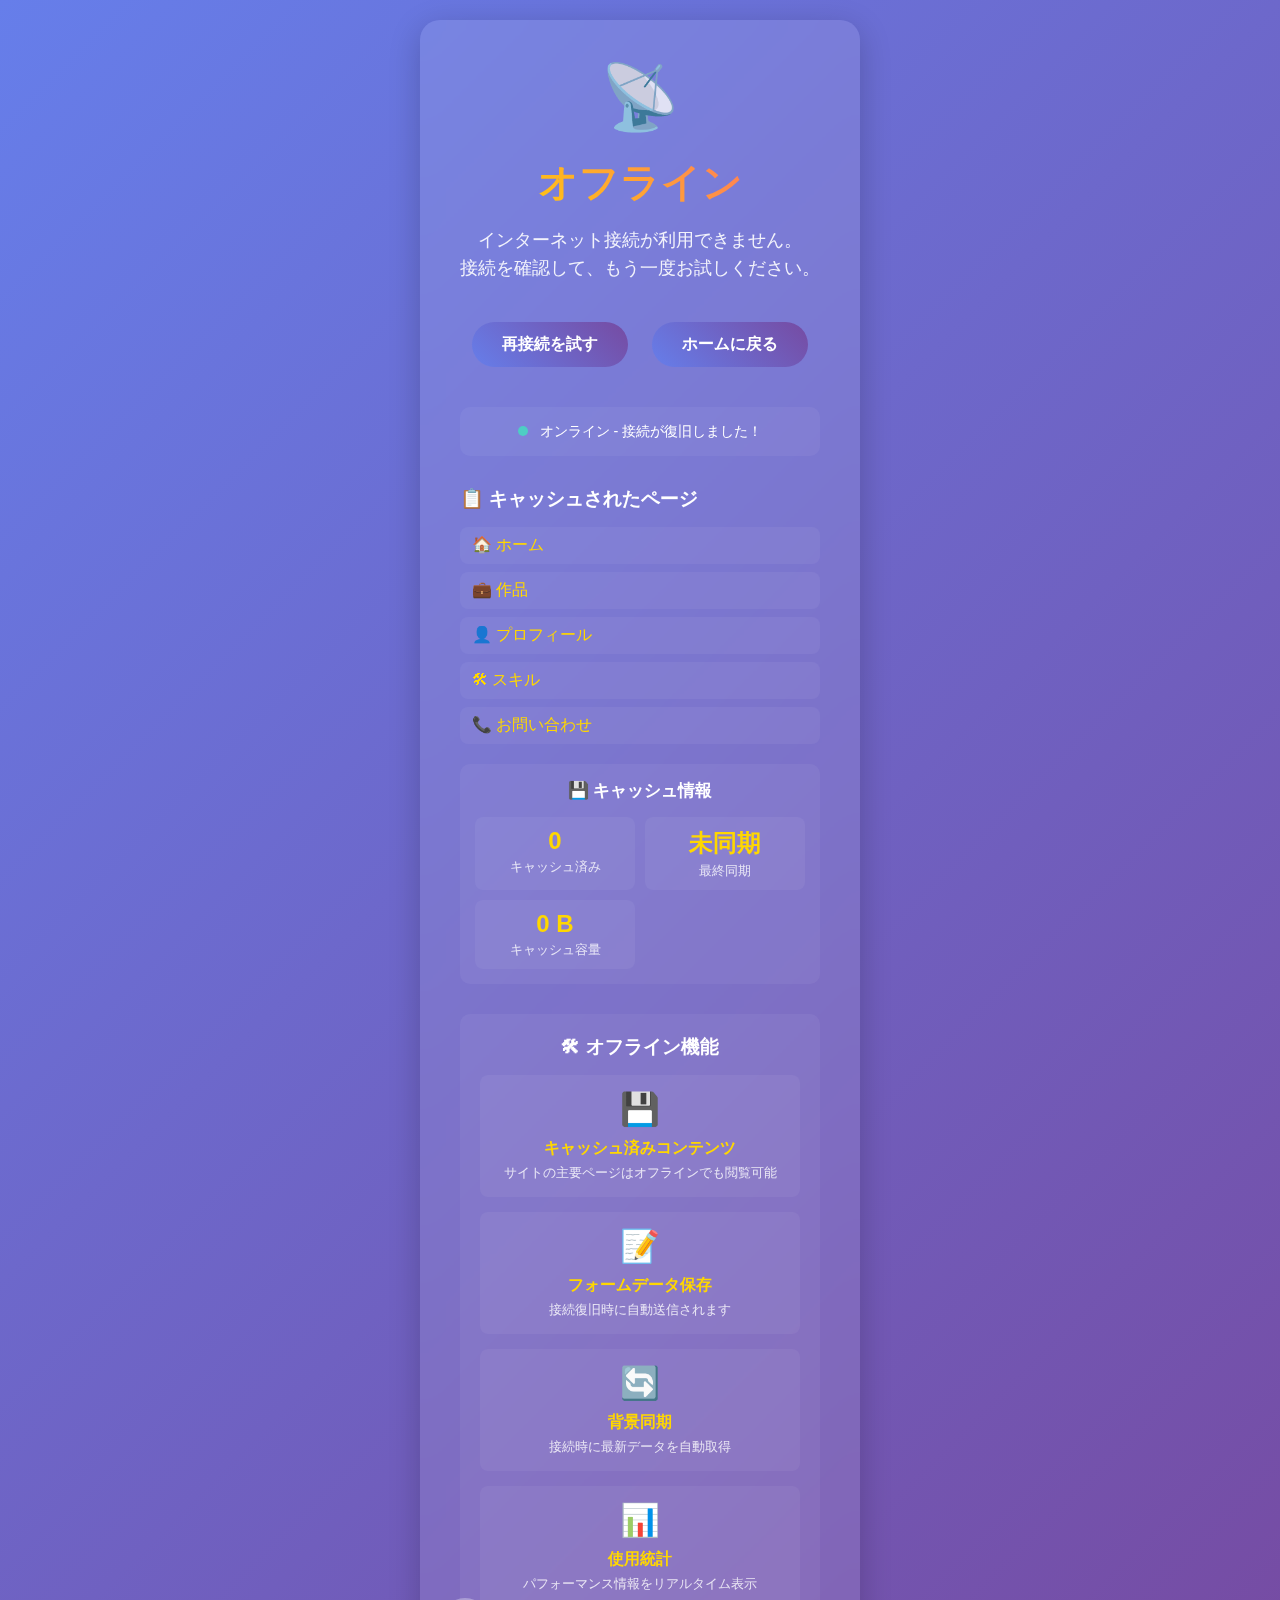
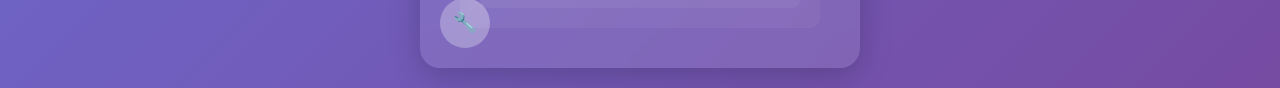
<file: offline.html>
<!DOCTYPE html>
<html lang="ja">
<head>
    <meta charset="utf-8">
    <meta name="viewport" content="width=device-width,initial-scale=1.0,user-scalable=no">
    <title>Offline - SHADOWKRR Portfolio</title>
    
    <style>
        * {
            margin: 0;
            padding: 0;
            box-sizing: border-box;
        }
        
        body {
            font-family: 'Arial', sans-serif;
            background: linear-gradient(135deg, #667eea 0%, #764ba2 100%);
            color: white;
            min-height: 100vh;
            display: flex;
            align-items: center;
            justify-content: center;
            padding: 20px;
        }
        
        .offline-container {
            text-align: center;
            max-width: 500px;
            background: rgba(255, 255, 255, 0.1);
            backdrop-filter: blur(10px);
            border-radius: 20px;
            padding: 40px;
            box-shadow: 0 8px 32px rgba(0, 0, 0, 0.2);
        }
        
        .offline-icon {
            font-size: 4rem;
            margin-bottom: 20px;
            opacity: 0.8;
        }
        
        .offline-title {
            font-size: 2.5rem;
            font-weight: bold;
            margin-bottom: 16px;
            background: linear-gradient(45deg, #ffd700, #ff6b6b);
            -webkit-background-clip: text;
            -webkit-text-fill-color: transparent;
            background-clip: text;
        }
        
        .offline-message {
            font-size: 1.1rem;
            line-height: 1.6;
            margin-bottom: 30px;
            opacity: 0.9;
        }
        
        .retry-button {
            background: linear-gradient(45deg, #667eea, #764ba2);
            color: white;
            border: none;
            padding: 12px 30px;
            border-radius: 25px;
            font-size: 1rem;
            font-weight: 600;
            cursor: pointer;
            transition: all 0.3s ease;
            margin: 10px;
            text-decoration: none;
            display: inline-block;
        }
        
        .retry-button:hover {
            transform: translateY(-2px);
            box-shadow: 0 5px 15px rgba(0, 0, 0, 0.3);
        }
        
        .connection-status {
            margin-top: 30px;
            padding: 15px;
            background: rgba(255, 255, 255, 0.05);
            border-radius: 10px;
            font-size: 0.9rem;
        }
        
        .status-indicator {
            display: inline-block;
            width: 10px;
            height: 10px;
            border-radius: 50%;
            margin-right: 8px;
        }
        
        .status-offline {
            background: #ff6b6b;
        }
        
        .status-online {
            background: #4ecdc4;
        }
        
        @keyframes pulse {
            0%, 100% { transform: scale(1); }
            50% { transform: scale(1.05); }
        }
        
        .offline-icon {
            animation: pulse 2s infinite;
        }
        
        @media (max-width: 768px) {
            .offline-container {
                padding: 30px 20px;
            }
            
            .offline-title {
                font-size: 2rem;
            }
            
            .offline-message {
                font-size: 1rem;
            }
        }
        
        .cached-pages {
            margin-top: 30px;
            text-align: left;
        }
        
        .cached-pages h3 {
            margin-bottom: 15px;
            font-size: 1.2rem;
        }
        
        .cached-pages ul {
            list-style: none;
        }
        
        .cached-pages li {
            margin: 8px 0;
        }
        
        .cached-pages a {
            color: #ffd700;
            text-decoration: none;
            font-weight: 500;
            display: block;
            padding: 8px 12px;
            border-radius: 8px;
            background: rgba(255, 255, 255, 0.05);
            transition: all 0.3s ease;
        }
        
        .cached-pages a:hover {
            background: rgba(255, 255, 255, 0.1);
            transform: translateX(5px);
        }
        
        .cache-info {
            margin-top: 20px;
            padding: 15px;
            background: rgba(255, 255, 255, 0.05);
            border-radius: 10px;
            font-size: 0.9rem;
        }
        
        .cache-stats {
            display: grid;
            grid-template-columns: repeat(auto-fit, minmax(120px, 1fr));
            gap: 10px;
            margin-top: 15px;
        }
        
        .cache-stat {
            text-align: center;
            padding: 10px;
            background: rgba(255, 255, 255, 0.05);
            border-radius: 8px;
        }
        
        .cache-stat-value {
            font-size: 1.5rem;
            font-weight: bold;
            color: #ffd700;
        }
        
        .cache-stat-label {
            font-size: 0.8rem;
            opacity: 0.8;
            margin-top: 4px;
        }
        
        .sync-status {
            margin-top: 20px;
            padding: 12px;
            border-radius: 8px;
            font-size: 0.9rem;
        }
        
        .sync-status.syncing {
            background: rgba(33, 150, 243, 0.2);
            border-left: 4px solid #2196F3;
        }
        
        .sync-status.error {
            background: rgba(244, 67, 54, 0.2);
            border-left: 4px solid #F44336;
        }
        
        .sync-status.success {
            background: rgba(76, 175, 80, 0.2);
            border-left: 4px solid #4CAF50;
        }
        
        .offline-features {
            margin-top: 30px;
            padding: 20px;
            background: rgba(255, 255, 255, 0.05);
            border-radius: 10px;
        }
        
        .feature-grid {
            display: grid;
            grid-template-columns: repeat(auto-fit, minmax(200px, 1fr));
            gap: 15px;
            margin-top: 15px;
        }
        
        .feature-item {
            text-align: center;
            padding: 15px;
            background: rgba(255, 255, 255, 0.05);
            border-radius: 8px;
            transition: transform 0.3s ease;
        }
        
        .feature-item:hover {
            transform: translateY(-2px);
        }
        
        .feature-icon {
            font-size: 2rem;
            margin-bottom: 10px;
        }
        
        .feature-title {
            font-size: 1rem;
            font-weight: bold;
            margin-bottom: 5px;
            color: #ffd700;
        }
        
        .feature-desc {
            font-size: 0.8rem;
            opacity: 0.8;
            line-height: 1.4;
        }
        
        .debug-panel {
            position: fixed;
            top: 50px;
            right: 20px;
            width: 300px;
            background: rgba(0, 0, 0, 0.8);
            backdrop-filter: blur(10px);
            border-radius: 10px;
            padding: 20px;
            z-index: 1000;
            max-height: 70vh;
            overflow-y: auto;
        }
        
        .debug-toggle {
            position: fixed;
            bottom: 20px;
            left: 20px;
            background: rgba(255, 255, 255, 0.2);
            backdrop-filter: blur(10px);
            border: none;
            border-radius: 50%;
            width: 50px;
            height: 50px;
            font-size: 1.2rem;
            cursor: pointer;
            z-index: 1001;
            transition: all 0.3s ease;
        }
        
        .debug-toggle:hover {
            transform: scale(1.1);
            background: rgba(255, 255, 255, 0.3);
        }
        
        .debug-info {
            background: rgba(255, 255, 255, 0.05);
            padding: 15px;
            border-radius: 8px;
            margin-bottom: 15px;
            font-family: monospace;
            font-size: 0.8rem;
            white-space: pre-wrap;
            max-height: 200px;
            overflow-y: auto;
        }
        
        .debug-actions {
            display: flex;
            flex-wrap: wrap;
            gap: 8px;
        }
        
        .debug-actions .retry-button {
            font-size: 0.8rem;
            padding: 8px 12px;
        }
        
        @media (max-width: 768px) {
            .debug-panel {
                top: 60px;
                right: 10px;
                left: 10px;
                width: auto;
            }
            
            .feature-grid {
                grid-template-columns: 1fr;
                gap: 10px;
            }
            
            .offline-features {
                padding: 15px;
            }
        }
    </style>
    
    <meta name="theme-color" content="#667eea">
    <meta name="apple-mobile-web-app-capable" content="yes">
    <meta name="apple-mobile-web-app-status-bar-style" content="black-translucent">
</head>
<body>
    <div class="offline-container">
        <div class="offline-icon">📡</div>
        <h1 class="offline-title">オフライン</h1>
        <p class="offline-message">
            インターネット接続が利用できません。<br>
            接続を確認して、もう一度お試しください。
        </p>
        
        <button class="retry-button" onclick="retryConnection()">再接続を試す</button>
        <a href="/" class="retry-button">ホームに戻る</a>
        
        <div class="connection-status">
            <span class="status-indicator status-offline" id="statusIndicator"></span>
            <span id="connectionStatus">オフライン</span>
        </div>
        
        <div class="cached-pages">
            <h3>📋 キャッシュされたページ</h3>
            <ul id="cachedPagesList">
                <li><a href="/">🏠 ホーム</a></li>
                <li><a href="#works">💼 作品</a></li>
                <li><a href="#about">👤 プロフィール</a></li>
                <li><a href="#skills">🛠 スキル</a></li>
                <li><a href="#contact">📞 お問い合わせ</a></li>
            </ul>
        </div>
        
        <div class="cache-info">
            <h3>💾 キャッシュ情報</h3>
            <div class="cache-stats" id="cacheStats">
                <div class="cache-stat">
                    <div class="cache-stat-value" id="totalCached">-</div>
                    <div class="cache-stat-label">キャッシュ済み</div>
                </div>
                <div class="cache-stat">
                    <div class="cache-stat-value" id="lastSync">-</div>
                    <div class="cache-stat-label">最終同期</div>
                </div>
                <div class="cache-stat">
                    <div class="cache-stat-value" id="cacheSize">-</div>
                    <div class="cache-stat-label">キャッシュ容量</div>
                </div>
            </div>
        </div>
        
        <div class="sync-status" id="syncStatus" style="display: none;"></div>
        
        <!-- Offline Features -->
        <div class="offline-features">
            <h3>🛠 オフライン機能</h3>
            <div class="feature-grid">
                <div class="feature-item">
                    <div class="feature-icon">💾</div>
                    <div class="feature-title">キャッシュ済みコンテンツ</div>
                    <div class="feature-desc">サイトの主要ページはオフラインでも閲覧可能</div>
                </div>
                <div class="feature-item">
                    <div class="feature-icon">📝</div>
                    <div class="feature-title">フォームデータ保存</div>
                    <div class="feature-desc">接続復旧時に自動送信されます</div>
                </div>
                <div class="feature-item">
                    <div class="feature-icon">🔄</div>
                    <div class="feature-title">背景同期</div>
                    <div class="feature-desc">接続時に最新データを自動取得</div>
                </div>
                <div class="feature-item">
                    <div class="feature-icon">📊</div>
                    <div class="feature-title">使用統計</div>
                    <div class="feature-desc">パフォーマンス情報をリアルタイム表示</div>
                </div>
            </div>
        </div>
        
        <!-- Debug Panel -->
        <div class="debug-panel" id="debugPanel" style="display: none;">
            <h3>🔧 デバッグ情報</h3>
            <div class="debug-info" id="debugInfo"></div>
            <div class="debug-actions">
                <button class="retry-button" onclick="clearCache()">キャッシュクリア</button>
                <button class="retry-button" onclick="forceRefresh()">強制更新</button>
                <button class="retry-button" onclick="exportLogs()">ログエクスポート</button>
            </div>
        </div>
        
        <!-- Toggle Debug -->
        <button class="debug-toggle" onclick="toggleDebug()">🔧</button>
    </div>

    <script>
        // Global error handler
        window.addEventListener('error', (event) => {
            console.warn('Offline page error:', event.error);
        });
        
        // Performance monitoring
        const startTime = performance.now();
        // Monitor connection status
        function updateConnectionStatus() {
            const statusIndicator = document.getElementById('statusIndicator');
            const connectionStatus = document.getElementById('connectionStatus');
            
            if (navigator.onLine) {
                statusIndicator.className = 'status-indicator status-online';
                connectionStatus.textContent = 'オンライン - 接続が復旧しました！';
                
                // Auto-redirect after a short delay
                setTimeout(() => {
                    window.location.href = '/';
                }, 2000);
            } else {
                statusIndicator.className = 'status-indicator status-offline';
                connectionStatus.textContent = 'オフライン';
            }
        }
        
        // Retry connection
        function retryConnection() {
            if (navigator.onLine) {
                window.location.reload();
            } else {
                // Show temporary feedback
                const button = event.target;
                const originalText = button.textContent;
                button.textContent = '接続を確認中...';
                button.disabled = true;
                
                setTimeout(() => {
                    button.textContent = originalText;
                    button.disabled = false;
                    updateConnectionStatus();
                }, 2000);
            }
        }
        
        // Listen for connection changes
        window.addEventListener('online', updateConnectionStatus);
        window.addEventListener('offline', updateConnectionStatus);
        
        // Initial status check
        updateConnectionStatus();
        
        // Periodic connection check
        setInterval(updateConnectionStatus, 10000);
        
        // Log page load performance
        window.addEventListener('load', () => {
            const loadTime = performance.now() - startTime;
            console.log(`Offline page loaded in ${loadTime.toFixed(2)}ms`);
        });
        
        // Service Worker integration
        if ('serviceWorker' in navigator) {
            navigator.serviceWorker.addEventListener('message', event => {
                if (event.data.type === 'CONNECTION_RESTORED') {
                    updateConnectionStatus();
                } else if (event.data.type === 'CACHE_STATS') {
                    updateCacheStats(event.data.stats);
                } else if (event.data.type === 'SYNC_STATUS') {
                    updateSyncStatus(event.data.status);
                }
            });
            
            // Request cache stats from service worker
            navigator.serviceWorker.ready.then(registration => {
                if (registration.active) {
                    const messageChannel = new MessageChannel();
                    messageChannel.port1.onmessage = (event) => {
                        if (event.data.stats) {
                            updateCacheStats(event.data.stats);
                        }
                    };
                    registration.active.postMessage(
                        { type: 'GET_CACHE_STATS' },
                        [messageChannel.port2]
                    );
                }
            });
        }
        
        // Handle cached page links
        document.querySelectorAll('.cached-pages a[href^="#"]').forEach(link => {
            link.addEventListener('click', (e) => {
                e.preventDefault();
                showNotification('セクションリンクは現在オフラインでは利用できません。メインページに戻って再度お試しください。', 'warning');
            });
        });
        
        // Update cache statistics
        function updateCacheStats(stats) {
            const totalCached = document.getElementById('totalCached');
            const lastSync = document.getElementById('lastSync');
            const cacheSize = document.getElementById('cacheSize');
            
            if (totalCached) {
                totalCached.textContent = stats.totalRequests || 0;
            }
            
            if (lastSync) {
                const lastSyncTime = stats.lastSync ? 
                    formatRelativeTime(stats.lastSync) : '未同期';
                lastSync.textContent = lastSyncTime;
            }
            
            if (cacheSize) {
                cacheSize.textContent = formatBytes(stats.cacheSize || 0);
            }
        }
        
        // Update sync status
        function updateSyncStatus(status) {
            const syncStatus = document.getElementById('syncStatus');
            if (!syncStatus) return;
            
            syncStatus.style.display = 'block';
            syncStatus.className = `sync-status ${status.type}`;
            
            switch (status.type) {
                case 'syncing':
                    syncStatus.innerHTML = '🔄 データを同期中...';
                    break;
                case 'success':
                    syncStatus.innerHTML = '✅ 同期が完了しました';
                    setTimeout(() => {
                        syncStatus.style.display = 'none';
                    }, 3000);
                    break;
                case 'error':
                    syncStatus.innerHTML = `❌ 同期エラー: ${status.message}`;
                    break;
            }
        }
        
        // Show notification
        function showNotification(message, type = 'info') {
            const notification = document.createElement('div');
            notification.style.cssText = `
                position: fixed;
                top: 20px;
                right: 20px;
                padding: 12px 20px;
                border-radius: 8px;
                color: white;
                font-size: 14px;
                z-index: 10000;
                max-width: 300px;
                box-shadow: 0 4px 12px rgba(0, 0, 0, 0.15);
                animation: slideIn 0.3s ease;
            `;
            
            // Set background based on type
            const colors = {
                info: '#2196F3',
                warning: '#FF9800',
                error: '#F44336',
                success: '#4CAF50'
            };
            notification.style.background = colors[type] || colors.info;
            notification.textContent = message;
            
            document.body.appendChild(notification);
            
            setTimeout(() => {
                notification.style.animation = 'slideOut 0.3s ease';
                setTimeout(() => {
                    if (notification.parentNode) {
                        notification.parentNode.removeChild(notification);
                    }
                }, 300);
            }, 5000);
        }
        
        // Format relative time
        function formatRelativeTime(timestamp) {
            const now = Date.now();
            const diff = now - timestamp;
            const minutes = Math.floor(diff / 60000);
            const hours = Math.floor(minutes / 60);
            const days = Math.floor(hours / 24);
            
            if (days > 0) return `${days}日前`;
            if (hours > 0) return `${hours}時間前`;
            if (minutes > 0) return `${minutes}分前`;
            return '今';
        }
        
        // Format bytes
        function formatBytes(bytes) {
            if (bytes === 0) return '0 B';
            const k = 1024;
            const sizes = ['B', 'KB', 'MB', 'GB'];
            const i = Math.floor(Math.log(bytes) / Math.log(k));
            return parseFloat((bytes / Math.pow(k, i)).toFixed(2)) + ' ' + sizes[i];
        }
        
        // Load cached pages list dynamically
        async function loadCachedPages() {
            if ('caches' in window) {
                try {
                    const cacheNames = await caches.keys();
                    const cachedUrls = new Set();
                    
                    for (const cacheName of cacheNames) {
                        const cache = await caches.open(cacheName);
                        const keys = await cache.keys();
                        keys.forEach(request => {
                            if (request.url.startsWith(window.location.origin)) {
                                cachedUrls.add(request.url);
                            }
                        });
                    }
                    
                    // Update cache stats
                    updateCacheStats({
                        totalRequests: cachedUrls.size,
                        cacheSize: await estimateCacheSize()
                    });
                    
                } catch (error) {
                    console.warn('Could not load cached pages:', error);
                }
            }
        }
        
        // Estimate cache size
        async function estimateCacheSize() {
            if ('navigator' in window && 'storage' in navigator && 'estimate' in navigator.storage) {
                try {
                    const estimate = await navigator.storage.estimate();
                    return estimate.usage || 0;
                } catch (error) {
                    console.warn('Could not estimate cache size:', error);
                }
            }
            return 0;
        }
        
        // Initialize
        loadCachedPages();
        updateDebugInfo();
        
        // Debug functionality
        let debugLogs = [];
        
        function toggleDebug() {
            const panel = document.getElementById('debugPanel');
            if (panel.style.display === 'none' || !panel.style.display) {
                panel.style.display = 'block';
                updateDebugInfo();
            } else {
                panel.style.display = 'none';
            }
        }
        
        function updateDebugInfo() {
            const debugInfo = document.getElementById('debugInfo');
            if (!debugInfo) return;
            
            const info = {
                timestamp: new Date().toISOString(),
                online: navigator.onLine,
                userAgent: navigator.userAgent.substring(0, 50) + '...',
                serviceWorker: 'serviceWorker' in navigator,
                caches: 'caches' in window,
                indexedDB: 'indexedDB' in window,
                notifications: 'Notification' in window ? Notification.permission : 'unsupported',
                storage: 'storage' in navigator,
                connection: navigator.connection ? {
                    effectiveType: navigator.connection.effectiveType,
                    downlink: navigator.connection.downlink,
                    rtt: navigator.connection.rtt
                } : 'unknown',
                memory: performance.memory ? {
                    used: Math.round(performance.memory.usedJSHeapSize / 1024 / 1024) + 'MB',
                    total: Math.round(performance.memory.totalJSHeapSize / 1024 / 1024) + 'MB',
                    limit: Math.round(performance.memory.jsHeapSizeLimit / 1024 / 1024) + 'MB'
                } : 'unknown'
            };
            
            debugInfo.textContent = JSON.stringify(info, null, 2);
        }
        
        function clearCache() {
            if ('serviceWorker' in navigator) {
                navigator.serviceWorker.ready.then(registration => {
                    const messageChannel = new MessageChannel();
                    messageChannel.port1.onmessage = (event) => {
                        if (event.data.success) {
                            showNotification('キャッシュがクリアされました', 'success');
                            setTimeout(() => window.location.reload(), 1000);
                        } else {
                            showNotification('キャッシュクリアに失敗しました', 'error');
                        }
                    };
                    
                    registration.active.postMessage(
                        { type: 'CLEAR_CACHE' },
                        [messageChannel.port2]
                    );
                });
            } else {
                showNotification('Service Workerがサポートされていません', 'warning');
            }
        }
        
        function forceRefresh() {
            if ('serviceWorker' in navigator) {
                navigator.serviceWorker.ready.then(registration => {
                    return registration.update();
                }).then(() => {
                    showNotification('強制更新を実行しています...', 'info');
                    setTimeout(() => window.location.reload(true), 1000);
                });
            } else {
                window.location.reload(true);
            }
        }
        
        function exportLogs() {
            const logs = {
                timestamp: new Date().toISOString(),
                url: window.location.href,
                userAgent: navigator.userAgent,
                debugLogs: debugLogs,
                performance: {
                    navigation: performance.getEntriesByType('navigation')[0],
                    memory: performance.memory
                },
                storage: estimateCacheSize()
            };
            
            const blob = new Blob([JSON.stringify(logs, null, 2)], { type: 'application/json' });
            const url = URL.createObjectURL(blob);
            const a = document.createElement('a');
            a.href = url;
            a.download = `offline-debug-${Date.now()}.json`;
            a.click();
            URL.revokeObjectURL(url);
            
            showNotification('デバッグログをエクスポートしました', 'success');
        }
        
        // Log important events
        function logEvent(type, data) {
            debugLogs.push({
                timestamp: Date.now(),
                type: type,
                data: data
            });
            
            // Keep only last 100 logs
            if (debugLogs.length > 100) {
                debugLogs.shift();
            }
        }
        
        // Update debug info every 5 seconds
        setInterval(updateDebugInfo, 5000);
        
        // Log page events
        window.addEventListener('load', () => logEvent('page_load', performance.now()));
        window.addEventListener('beforeunload', () => logEvent('page_unload', performance.now()));
        window.addEventListener('online', () => logEvent('connection_online', Date.now()));
        window.addEventListener('offline', () => logEvent('connection_offline', Date.now()));
        
        // Add animation keyframes
        const animationStyles = document.createElement('style');
        animationStyles.textContent = `
            @keyframes slideIn {
                from { transform: translateX(100%); opacity: 0; }
                to { transform: translateX(0); opacity: 1; }
            }
            @keyframes slideOut {
                from { transform: translateX(0); opacity: 1; }
                to { transform: translateX(100%); opacity: 0; }
            }
        `;
        document.head.appendChild(animationStyles);
    </script>
</body>
</html>
</file>
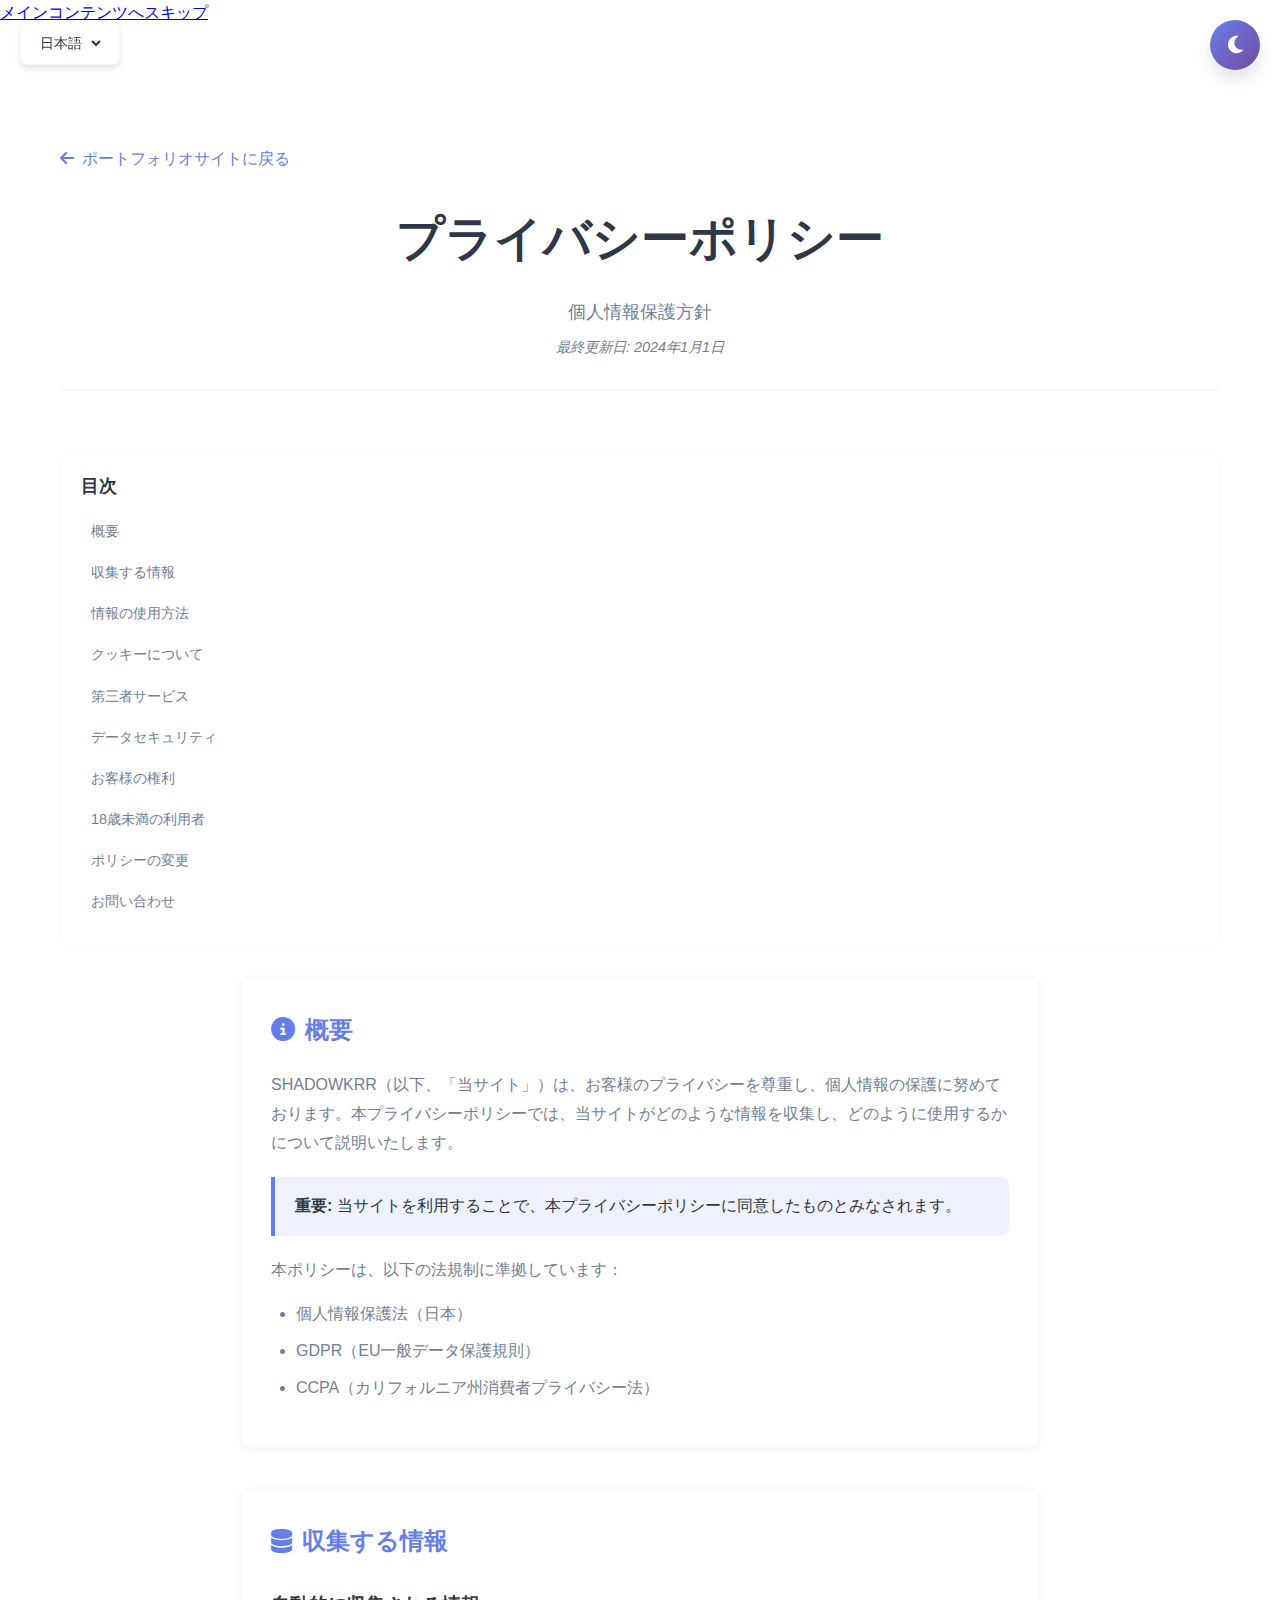
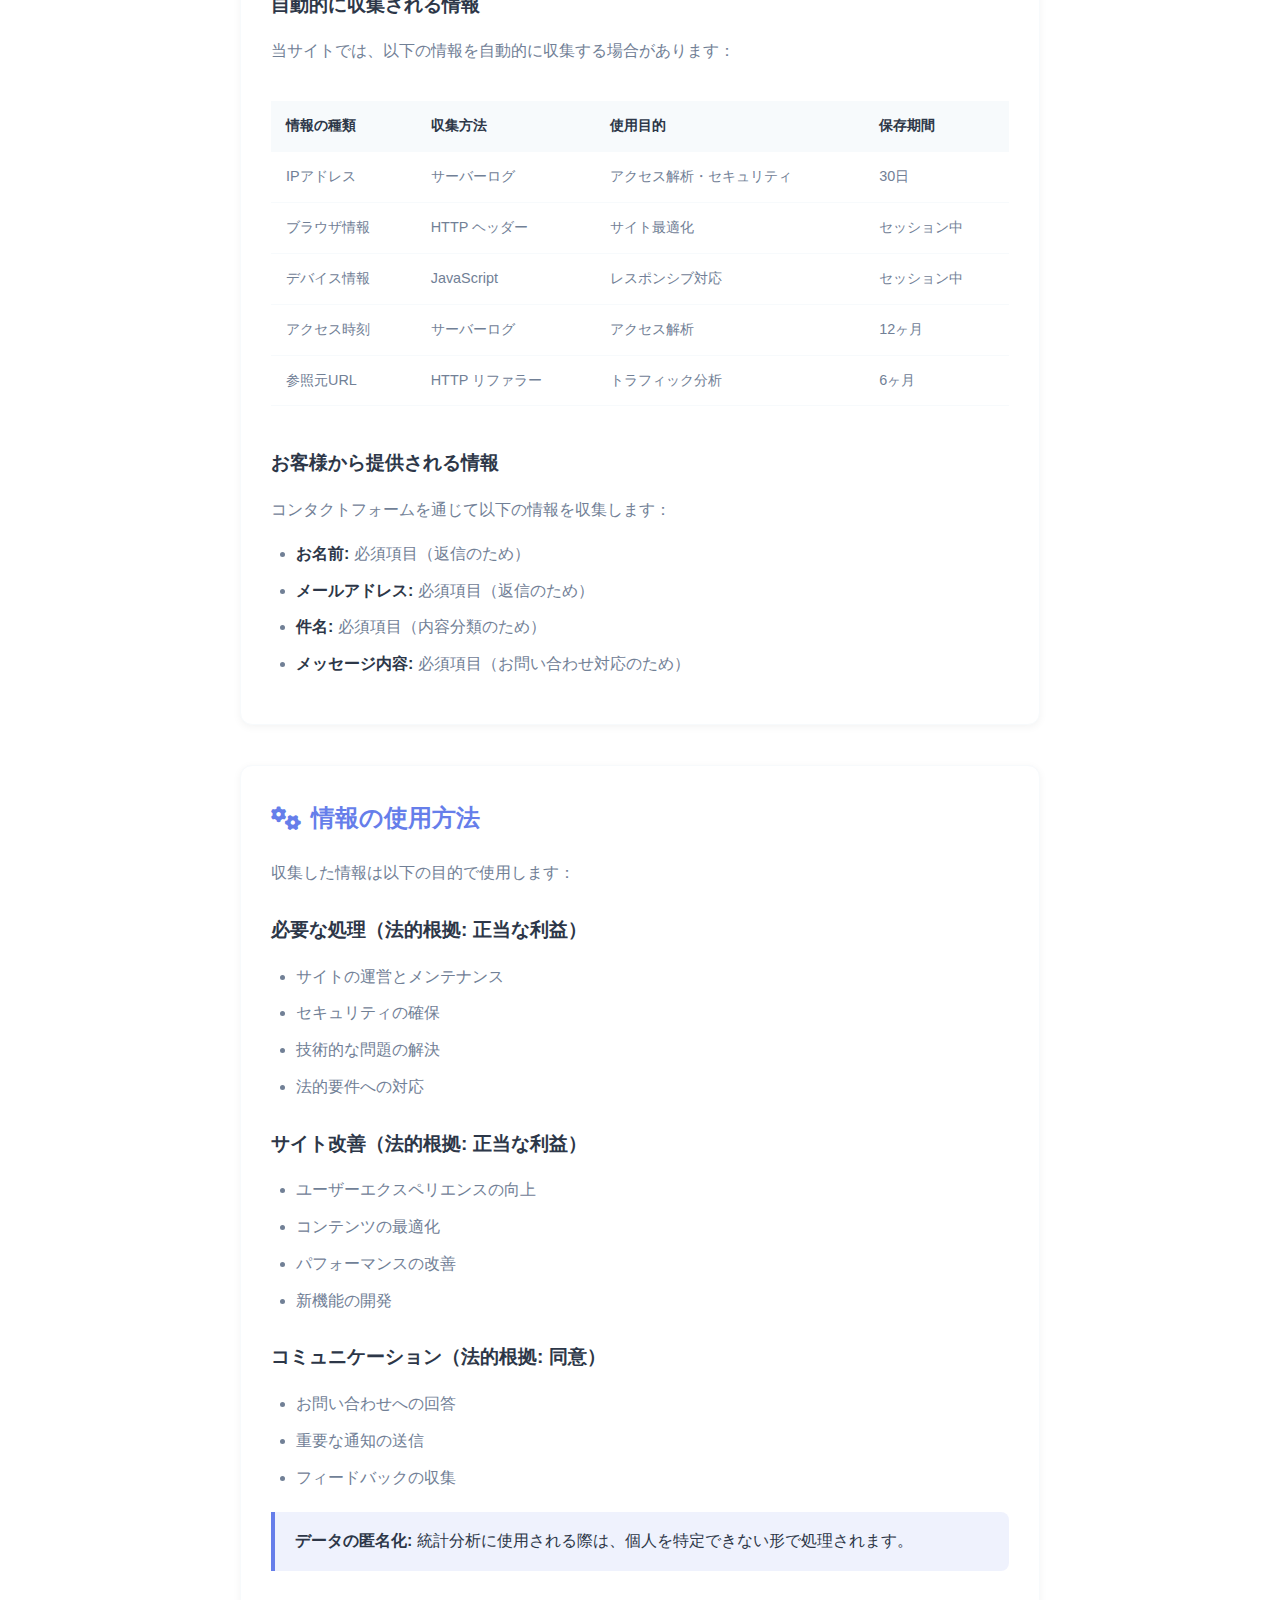
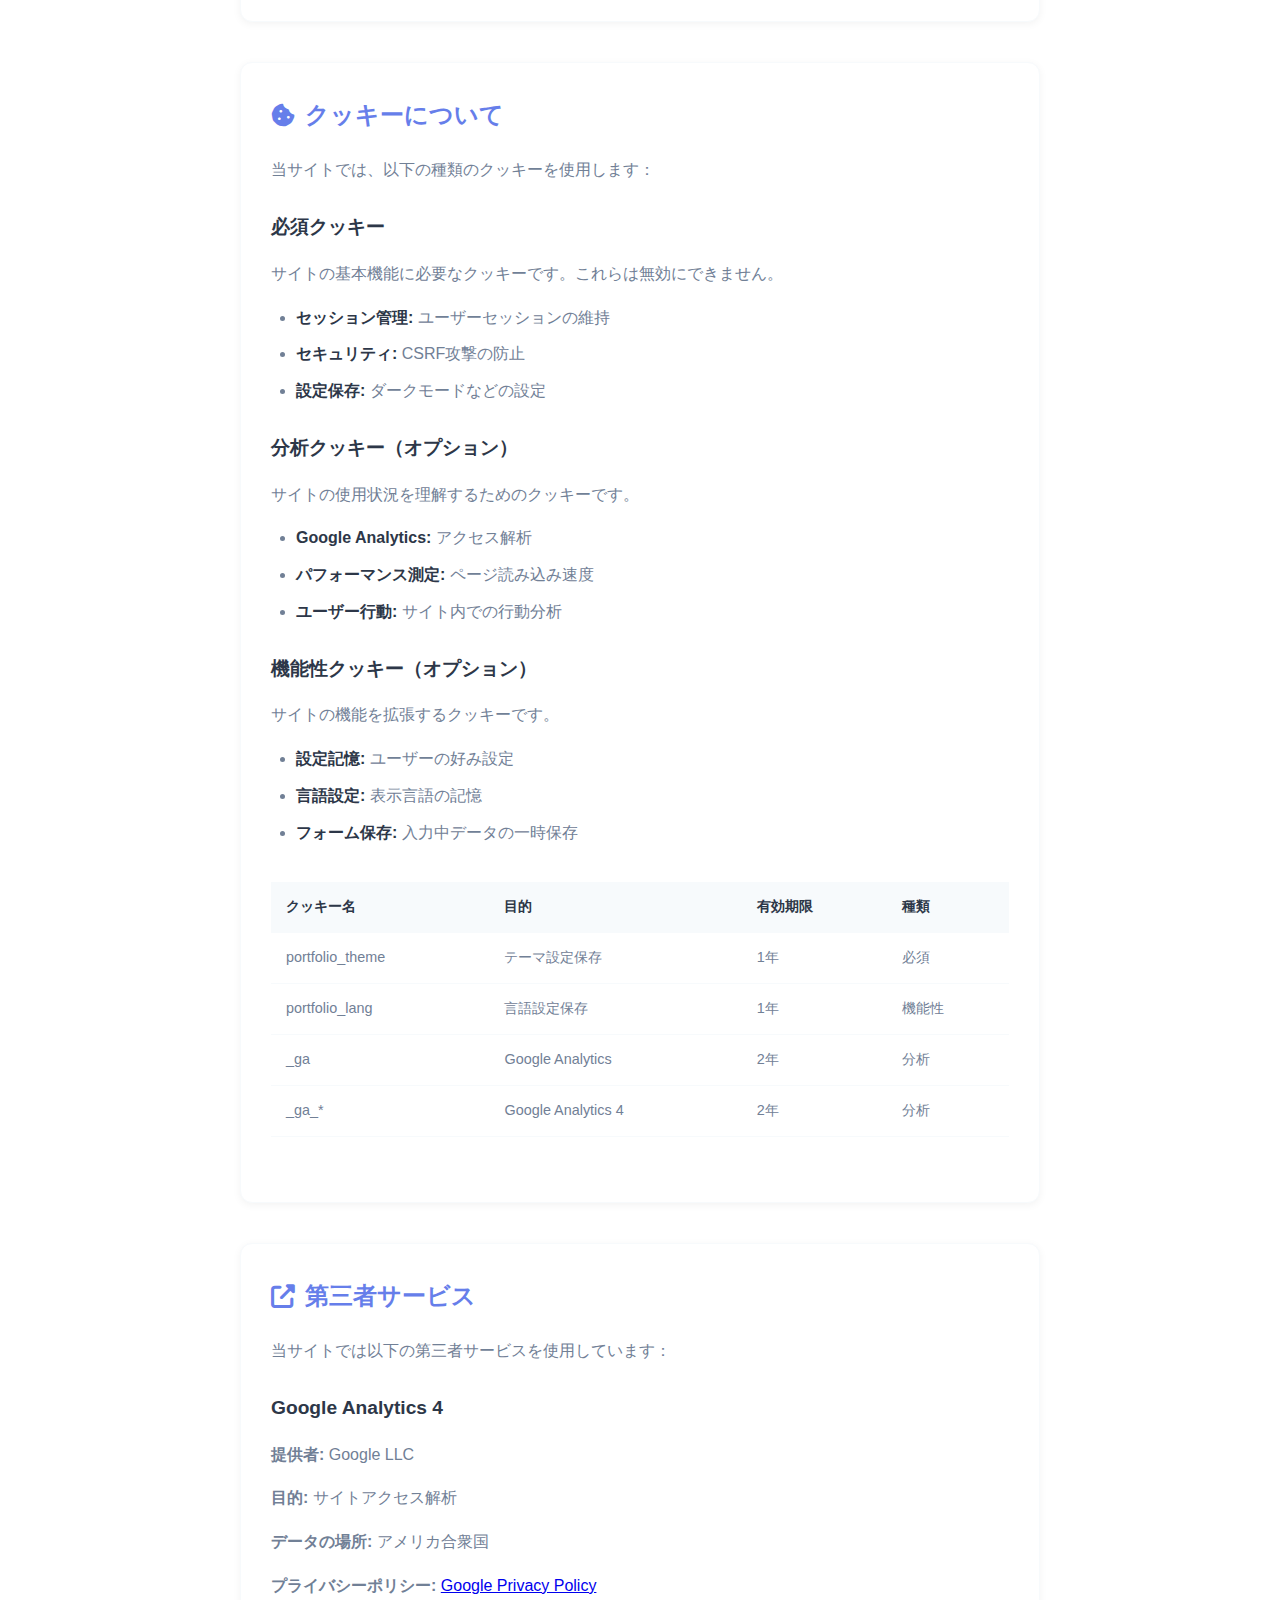
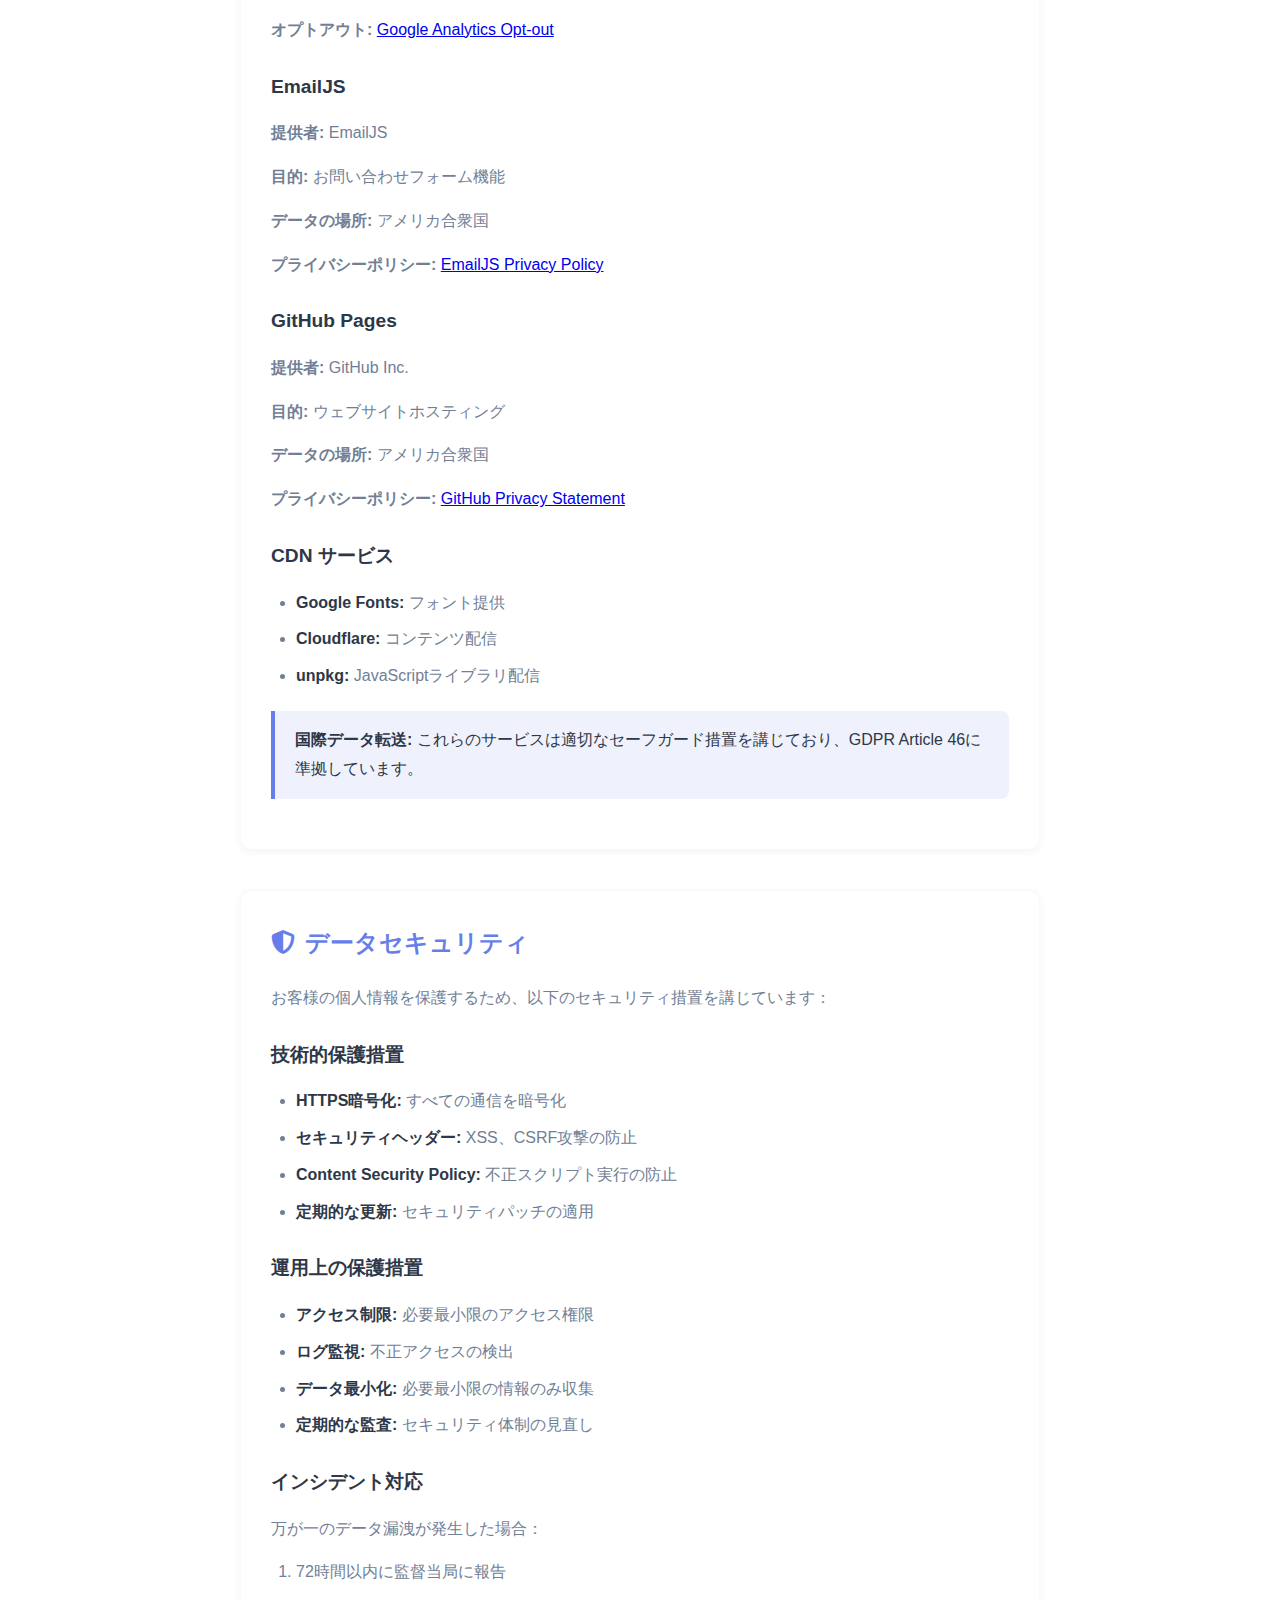
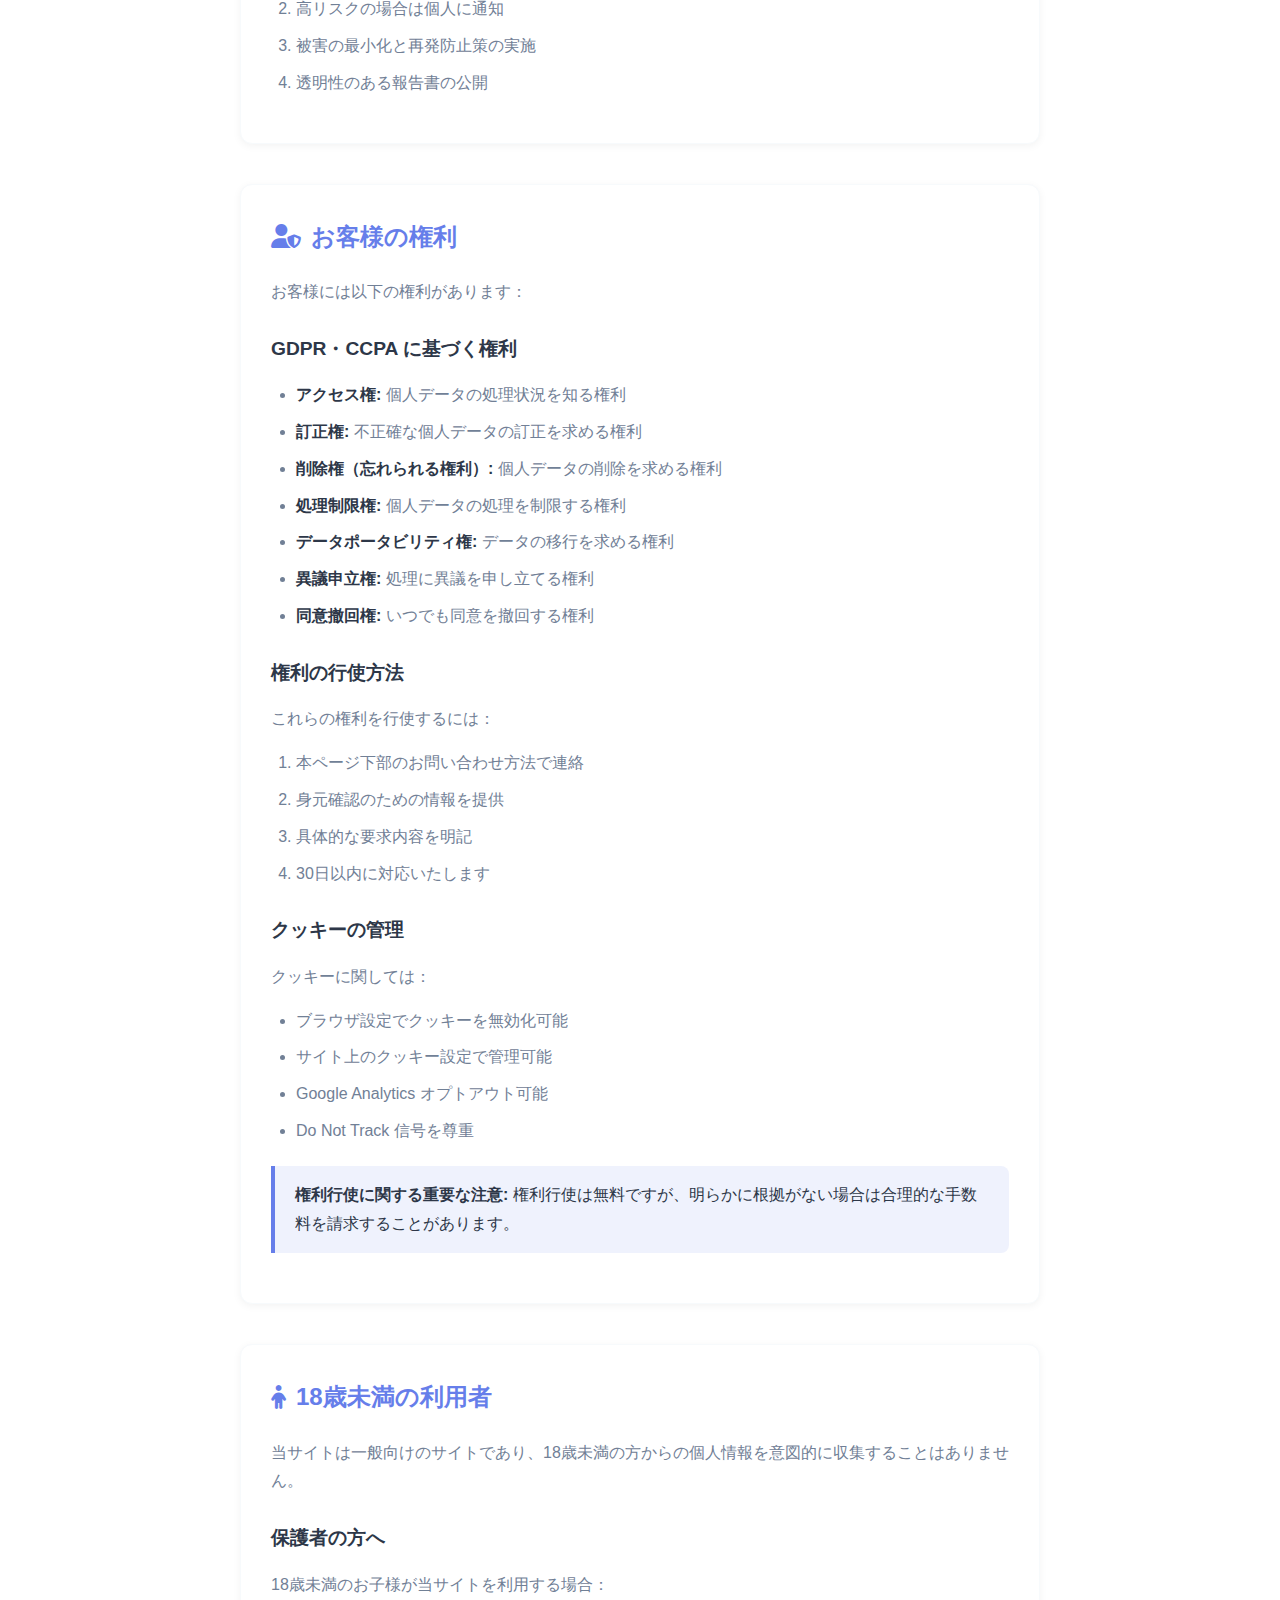
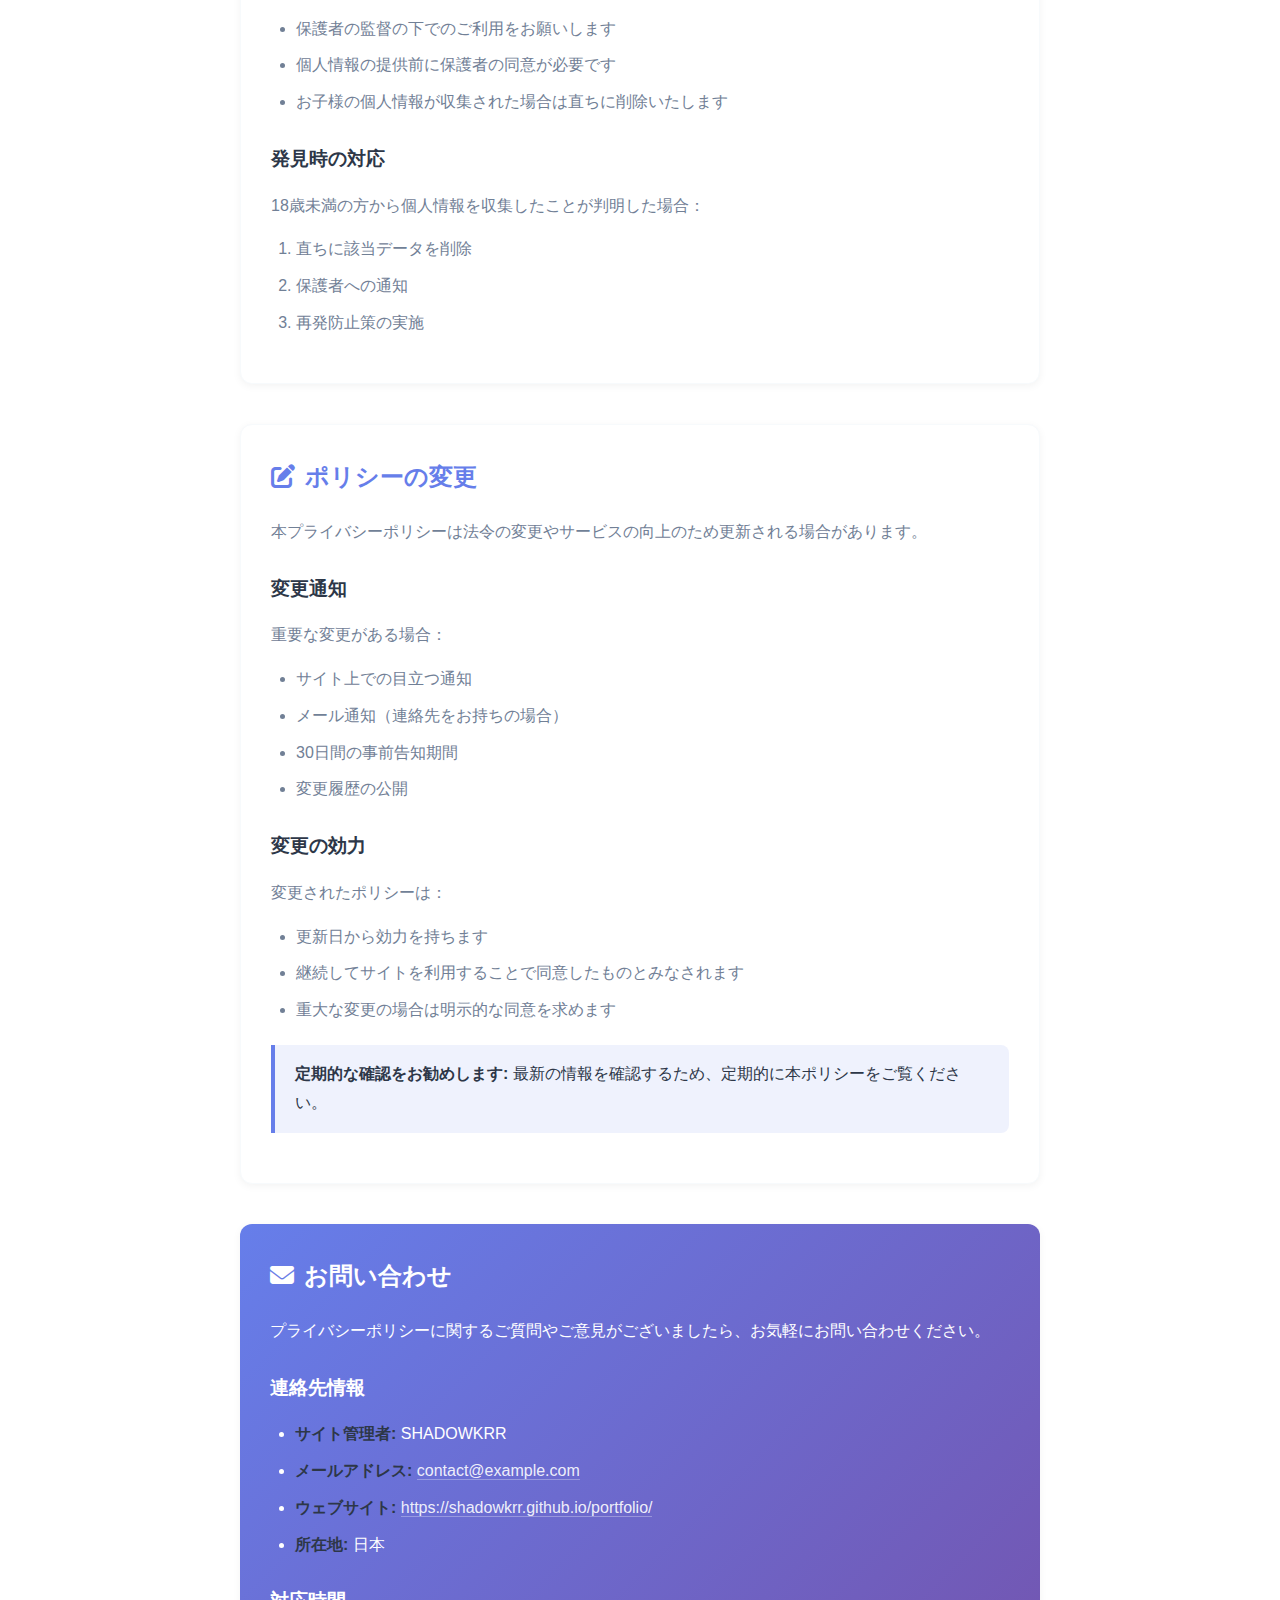
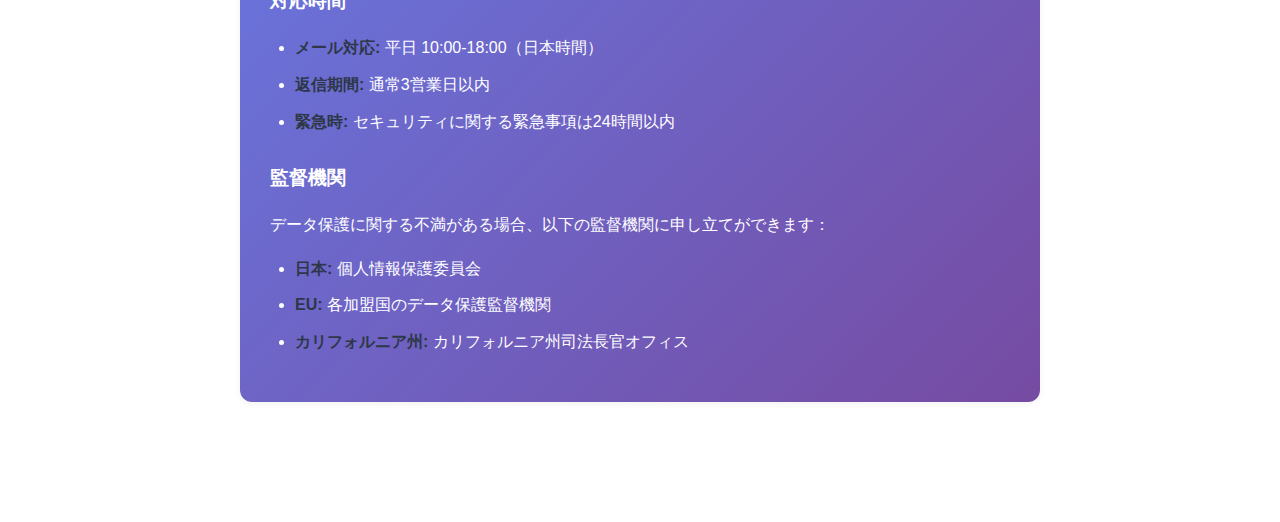
<file: privacy-policy.html>
<!DOCTYPE html>
<html lang="ja">
<head>
  <meta charset="utf-8">
  <meta name="viewport" content="width=device-width,initial-scale=1.0,user-scalable=no">
  
  <!-- Security Headers -->
  <meta http-equiv="Content-Security-Policy" content="default-src 'self'; script-src 'self' 'unsafe-inline' https://cdnjs.cloudflare.com https://unpkg.com https://cdn.jsdelivr.net; style-src 'self' 'unsafe-inline' https://fonts.googleapis.com https://cdnjs.cloudflare.com https://unpkg.com; font-src 'self' https://fonts.gstatic.com https://cdnjs.cloudflare.com; img-src 'self' data: https:; connect-src 'self' https://api.emailjs.com; frame-ancestors 'none'; base-uri 'self'; form-action 'self';">
  <meta http-equiv="X-Content-Type-Options" content="nosniff">
  <meta http-equiv="X-Frame-Options" content="DENY">
  <meta http-equiv="X-XSS-Protection" content="1; mode=block">
  <meta http-equiv="Referrer-Policy" content="strict-origin-when-cross-origin">
  
  <meta property='og:type' content='website'>
  <meta property='og:title' content='プライバシーポリシー - SHADOWKRR Portfolio'>
  <meta property='og:url' content='https://shadowkrr.github.io/portfolio/privacy-policy.html'>
  <meta property='og:description' content='SHADOWKRR ポートフォリオサイトのプライバシーポリシー'>
  <meta property="og:image" content="img/ogp.png">
  <meta name="description" content="SHADOWKRR ポートフォリオサイトのプライバシーポリシー。個人情報の取り扱い、クッキーの使用、連絡先について詳しく説明しています。" />
  <title>プライバシーポリシー - SHADOWKRR Portfolio</title>
  
  <!-- Google Fonts -->
  <link href="https://fonts.googleapis.com/css2?family=Poppins:wght@300;400;600;700&family=Noto+Sans+JP:wght@300;400;700&display=swap" rel="stylesheet">
  
  <!-- Font Awesome -->
  <link rel="stylesheet" href="https://cdnjs.cloudflare.com/ajax/libs/font-awesome/6.4.0/css/all.min.css">
  
  <!-- Custom CSS -->
  <link href="css/reset.css" media="all" rel="stylesheet" type="text/css" />
  <link href="css/modern-style.css" media="all" rel="stylesheet" type="text/css" />
  
  <link rel="shortcut icon" href="img/favicon.ico" />
  <link rel="canonical" href="https://shadowkrr.github.io/portfolio/privacy-policy.html" />
  
  <style>
    /* Privacy Policy Specific Styles */
    .privacy-policy {
      padding: 120px 0 80px;
      background: var(--bg-primary);
    }
    
    .privacy-header {
      text-align: center;
      margin-bottom: 60px;
      padding-bottom: 30px;
      border-bottom: 2px solid var(--bg-secondary);
    }
    
    .privacy-title {
      font-size: clamp(2rem, 4vw, 3rem);
      font-weight: 700;
      margin-bottom: 20px;
      color: var(--text-primary);
    }
    
    .privacy-subtitle {
      font-size: 1.1rem;
      color: var(--text-secondary);
      margin-bottom: 10px;
    }
    
    .last-updated {
      font-size: 0.9rem;
      color: var(--text-secondary);
      font-style: italic;
    }
    
    .privacy-content {
      max-width: 800px;
      margin: 0 auto;
      line-height: 1.8;
    }
    
    .privacy-section {
      margin-bottom: 40px;
      background: var(--bg-primary);
      border: 1px solid var(--bg-secondary);
      border-radius: 12px;
      padding: 30px;
      box-shadow: 0 2px 8px rgba(0, 0, 0, 0.05);
      transition: var(--transition);
    }
    
    .privacy-section:hover {
      border-color: var(--primary-color);
      box-shadow: 0 4px 16px rgba(102, 126, 234, 0.1);
    }
    
    .privacy-section h2 {
      font-size: 1.5rem;
      font-weight: 600;
      margin-bottom: 20px;
      color: var(--primary-color);
      display: flex;
      align-items: center;
      gap: 10px;
    }
    
    .privacy-section h3 {
      font-size: 1.2rem;
      font-weight: 600;
      margin: 25px 0 15px 0;
      color: var(--text-primary);
    }
    
    .privacy-section p {
      margin-bottom: 15px;
      color: var(--text-secondary);
    }
    
    .privacy-section ul, .privacy-section ol {
      margin: 15px 0;
      padding-left: 25px;
    }
    
    .privacy-section li {
      margin-bottom: 8px;
      color: var(--text-secondary);
    }
    
    .privacy-section li strong {
      color: var(--text-primary);
    }
    
    .privacy-contact {
      background: var(--gradient-primary);
      color: white;
      border: none;
    }
    
    .privacy-contact h2,
    .privacy-contact h3,
    .privacy-contact p,
    .privacy-contact li {
      color: white;
    }
    
    .privacy-contact a {
      color: rgba(255, 255, 255, 0.9);
      text-decoration: none;
      border-bottom: 1px solid rgba(255, 255, 255, 0.3);
      transition: var(--transition);
    }
    
    .privacy-contact a:hover {
      color: white;
      border-bottom-color: white;
    }
    
    .table-responsive {
      overflow-x: auto;
      margin: 20px 0;
    }
    
    .data-table {
      width: 100%;
      border-collapse: collapse;
      margin: 15px 0;
      font-size: 0.9rem;
    }
    
    .data-table th,
    .data-table td {
      padding: 12px 15px;
      text-align: left;
      border-bottom: 1px solid var(--bg-secondary);
    }
    
    .data-table th {
      background: var(--bg-secondary);
      font-weight: 600;
      color: var(--text-primary);
    }
    
    .data-table td {
      color: var(--text-secondary);
    }
    
    .data-table tr:hover {
      background: rgba(102, 126, 234, 0.03);
    }
    
    .highlight-box {
      background: rgba(102, 126, 234, 0.1);
      border-left: 4px solid var(--primary-color);
      padding: 15px 20px;
      margin: 20px 0;
      border-radius: 0 8px 8px 0;
    }
    
    .highlight-box p {
      margin: 0;
      color: var(--text-primary);
    }
    
    .privacy-nav {
      position: sticky;
      top: 100px;
      background: var(--bg-primary);
      border: 1px solid var(--bg-secondary);
      border-radius: 12px;
      padding: 20px;
      margin-bottom: 30px;
    }
    
    .privacy-nav h3 {
      margin: 0 0 15px 0;
      font-size: 1.1rem;
      color: var(--text-primary);
    }
    
    .privacy-nav ul {
      list-style: none;
      padding: 0;
      margin: 0;
    }
    
    .privacy-nav li {
      margin-bottom: 8px;
    }
    
    .privacy-nav a {
      color: var(--text-secondary);
      text-decoration: none;
      font-size: 0.9rem;
      transition: var(--transition);
      display: block;
      padding: 5px 10px;
      border-radius: 6px;
    }
    
    .privacy-nav a:hover {
      color: var(--primary-color);
      background: rgba(102, 126, 234, 0.1);
    }
    
    .back-to-site {
      display: inline-flex;
      align-items: center;
      gap: 8px;
      color: var(--primary-color);
      text-decoration: none;
      font-weight: 500;
      margin-bottom: 30px;
      transition: var(--transition);
    }
    
    .back-to-site:hover {
      color: var(--accent-color);
    }
    
    /* Mobile Responsiveness */
    @media (max-width: 768px) {
      .privacy-policy {
        padding: 100px 0 60px;
      }
      
      .privacy-section {
        padding: 20px;
        margin-bottom: 25px;
      }
      
      .privacy-nav {
        position: relative;
        top: auto;
        margin-bottom: 30px;
      }
      
      .data-table {
        font-size: 0.8rem;
      }
      
      .data-table th,
      .data-table td {
        padding: 8px 10px;
      }
    }
    
    /* Language Toggle */
    .lang-toggle {
      position: fixed;
      top: 20px;
      left: 20px;
      background: var(--bg-primary);
      border: 1px solid var(--bg-secondary);
      border-radius: 8px;
      padding: 10px 15px;
      font-size: 0.9rem;
      z-index: 1000;
      box-shadow: var(--shadow-md);
    }
    
    .lang-toggle select {
      background: transparent;
      border: none;
      color: var(--text-primary);
      font-size: 0.9rem;
      cursor: pointer;
    }
    
    /* Dark Mode Specific Styles */
    body.dark-mode .privacy-section {
      background: var(--bg-primary);
      border-color: var(--bg-secondary);
    }
    
    body.dark-mode .data-table th {
      background: var(--bg-secondary);
    }
    
    body.dark-mode .privacy-nav {
      background: var(--bg-primary);
      border-color: var(--bg-secondary);
    }
  </style>
</head>

<body>
  <!-- Skip to main content link -->
  <a href="#main-content" class="skip-link">メインコンテンツへスキップ</a>

  <!-- Language Toggle -->
  <div class="lang-toggle">
    <select id="language-selector" aria-label="言語を選択">
      <option value="ja">日本語</option>
      <option value="en">English</option>
    </select>
  </div>

  <!-- Dark Mode Toggle -->
  <button class="theme-toggle" id="theme-toggle" aria-label="ダークモード切り替え" title="ダークモード切り替え">
    <i class="fas fa-moon"></i>
  </button>

  <main id="main-content" class="privacy-policy">
    <div class="container">
      <a href="index.html" class="back-to-site">
        <i class="fas fa-arrow-left" aria-hidden="true"></i>
        ポートフォリオサイトに戻る
      </a>

      <div class="privacy-header">
        <h1 class="privacy-title" id="privacy-title">プライバシーポリシー</h1>
        <p class="privacy-subtitle" id="privacy-subtitle">個人情報保護方針</p>
        <p class="last-updated" id="last-updated">最終更新日: 2024年1月1日</p>
      </div>

      <!-- Navigation Menu -->
      <div class="privacy-nav">
        <h3 id="nav-title">目次</h3>
        <ul id="nav-menu">
          <li><a href="#overview">概要</a></li>
          <li><a href="#information-collection">収集する情報</a></li>
          <li><a href="#information-usage">情報の使用方法</a></li>
          <li><a href="#cookies">クッキーについて</a></li>
          <li><a href="#third-party">第三者サービス</a></li>
          <li><a href="#data-security">データセキュリティ</a></li>
          <li><a href="#your-rights">お客様の権利</a></li>
          <li><a href="#children">18歳未満の利用者</a></li>
          <li><a href="#changes">ポリシーの変更</a></li>
          <li><a href="#contact">お問い合わせ</a></li>
        </ul>
      </div>

      <div class="privacy-content">
        <!-- Overview Section -->
        <section id="overview" class="privacy-section">
          <h2><i class="fas fa-info-circle" aria-hidden="true"></i><span id="overview-title">概要</span></h2>
          <div id="overview-content">
            <p>SHADOWKRR（以下、「当サイト」）は、お客様のプライバシーを尊重し、個人情報の保護に努めております。本プライバシーポリシーでは、当サイトがどのような情報を収集し、どのように使用するかについて説明いたします。</p>
            
            <div class="highlight-box">
              <p><strong>重要:</strong> 当サイトを利用することで、本プライバシーポリシーに同意したものとみなされます。</p>
            </div>
            
            <p>本ポリシーは、以下の法規制に準拠しています：</p>
            <ul>
              <li>個人情報保護法（日本）</li>
              <li>GDPR（EU一般データ保護規則）</li>
              <li>CCPA（カリフォルニア州消費者プライバシー法）</li>
            </ul>
          </div>
        </section>

        <!-- Information Collection Section -->
        <section id="information-collection" class="privacy-section">
          <h2><i class="fas fa-database" aria-hidden="true"></i><span id="collection-title">収集する情報</span></h2>
          <div id="collection-content">
            <h3>自動的に収集される情報</h3>
            <p>当サイトでは、以下の情報を自動的に収集する場合があります：</p>
            
            <div class="table-responsive">
              <table class="data-table">
                <thead>
                  <tr>
                    <th>情報の種類</th>
                    <th>収集方法</th>
                    <th>使用目的</th>
                    <th>保存期間</th>
                  </tr>
                </thead>
                <tbody>
                  <tr>
                    <td>IPアドレス</td>
                    <td>サーバーログ</td>
                    <td>アクセス解析・セキュリティ</td>
                    <td>30日</td>
                  </tr>
                  <tr>
                    <td>ブラウザ情報</td>
                    <td>HTTP ヘッダー</td>
                    <td>サイト最適化</td>
                    <td>セッション中</td>
                  </tr>
                  <tr>
                    <td>デバイス情報</td>
                    <td>JavaScript</td>
                    <td>レスポンシブ対応</td>
                    <td>セッション中</td>
                  </tr>
                  <tr>
                    <td>アクセス時刻</td>
                    <td>サーバーログ</td>
                    <td>アクセス解析</td>
                    <td>12ヶ月</td>
                  </tr>
                  <tr>
                    <td>参照元URL</td>
                    <td>HTTP リファラー</td>
                    <td>トラフィック分析</td>
                    <td>6ヶ月</td>
                  </tr>
                </tbody>
              </table>
            </div>

            <h3>お客様から提供される情報</h3>
            <p>コンタクトフォームを通じて以下の情報を収集します：</p>
            <ul>
              <li><strong>お名前:</strong> 必須項目（返信のため）</li>
              <li><strong>メールアドレス:</strong> 必須項目（返信のため）</li>
              <li><strong>件名:</strong> 必須項目（内容分類のため）</li>
              <li><strong>メッセージ内容:</strong> 必須項目（お問い合わせ対応のため）</li>
            </ul>
          </div>
        </section>

        <!-- Information Usage Section -->
        <section id="information-usage" class="privacy-section">
          <h2><i class="fas fa-cogs" aria-hidden="true"></i><span id="usage-title">情報の使用方法</span></h2>
          <div id="usage-content">
            <p>収集した情報は以下の目的で使用します：</p>
            
            <h3>必要な処理（法的根拠: 正当な利益）</h3>
            <ul>
              <li>サイトの運営とメンテナンス</li>
              <li>セキュリティの確保</li>
              <li>技術的な問題の解決</li>
              <li>法的要件への対応</li>
            </ul>

            <h3>サイト改善（法的根拠: 正当な利益）</h3>
            <ul>
              <li>ユーザーエクスペリエンスの向上</li>
              <li>コンテンツの最適化</li>
              <li>パフォーマンスの改善</li>
              <li>新機能の開発</li>
            </ul>

            <h3>コミュニケーション（法的根拠: 同意）</h3>
            <ul>
              <li>お問い合わせへの回答</li>
              <li>重要な通知の送信</li>
              <li>フィードバックの収集</li>
            </ul>

            <div class="highlight-box">
              <p><strong>データの匿名化:</strong> 統計分析に使用される際は、個人を特定できない形で処理されます。</p>
            </div>
          </div>
        </section>

        <!-- Cookies Section -->
        <section id="cookies" class="privacy-section">
          <h2><i class="fas fa-cookie-bite" aria-hidden="true"></i><span id="cookies-title">クッキーについて</span></h2>
          <div id="cookies-content">
            <p>当サイトでは、以下の種類のクッキーを使用します：</p>

            <h3>必須クッキー</h3>
            <p>サイトの基本機能に必要なクッキーです。これらは無効にできません。</p>
            <ul>
              <li><strong>セッション管理:</strong> ユーザーセッションの維持</li>
              <li><strong>セキュリティ:</strong> CSRF攻撃の防止</li>
              <li><strong>設定保存:</strong> ダークモードなどの設定</li>
            </ul>

            <h3>分析クッキー（オプション）</h3>
            <p>サイトの使用状況を理解するためのクッキーです。</p>
            <ul>
              <li><strong>Google Analytics:</strong> アクセス解析</li>
              <li><strong>パフォーマンス測定:</strong> ページ読み込み速度</li>
              <li><strong>ユーザー行動:</strong> サイト内での行動分析</li>
            </ul>

            <h3>機能性クッキー（オプション）</h3>
            <p>サイトの機能を拡張するクッキーです。</p>
            <ul>
              <li><strong>設定記憶:</strong> ユーザーの好み設定</li>
              <li><strong>言語設定:</strong> 表示言語の記憶</li>
              <li><strong>フォーム保存:</strong> 入力中データの一時保存</li>
            </ul>

            <div class="table-responsive">
              <table class="data-table">
                <thead>
                  <tr>
                    <th>クッキー名</th>
                    <th>目的</th>
                    <th>有効期限</th>
                    <th>種類</th>
                  </tr>
                </thead>
                <tbody>
                  <tr>
                    <td>portfolio_theme</td>
                    <td>テーマ設定保存</td>
                    <td>1年</td>
                    <td>必須</td>
                  </tr>
                  <tr>
                    <td>portfolio_lang</td>
                    <td>言語設定保存</td>
                    <td>1年</td>
                    <td>機能性</td>
                  </tr>
                  <tr>
                    <td>_ga</td>
                    <td>Google Analytics</td>
                    <td>2年</td>
                    <td>分析</td>
                  </tr>
                  <tr>
                    <td>_ga_*</td>
                    <td>Google Analytics 4</td>
                    <td>2年</td>
                    <td>分析</td>
                  </tr>
                </tbody>
              </table>
            </div>
          </div>
        </section>

        <!-- Third Party Services Section -->
        <section id="third-party" class="privacy-section">
          <h2><i class="fas fa-external-link-alt" aria-hidden="true"></i><span id="third-party-title">第三者サービス</span></h2>
          <div id="third-party-content">
            <p>当サイトでは以下の第三者サービスを使用しています：</p>

            <h3>Google Analytics 4</h3>
            <p><strong>提供者:</strong> Google LLC</p>
            <p><strong>目的:</strong> サイトアクセス解析</p>
            <p><strong>データの場所:</strong> アメリカ合衆国</p>
            <p><strong>プライバシーポリシー:</strong> <a href="https://policies.google.com/privacy" target="_blank" rel="noopener noreferrer">Google Privacy Policy</a></p>
            <p><strong>オプトアウト:</strong> <a href="https://tools.google.com/dlpage/gaoptout" target="_blank" rel="noopener noreferrer">Google Analytics Opt-out</a></p>

            <h3>EmailJS</h3>
            <p><strong>提供者:</strong> EmailJS</p>
            <p><strong>目的:</strong> お問い合わせフォーム機能</p>
            <p><strong>データの場所:</strong> アメリカ合衆国</p>
            <p><strong>プライバシーポリシー:</strong> <a href="https://www.emailjs.com/legal/privacy-policy/" target="_blank" rel="noopener noreferrer">EmailJS Privacy Policy</a></p>

            <h3>GitHub Pages</h3>
            <p><strong>提供者:</strong> GitHub Inc.</p>
            <p><strong>目的:</strong> ウェブサイトホスティング</p>
            <p><strong>データの場所:</strong> アメリカ合衆国</p>
            <p><strong>プライバシーポリシー:</strong> <a href="https://docs.github.com/en/github/site-policy/github-privacy-statement" target="_blank" rel="noopener noreferrer">GitHub Privacy Statement</a></p>

            <h3>CDN サービス</h3>
            <ul>
              <li><strong>Google Fonts:</strong> フォント提供</li>
              <li><strong>Cloudflare:</strong> コンテンツ配信</li>
              <li><strong>unpkg:</strong> JavaScriptライブラリ配信</li>
            </ul>

            <div class="highlight-box">
              <p><strong>国際データ転送:</strong> これらのサービスは適切なセーフガード措置を講じており、GDPR Article 46に準拠しています。</p>
            </div>
          </div>
        </section>

        <!-- Data Security Section -->
        <section id="data-security" class="privacy-section">
          <h2><i class="fas fa-shield-alt" aria-hidden="true"></i><span id="security-title">データセキュリティ</span></h2>
          <div id="security-content">
            <p>お客様の個人情報を保護するため、以下のセキュリティ措置を講じています：</p>

            <h3>技術的保護措置</h3>
            <ul>
              <li><strong>HTTPS暗号化:</strong> すべての通信を暗号化</li>
              <li><strong>セキュリティヘッダー:</strong> XSS、CSRF攻撃の防止</li>
              <li><strong>Content Security Policy:</strong> 不正スクリプト実行の防止</li>
              <li><strong>定期的な更新:</strong> セキュリティパッチの適用</li>
            </ul>

            <h3>運用上の保護措置</h3>
            <ul>
              <li><strong>アクセス制限:</strong> 必要最小限のアクセス権限</li>
              <li><strong>ログ監視:</strong> 不正アクセスの検出</li>
              <li><strong>データ最小化:</strong> 必要最小限の情報のみ収集</li>
              <li><strong>定期的な監査:</strong> セキュリティ体制の見直し</li>
            </ul>

            <h3>インシデント対応</h3>
            <p>万が一のデータ漏洩が発生した場合：</p>
            <ol>
              <li>72時間以内に監督当局に報告</li>
              <li>高リスクの場合は個人に通知</li>
              <li>被害の最小化と再発防止策の実施</li>
              <li>透明性のある報告書の公開</li>
            </ol>
          </div>
        </section>

        <!-- Your Rights Section -->
        <section id="your-rights" class="privacy-section">
          <h2><i class="fas fa-user-shield" aria-hidden="true"></i><span id="rights-title">お客様の権利</span></h2>
          <div id="rights-content">
            <p>お客様には以下の権利があります：</p>

            <h3>GDPR・CCPA に基づく権利</h3>
            <ul>
              <li><strong>アクセス権:</strong> 個人データの処理状況を知る権利</li>
              <li><strong>訂正権:</strong> 不正確な個人データの訂正を求める権利</li>
              <li><strong>削除権（忘れられる権利）:</strong> 個人データの削除を求める権利</li>
              <li><strong>処理制限権:</strong> 個人データの処理を制限する権利</li>
              <li><strong>データポータビリティ権:</strong> データの移行を求める権利</li>
              <li><strong>異議申立権:</strong> 処理に異議を申し立てる権利</li>
              <li><strong>同意撤回権:</strong> いつでも同意を撤回する権利</li>
            </ul>

            <h3>権利の行使方法</h3>
            <p>これらの権利を行使するには：</p>
            <ol>
              <li>本ページ下部のお問い合わせ方法で連絡</li>
              <li>身元確認のための情報を提供</li>
              <li>具体的な要求内容を明記</li>
              <li>30日以内に対応いたします</li>
            </ol>

            <h3>クッキーの管理</h3>
            <p>クッキーに関しては：</p>
            <ul>
              <li>ブラウザ設定でクッキーを無効化可能</li>
              <li>サイト上のクッキー設定で管理可能</li>
              <li>Google Analytics オプトアウト可能</li>
              <li>Do Not Track 信号を尊重</li>
            </ul>

            <div class="highlight-box">
              <p><strong>権利行使に関する重要な注意:</strong> 権利行使は無料ですが、明らかに根拠がない場合は合理的な手数料を請求することがあります。</p>
            </div>
          </div>
        </section>

        <!-- Children Section -->
        <section id="children" class="privacy-section">
          <h2><i class="fas fa-child" aria-hidden="true"></i><span id="children-title">18歳未満の利用者</span></h2>
          <div id="children-content">
            <p>当サイトは一般向けのサイトであり、18歳未満の方からの個人情報を意図的に収集することはありません。</p>

            <h3>保護者の方へ</h3>
            <p>18歳未満のお子様が当サイトを利用する場合：</p>
            <ul>
              <li>保護者の監督の下でのご利用をお願いします</li>
              <li>個人情報の提供前に保護者の同意が必要です</li>
              <li>お子様の個人情報が収集された場合は直ちに削除いたします</li>
            </ul>

            <h3>発見時の対応</h3>
            <p>18歳未満の方から個人情報を収集したことが判明した場合：</p>
            <ol>
              <li>直ちに該当データを削除</li>
              <li>保護者への通知</li>
              <li>再発防止策の実施</li>
            </ol>
          </div>
        </section>

        <!-- Policy Changes Section -->
        <section id="changes" class="privacy-section">
          <h2><i class="fas fa-edit" aria-hidden="true"></i><span id="changes-title">ポリシーの変更</span></h2>
          <div id="changes-content">
            <p>本プライバシーポリシーは法令の変更やサービスの向上のため更新される場合があります。</p>

            <h3>変更通知</h3>
            <p>重要な変更がある場合：</p>
            <ul>
              <li>サイト上での目立つ通知</li>
              <li>メール通知（連絡先をお持ちの場合）</li>
              <li>30日間の事前告知期間</li>
              <li>変更履歴の公開</li>
            </ul>

            <h3>変更の効力</h3>
            <p>変更されたポリシーは：</p>
            <ul>
              <li>更新日から効力を持ちます</li>
              <li>継続してサイトを利用することで同意したものとみなされます</li>
              <li>重大な変更の場合は明示的な同意を求めます</li>
            </ul>

            <div class="highlight-box">
              <p><strong>定期的な確認をお勧めします:</strong> 最新の情報を確認するため、定期的に本ポリシーをご覧ください。</p>
            </div>
          </div>
        </section>

        <!-- Contact Section -->
        <section id="contact" class="privacy-section privacy-contact">
          <h2><i class="fas fa-envelope" aria-hidden="true"></i><span id="contact-title">お問い合わせ</span></h2>
          <div id="contact-content">
            <p>プライバシーポリシーに関するご質問やご意見がございましたら、お気軽にお問い合わせください。</p>

            <h3>連絡先情報</h3>
            <ul>
              <li><strong>サイト管理者:</strong> SHADOWKRR</li>
              <li><strong>メールアドレス:</strong> <a href="mailto:contact@example.com">contact@example.com</a></li>
              <li><strong>ウェブサイト:</strong> <a href="https://shadowkrr.github.io/portfolio/">https://shadowkrr.github.io/portfolio/</a></li>
              <li><strong>所在地:</strong> 日本</li>
            </ul>

            <h3>対応時間</h3>
            <ul>
              <li><strong>メール対応:</strong> 平日 10:00-18:00（日本時間）</li>
              <li><strong>返信期間:</strong> 通常3営業日以内</li>
              <li><strong>緊急時:</strong> セキュリティに関する緊急事項は24時間以内</li>
            </ul>

            <h3>監督機関</h3>
            <p>データ保護に関する不満がある場合、以下の監督機関に申し立てができます：</p>
            <ul>
              <li><strong>日本:</strong> 個人情報保護委員会</li>
              <li><strong>EU:</strong> 各加盟国のデータ保護監督機関</li>
              <li><strong>カリフォルニア州:</strong> カリフォルニア州司法長官オフィス</li>
            </ul>
          </div>
        </section>
      </div>
    </div>
  </main>

  <!-- Scripts -->
  <script>
    // Theme toggle functionality
    const themeToggle = document.getElementById('theme-toggle');
    const body = document.body;
    
    // Check for saved theme preference
    const currentTheme = localStorage.getItem('theme');
    if (currentTheme === 'dark') {
        body.classList.add('dark-mode');
        themeToggle.innerHTML = '<i class="fas fa-sun"></i>';
    }

    themeToggle.addEventListener('click', () => {
        body.classList.toggle('dark-mode');
        
        if (body.classList.contains('dark-mode')) {
            localStorage.setItem('theme', 'dark');
            themeToggle.innerHTML = '<i class="fas fa-sun"></i>';
        } else {
            localStorage.setItem('theme', 'light');
            themeToggle.innerHTML = '<i class="fas fa-moon"></i>';
        }
    });

    // Language toggle functionality
    const languageSelector = document.getElementById('language-selector');
    const translations = {
      ja: {
        // Privacy policy Japanese translations
        title: 'プライバシーポリシー',
        subtitle: '個人情報保護方針',
        lastUpdated: '最終更新日: 2024年1月1日',
        navTitle: '目次',
        backToSite: 'ポートフォリオサイトに戻る',
        // Section titles and content would go here...
      },
      en: {
        // Privacy policy English translations
        title: 'Privacy Policy',
        subtitle: 'Data Protection Policy',
        lastUpdated: 'Last Updated: January 1, 2024',
        navTitle: 'Table of Contents',
        backToSite: 'Back to Portfolio',
        // Section titles and content would go here...
      }
    };

    function updateLanguage(lang) {
      document.documentElement.lang = lang;
      
      // Update basic elements
      const elements = {
        'privacy-title': 'title',
        'privacy-subtitle': 'subtitle',
        'last-updated': 'lastUpdated',
        'nav-title': 'navTitle'
      };
      
      Object.entries(elements).forEach(([id, key]) => {
        const element = document.getElementById(id);
        if (element && translations[lang] && translations[lang][key]) {
          element.textContent = translations[lang][key];
        }
      });
      
      // Update back to site link
      const backLink = document.querySelector('.back-to-site');
      if (backLink && translations[lang] && translations[lang].backToSite) {
        backLink.innerHTML = `<i class="fas fa-arrow-left" aria-hidden="true"></i> ${translations[lang].backToSite}`;
      }
      
      // Save language preference
      localStorage.setItem('preferred_language', lang);
    }

    languageSelector.addEventListener('change', (e) => {
      updateLanguage(e.target.value);
    });

    // Load saved language preference
    const savedLang = localStorage.getItem('preferred_language') || 'ja';
    languageSelector.value = savedLang;
    updateLanguage(savedLang);

    // Smooth scrolling for navigation links
    document.querySelectorAll('#nav-menu a').forEach(link => {
      link.addEventListener('click', (e) => {
        e.preventDefault();
        const targetId = link.getAttribute('href').substring(1);
        const targetElement = document.getElementById(targetId);
        if (targetElement) {
          targetElement.scrollIntoView({ behavior: 'smooth', block: 'start' });
        }
      });
    });

    // Add active state to navigation
    const observer = new IntersectionObserver((entries) => {
      entries.forEach(entry => {
        if (entry.isIntersecting) {
          const id = entry.target.id;
          const navLink = document.querySelector(`#nav-menu a[href="#${id}"]`);
          
          // Remove active class from all links
          document.querySelectorAll('#nav-menu a').forEach(link => {
            link.classList.remove('active');
          });
          
          // Add active class to current link
          if (navLink) {
            navLink.classList.add('active');
          }
        }
      });
    }, {
      threshold: 0.3,
      rootMargin: '-20% 0px -70% 0px'
    });

    // Observe all sections
    document.querySelectorAll('.privacy-section').forEach(section => {
      observer.observe(section);
    });
  </script>
</body>
</html>
</file>
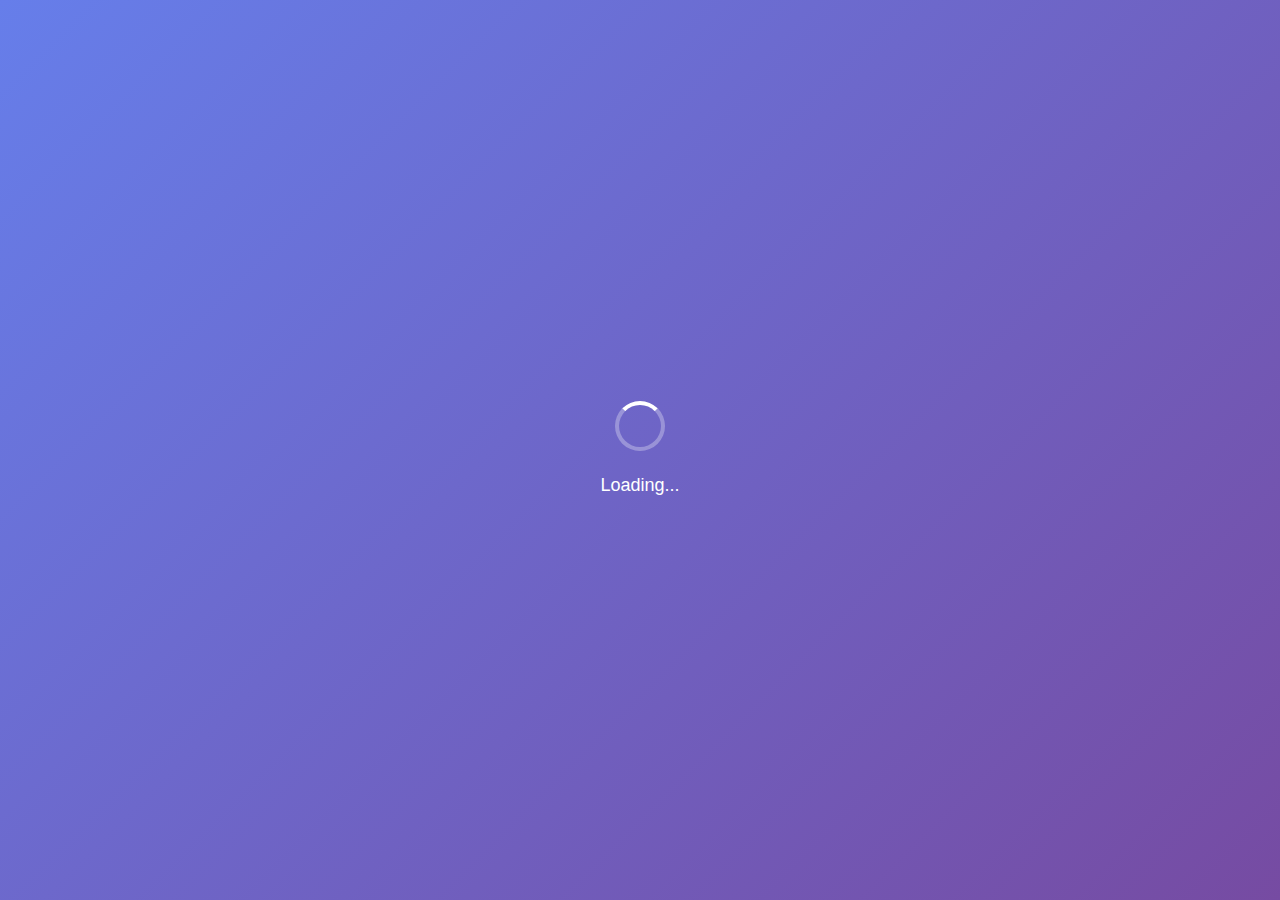
<file: test.html>
<!DOCTYPE html>
<html lang="ja">
<head>
  <meta charset="utf-8">
  <meta name="viewport" content="width=device-width,initial-scale=1.0,user-scalable=no">
  <title>テスト - ローディング確認</title>
  
  <!-- Critical CSS -->
  <style>
    /* CSS Variables */
    :root {
      --primary-color: #667eea;
      --secondary-color: #764ba2;
      --accent-color: #f093fb;
      --bg-primary: #ffffff;
      --bg-secondary: #f8f9fa;
      --text-primary: #2d3748;
      --text-secondary: #718096;
      --gradient-primary: linear-gradient(135deg, #667eea 0%, #764ba2 100%);
      --shadow-sm: 0 1px 2px 0 rgba(0, 0, 0, 0.05);
      --shadow-md: 0 4px 6px -1px rgba(0, 0, 0, 0.1);
      --shadow-lg: 0 10px 15px -3px rgba(0, 0, 0, 0.1);
      --shadow-xl: 0 20px 25px -5px rgba(0, 0, 0, 0.1);
      --transition: all 0.3s cubic-bezier(0.4, 0, 0.2, 1);
    }

    * {
      margin: 0;
      padding: 0;
      box-sizing: border-box;
    }

    body {
      font-family: 'Noto Sans JP', sans-serif;
      background: var(--bg-primary);
      color: var(--text-primary);
      line-height: 1.6;
      overflow: hidden;
    }

    #loader {
      position: fixed;
      top: 0;
      left: 0;
      width: 100%;
      height: 100vh;
      background: var(--gradient-primary);
      display: flex;
      align-items: center;
      justify-content: center;
      z-index: 10000;
      transition: opacity 0.5s, visibility 0.5s;
    }

    #loader.hidden {
      opacity: 0;
      visibility: hidden;
    }

    .loader-content {
      text-align: center;
      color: white;
    }

    .loader-spinner {
      width: 50px;
      height: 50px;
      border: 4px solid rgba(255, 255, 255, 0.3);
      border-top-color: white;
      border-radius: 50%;
      animation: spin 1s linear infinite;
      margin: 0 auto 20px;
    }

    @keyframes spin {
      to { transform: rotate(360deg); }
    }

    .loader-text {
      font-size: 18px;
      font-weight: 300;
      margin-top: 20px;
    }

    main {
      padding: 100px 20px;
      text-align: center;
    }
  </style>
</head>

<body>
  <!-- Loading Screen -->
  <div id="loader">
    <div class="loader-content">
      <div class="loader-spinner"></div>
      <p class="loader-text">Loading...</p>
    </div>
  </div>

  <main>
    <h1>テストページ</h1>
    <p>ローディングが正常に動作するかのテストです</p>
  </main>

  <!-- Scripts -->
  <script>
    console.log('Script started');
    
    document.addEventListener('DOMContentLoaded', function() {
      console.log('DOM loaded');
      
      // Hide loader after all content is loaded
      window.addEventListener('load', function() {
        console.log('Window loaded');
        
        setTimeout(() => {
          console.log('Hiding loader');
          const loader = document.getElementById('loader');
          if (loader) {
            loader.classList.add('hidden');
            document.body.style.overflow = 'auto';
          }
        }, 1000);
      });
    });
  </script>
</body>
</html>
</file>
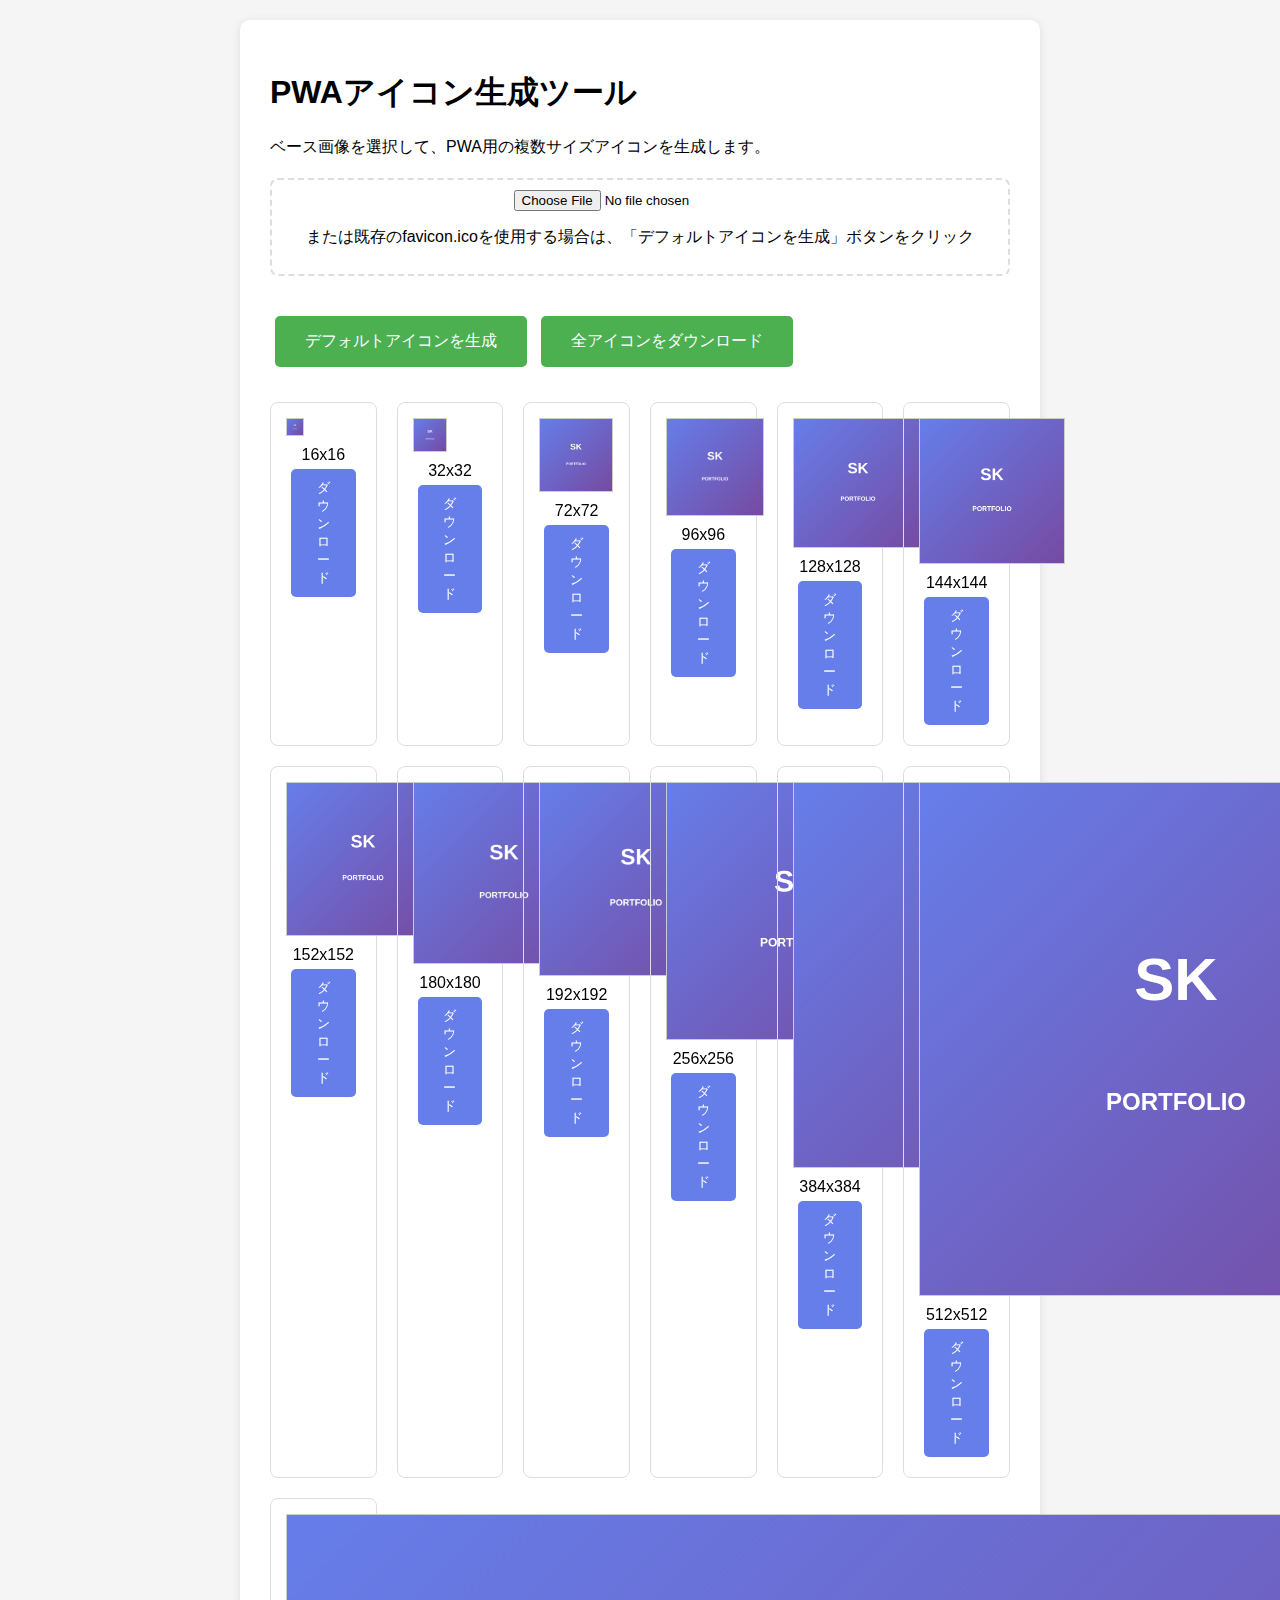
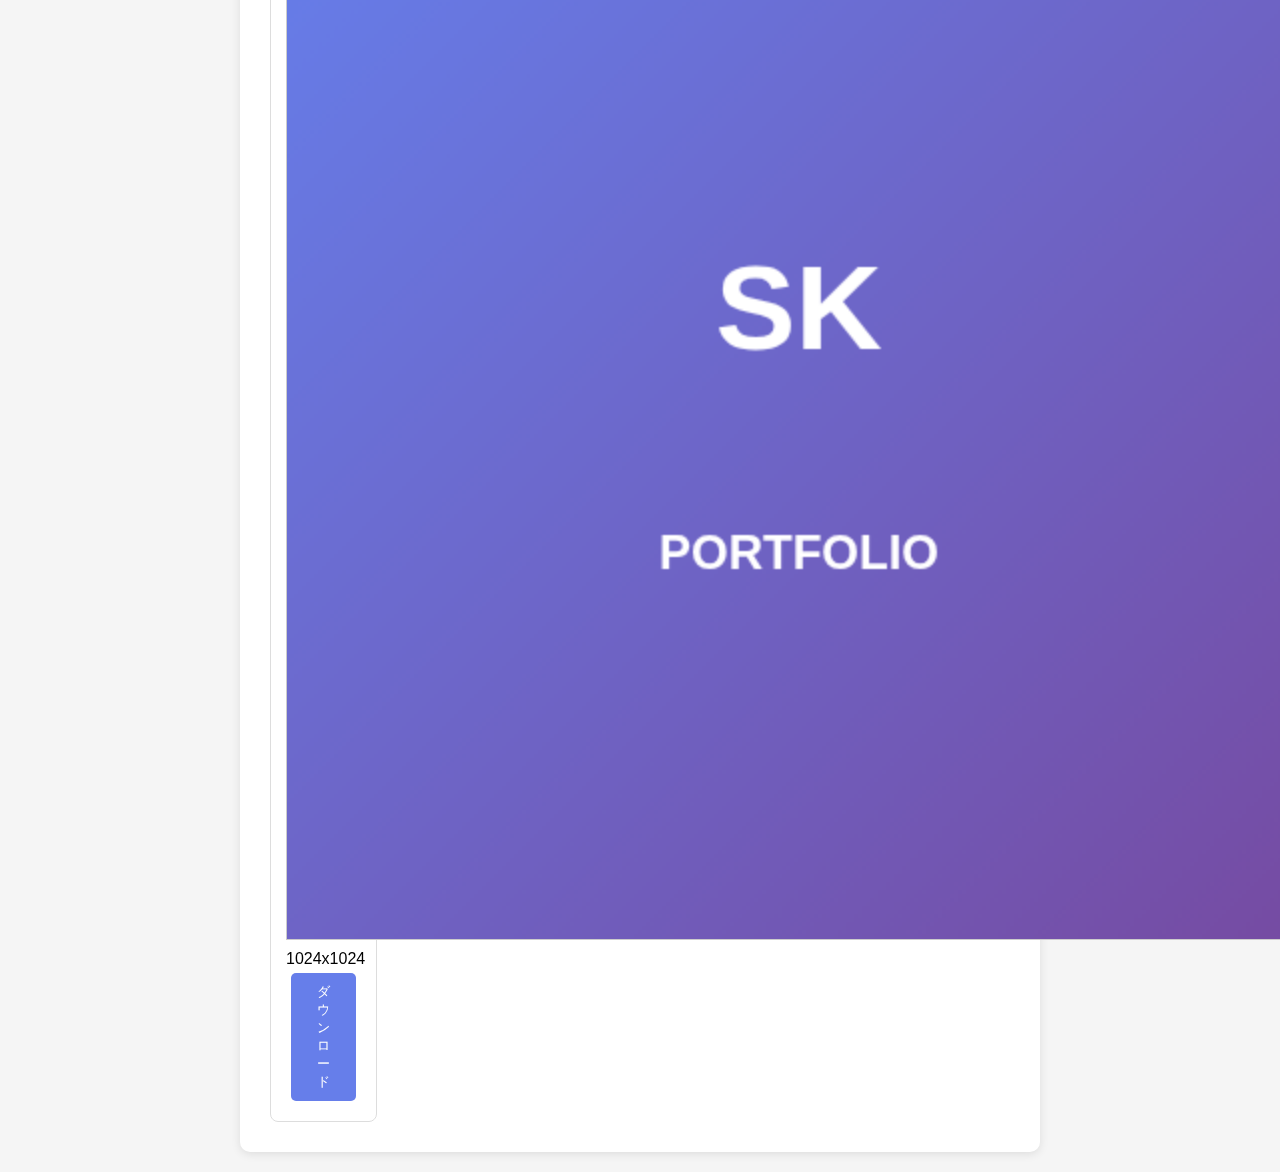
<file: img/icons/create-icons.html>
<!DOCTYPE html>
<html lang="ja">
<head>
    <meta charset="UTF-8">
    <meta name="viewport" content="width=device-width, initial-scale=1.0">
    <title>アイコン生成ツール</title>
    <style>
        body {
            font-family: Arial, sans-serif;
            max-width: 800px;
            margin: 0 auto;
            padding: 20px;
            background: #f5f5f5;
        }
        .container {
            background: white;
            padding: 30px;
            border-radius: 10px;
            box-shadow: 0 2px 10px rgba(0,0,0,0.1);
        }
        .icon-preview {
            display: grid;
            grid-template-columns: repeat(auto-fit, minmax(100px, 1fr));
            gap: 20px;
            margin-top: 30px;
        }
        .icon-item {
            text-align: center;
            padding: 15px;
            border: 1px solid #ddd;
            border-radius: 8px;
        }
        canvas {
            border: 1px solid #ccc;
            margin-bottom: 10px;
            display: block;
        }
        button {
            background: #667eea;
            color: white;
            border: none;
            padding: 10px 20px;
            border-radius: 5px;
            cursor: pointer;
            margin: 5px;
        }
        button:hover {
            background: #5a6fd8;
        }
        .download-all {
            background: #4caf50;
            font-size: 16px;
            padding: 15px 30px;
            margin-top: 20px;
        }
        #fileInput {
            margin: 20px 0;
            padding: 10px;
            border: 2px dashed #ddd;
            border-radius: 8px;
            text-align: center;
        }
    </style>
</head>
<body>
    <div class="container">
        <h1>PWAアイコン生成ツール</h1>
        <p>ベース画像を選択して、PWA用の複数サイズアイコンを生成します。</p>
        
        <div id="fileInput">
            <input type="file" id="imageInput" accept="image/*" />
            <p>または既存のfavicon.icoを使用する場合は、「デフォルトアイコンを生成」ボタンをクリック</p>
        </div>
        
        <button onclick="generateDefaultIcon()" class="download-all">デフォルトアイコンを生成</button>
        <button onclick="downloadAllIcons()" class="download-all">全アイコンをダウンロード</button>
        
        <div class="icon-preview" id="iconPreview">
            <!-- アイコンプレビューがここに表示される -->
        </div>
    </div>

    <script>
        const iconSizes = [16, 32, 72, 96, 128, 144, 152, 180, 192, 256, 384, 512, 1024];
        let generatedIcons = {};

        document.getElementById('imageInput').addEventListener('change', function(e) {
            const file = e.target.files[0];
            if (file) {
                const reader = new FileReader();
                reader.onload = function(e) {
                    generateIcons(e.target.result);
                };
                reader.readAsDataURL(file);
            }
        });

        function generateDefaultIcon() {
            // デフォルトのアイコンを生成（SHADOWKRRの文字をベース）
            const canvas = document.createElement('canvas');
            canvas.width = 512;
            canvas.height = 512;
            const ctx = canvas.getContext('2d');

            // グラデーション背景
            const gradient = ctx.createLinearGradient(0, 0, 512, 512);
            gradient.addColorStop(0, '#667eea');
            gradient.addColorStop(1, '#764ba2');
            ctx.fillStyle = gradient;
            ctx.fillRect(0, 0, 512, 512);

            // 文字を描画
            ctx.fillStyle = 'white';
            ctx.font = 'bold 60px Arial';
            ctx.textAlign = 'center';
            ctx.textBaseline = 'middle';
            ctx.fillText('SK', 256, 200);
            
            ctx.font = 'bold 24px Arial';
            ctx.fillText('PORTFOLIO', 256, 320);

            generateIcons(canvas.toDataURL());
        }

        function generateIcons(imageDataUrl) {
            const iconPreview = document.getElementById('iconPreview');
            iconPreview.innerHTML = '';
            generatedIcons = {};

            const img = new Image();
            img.onload = function() {
                iconSizes.forEach(size => {
                    const canvas = document.createElement('canvas');
                    canvas.width = size;
                    canvas.height = size;
                    const ctx = canvas.getContext('2d');

                    // 高品質リサイズ
                    ctx.imageSmoothingEnabled = true;
                    ctx.imageSmoothingQuality = 'high';
                    ctx.drawImage(img, 0, 0, size, size);

                    // アイコンをデータURLとして保存
                    const dataUrl = canvas.toDataURL('image/png');
                    generatedIcons[size] = dataUrl;

                    // プレビューに追加
                    const iconItem = document.createElement('div');
                    iconItem.className = 'icon-item';
                    iconItem.innerHTML = `
                        <canvas width="${size}" height="${size}"></canvas>
                        <div>${size}x${size}</div>
                        <button onclick="downloadIcon(${size})">ダウンロード</button>
                    `;
                    
                    const previewCanvas = iconItem.querySelector('canvas');
                    const previewCtx = previewCanvas.getContext('2d');
                    previewCtx.drawImage(canvas, 0, 0);
                    
                    iconPreview.appendChild(iconItem);
                });
            };
            img.src = imageDataUrl;
        }

        function downloadIcon(size) {
            if (!generatedIcons[size]) return;
            
            const link = document.createElement('a');
            link.download = `icon-${size}x${size}.png`;
            link.href = generatedIcons[size];
            link.click();
        }

        function downloadAllIcons() {
            if (Object.keys(generatedIcons).length === 0) {
                alert('まずアイコンを生成してください。');
                return;
            }

            // 全アイコンを順次ダウンロード
            iconSizes.forEach((size, index) => {
                if (generatedIcons[size]) {
                    setTimeout(() => {
                        downloadIcon(size);
                    }, index * 200); // 少し間隔をあけてダウンロード
                }
            });
        }

        // ページ読み込み時にデフォルトアイコンを生成
        window.onload = function() {
            generateDefaultIcon();
        };
    </script>
</body>
</html>
</file>
<file: css/photoswipe/photoswipe.css>
/*! PhotoSwipe main CSS by Dmitry Semenov | photoswipe.com | MIT license */
/*
	Styles for basic PhotoSwipe functionality (sliding area, open/close transitions)
*/
/* pswp = photoswipe */
.pswp {
  display: none;
  position: absolute;
  width: 100%;
  height: 100%;
  left: 0;
  top: 0;
  overflow: hidden;
  -ms-touch-action: none;
  touch-action: none;
  z-index: 1500;
  -webkit-text-size-adjust: 100%;
  /* create separate layer, to avoid paint on window.onscroll in webkit/blink */
  -webkit-backface-visibility: hidden;
  outline: none; }
  .pswp * {
    -webkit-box-sizing: border-box;
            box-sizing: border-box; }
  .pswp img {
    max-width: none; }

/* style is added when JS option showHideOpacity is set to true */
.pswp--animate_opacity {
  /* 0.001, because opacity:0 doesn't trigger Paint action, which causes lag at start of transition */
  opacity: 0.001;
  will-change: opacity;
  /* for open/close transition */
  -webkit-transition: opacity 333ms cubic-bezier(0.4, 0, 0.22, 1);
          transition: opacity 333ms cubic-bezier(0.4, 0, 0.22, 1); }

.pswp--open {
  display: block; }

.pswp--zoom-allowed .pswp__img {
  /* autoprefixer: off */
  cursor: -webkit-zoom-in;
  cursor: -moz-zoom-in;
  cursor: zoom-in; }

.pswp--zoomed-in .pswp__img {
  /* autoprefixer: off */
  cursor: -webkit-grab;
  cursor: -moz-grab;
  cursor: grab; }

.pswp--dragging .pswp__img {
  /* autoprefixer: off */
  cursor: -webkit-grabbing;
  cursor: -moz-grabbing;
  cursor: grabbing; }

/*
	Background is added as a separate element.
	As animating opacity is much faster than animating rgba() background-color.
*/
.pswp__bg {
  position: absolute;
  left: 0;
  top: 0;
  width: 100%;
  height: 100%;
  background: #000;
  opacity: 0;
  -webkit-transform: translateZ(0);
          transform: translateZ(0);
  -webkit-backface-visibility: hidden;
  will-change: opacity; }

.pswp__scroll-wrap {
  position: absolute;
  left: 0;
  top: 0;
  width: 100%;
  height: 100%;
  overflow: hidden; }

.pswp__container,
.pswp__zoom-wrap {
  -ms-touch-action: none;
  touch-action: none;
  position: absolute;
  left: 0;
  right: 0;
  top: 0;
  bottom: 0; }

/* Prevent selection and tap highlights */
.pswp__container,
.pswp__img {
  -webkit-user-select: none;
  -moz-user-select: none;
  -ms-user-select: none;
      user-select: none;
  -webkit-tap-highlight-color: transparent;
  -webkit-touch-callout: none; }

.pswp__zoom-wrap {
  position: absolute;
  width: 100%;
  -webkit-transform-origin: left top;
  -ms-transform-origin: left top;
  transform-origin: left top;
  /* for open/close transition */
  -webkit-transition: -webkit-transform 333ms cubic-bezier(0.4, 0, 0.22, 1);
          transition: transform 333ms cubic-bezier(0.4, 0, 0.22, 1); }

.pswp__bg {
  will-change: opacity;
  /* for open/close transition */
  -webkit-transition: opacity 333ms cubic-bezier(0.4, 0, 0.22, 1);
          transition: opacity 333ms cubic-bezier(0.4, 0, 0.22, 1); }

.pswp--animated-in .pswp__bg,
.pswp--animated-in .pswp__zoom-wrap {
  -webkit-transition: none;
  transition: none; }

.pswp__container,
.pswp__zoom-wrap {
  -webkit-backface-visibility: hidden; }

.pswp__item {
  position: absolute;
  left: 0;
  right: 0;
  top: 0;
  bottom: 0;
  overflow: hidden; }

.pswp__img {
  position: absolute;
  width: auto;
  height: auto;
  top: 0;
  left: 0; }

/*
	stretched thumbnail or div placeholder element (see below)
	style is added to avoid flickering in webkit/blink when layers overlap
*/
.pswp__img--placeholder {
  -webkit-backface-visibility: hidden; }

/*
	div element that matches size of large image
	large image loads on top of it
*/
.pswp__img--placeholder--blank {
  background: #222; }

.pswp--ie .pswp__img {
  width: 100% !important;
  height: auto !important;
  left: 0;
  top: 0; }

/*
	Error message appears when image is not loaded
	(JS option errorMsg controls markup)
*/
.pswp__error-msg {
  position: absolute;
  left: 0;
  top: 50%;
  width: 100%;
  text-align: center;
  font-size: 14px;
  line-height: 16px;
  margin-top: -8px;
  color: #CCC; }

.pswp__error-msg a {
  color: #CCC;
  text-decoration: underline; }
</file>
<file: css/photoswipe/default-skin/default-skin.css>
/*! PhotoSwipe Default UI CSS by Dmitry Semenov | photoswipe.com | MIT license */
/*

	Contents:

	1. Buttons
	2. Share modal and links
	3. Index indicator ("1 of X" counter)
	4. Caption
	5. Loading indicator
	6. Additional styles (root element, top bar, idle state, hidden state, etc.)

*/
/*
	
	1. Buttons

 */
/* <button> css reset */
.pswp__button {
  width: 44px;
  height: 44px;
  position: relative;
  background: none;
  cursor: pointer;
  overflow: visible;
  -webkit-appearance: none;
  display: block;
  border: 0;
  padding: 0;
  margin: 0;
  float: right;
  opacity: 0.75;
  -webkit-transition: opacity 0.2s;
          transition: opacity 0.2s;
  -webkit-box-shadow: none;
          box-shadow: none; }
  .pswp__button:focus, .pswp__button:hover {
    opacity: 1; }
  .pswp__button:active {
    outline: none;
    opacity: 0.9; }
  .pswp__button::-moz-focus-inner {
    padding: 0;
    border: 0; }

/* pswp__ui--over-close class it added when mouse is over element that should close gallery */
.pswp__ui--over-close .pswp__button--close {
  opacity: 1; }

.pswp__button,
.pswp__button--arrow--left:before,
.pswp__button--arrow--right:before {
  background: url(default-skin.png) 0 0 no-repeat;
  background-size: 264px 88px;
  width: 44px;
  height: 44px; }

@media (-webkit-min-device-pixel-ratio: 1.1), (-webkit-min-device-pixel-ratio: 1.09375), (min-resolution: 105dpi), (min-resolution: 1.1dppx) {
  /* Serve SVG sprite if browser supports SVG and resolution is more than 105dpi */
  .pswp--svg .pswp__button,
  .pswp--svg .pswp__button--arrow--left:before,
  .pswp--svg .pswp__button--arrow--right:before {
    background-image: url(default-skin.svg); }
  .pswp--svg .pswp__button--arrow--left,
  .pswp--svg .pswp__button--arrow--right {
    background: none; } }

.pswp__button--close {
  background-position: 0 -44px; }

.pswp__button--share {
  background-position: -44px -44px; }

.pswp__button--fs {
  display: none; }

.pswp--supports-fs .pswp__button--fs {
  display: block; }

.pswp--fs .pswp__button--fs {
  background-position: -44px 0; }

.pswp__button--zoom {
  display: none;
  background-position: -88px 0; }

.pswp--zoom-allowed .pswp__button--zoom {
  display: block; }

.pswp--zoomed-in .pswp__button--zoom {
  background-position: -132px 0; }

/* no arrows on touch screens */
.pswp--touch .pswp__button--arrow--left,
.pswp--touch .pswp__button--arrow--right {
  visibility: hidden; }

/*
	Arrow buttons hit area
	(icon is added to :before pseudo-element)
*/
.pswp__button--arrow--left,
.pswp__button--arrow--right {
  background: none;
  top: 50%;
  margin-top: -50px;
  width: 70px;
  height: 100px;
  position: absolute; }

.pswp__button--arrow--left {
  left: 0; }

.pswp__button--arrow--right {
  right: 0; }

.pswp__button--arrow--left:before,
.pswp__button--arrow--right:before {
  content: '';
  top: 35px;
  background-color: rgba(0, 0, 0, 0.3);
  height: 30px;
  width: 32px;
  position: absolute; }

.pswp__button--arrow--left:before {
  left: 6px;
  background-position: -138px -44px; }

.pswp__button--arrow--right:before {
  right: 6px;
  background-position: -94px -44px; }

/*

	2. Share modal/popup and links

 */
.pswp__counter,
.pswp__share-modal {
  -webkit-user-select: none;
  -moz-user-select: none;
  -ms-user-select: none;
      user-select: none; }

.pswp__share-modal {
  display: block;
  background: rgba(0, 0, 0, 0.5);
  width: 100%;
  height: 100%;
  top: 0;
  left: 0;
  padding: 10px;
  position: absolute;
  z-index: 1600;
  opacity: 0;
  -webkit-transition: opacity 0.25s ease-out;
          transition: opacity 0.25s ease-out;
  -webkit-backface-visibility: hidden;
  will-change: opacity; }

.pswp__share-modal--hidden {
  display: none; }

.pswp__share-tooltip {
  z-index: 1620;
  position: absolute;
  background: #FFF;
  top: 56px;
  border-radius: 2px;
  display: block;
  width: auto;
  right: 44px;
  -webkit-box-shadow: 0 2px 5px rgba(0, 0, 0, 0.25);
          box-shadow: 0 2px 5px rgba(0, 0, 0, 0.25);
  -webkit-transform: translateY(6px);
      -ms-transform: translateY(6px);
          transform: translateY(6px);
  -webkit-transition: -webkit-transform 0.25s;
          transition: transform 0.25s;
  -webkit-backface-visibility: hidden;
  will-change: transform; }
  .pswp__share-tooltip a {
    display: block;
    padding: 8px 12px;
    color: #000;
    text-decoration: none;
    font-size: 14px;
    line-height: 18px; }
    .pswp__share-tooltip a:hover {
      text-decoration: none;
      color: #000; }
    .pswp__share-tooltip a:first-child {
      /* round corners on the first/last list item */
      border-radius: 2px 2px 0 0; }
    .pswp__share-tooltip a:last-child {
      border-radius: 0 0 2px 2px; }

.pswp__share-modal--fade-in {
  opacity: 1; }
  .pswp__share-modal--fade-in .pswp__share-tooltip {
    -webkit-transform: translateY(0);
        -ms-transform: translateY(0);
            transform: translateY(0); }

/* increase size of share links on touch devices */
.pswp--touch .pswp__share-tooltip a {
  padding: 16px 12px; }

a.pswp__share--facebook:before {
  content: '';
  display: block;
  width: 0;
  height: 0;
  position: absolute;
  top: -12px;
  right: 15px;
  border: 6px solid transparent;
  border-bottom-color: #FFF;
  -webkit-pointer-events: none;
  -moz-pointer-events: none;
  pointer-events: none; }

a.pswp__share--facebook:hover {
  background: #3E5C9A;
  color: #FFF; }
  a.pswp__share--facebook:hover:before {
    border-bottom-color: #3E5C9A; }

a.pswp__share--twitter:hover {
  background: #55ACEE;
  color: #FFF; }

a.pswp__share--pinterest:hover {
  background: #CCC;
  color: #CE272D; }

a.pswp__share--download:hover {
  background: #DDD; }

/*

	3. Index indicator ("1 of X" counter)

 */
.pswp__counter {
  position: absolute;
  left: 0;
  top: 0;
  height: 44px;
  font-size: 13px;
  line-height: 44px;
  color: #FFF;
  opacity: 0.75;
  padding: 0 10px; }

/*
	
	4. Caption

 */
.pswp__caption {
  position: absolute;
  left: 0;
  bottom: 0;
  width: 100%;
  min-height: 44px; }
  .pswp__caption small {
    font-size: 11px;
    color: #BBB; }

.pswp__caption__center {
  text-align: left;
  max-width: 420px;
  margin: 0 auto;
  font-size: 13px;
  padding: 10px;
  line-height: 20px;
  color: #CCC; }

.pswp__caption--empty {
  display: none; }

/* Fake caption element, used to calculate height of next/prev image */
.pswp__caption--fake {
  visibility: hidden; }

/*

	5. Loading indicator (preloader)

	You can play with it here - http://codepen.io/dimsemenov/pen/yyBWoR

 */
.pswp__preloader {
  width: 44px;
  height: 44px;
  position: absolute;
  top: 0;
  left: 50%;
  margin-left: -22px;
  opacity: 0;
  -webkit-transition: opacity 0.25s ease-out;
          transition: opacity 0.25s ease-out;
  will-change: opacity;
  direction: ltr; }

.pswp__preloader__icn {
  width: 20px;
  height: 20px;
  margin: 12px; }

.pswp__preloader--active {
  opacity: 1; }
  .pswp__preloader--active .pswp__preloader__icn {
    /* We use .gif in browsers that don't support CSS animation */
    background: url(preloader.gif) 0 0 no-repeat; }

.pswp--css_animation .pswp__preloader--active {
  opacity: 1; }
  .pswp--css_animation .pswp__preloader--active .pswp__preloader__icn {
    -webkit-animation: clockwise 500ms linear infinite;
            animation: clockwise 500ms linear infinite; }
  .pswp--css_animation .pswp__preloader--active .pswp__preloader__donut {
    -webkit-animation: donut-rotate 1000ms cubic-bezier(0.4, 0, 0.22, 1) infinite;
            animation: donut-rotate 1000ms cubic-bezier(0.4, 0, 0.22, 1) infinite; }

.pswp--css_animation .pswp__preloader__icn {
  background: none;
  opacity: 0.75;
  width: 14px;
  height: 14px;
  position: absolute;
  left: 15px;
  top: 15px;
  margin: 0; }

.pswp--css_animation .pswp__preloader__cut {
  /* 
			The idea of animating inner circle is based on Polymer ("material") loading indicator 
			 by Keanu Lee https://blog.keanulee.com/2014/10/20/the-tale-of-three-spinners.html
		*/
  position: relative;
  width: 7px;
  height: 14px;
  overflow: hidden; }

.pswp--css_animation .pswp__preloader__donut {
  -webkit-box-sizing: border-box;
          box-sizing: border-box;
  width: 14px;
  height: 14px;
  border: 2px solid #FFF;
  border-radius: 50%;
  border-left-color: transparent;
  border-bottom-color: transparent;
  position: absolute;
  top: 0;
  left: 0;
  background: none;
  margin: 0; }

@media screen and (max-width: 1024px) {
  .pswp__preloader {
    position: relative;
    left: auto;
    top: auto;
    margin: 0;
    float: right; } }

@-webkit-keyframes clockwise {
  0% {
    -webkit-transform: rotate(0deg);
            transform: rotate(0deg); }
  100% {
    -webkit-transform: rotate(360deg);
            transform: rotate(360deg); } }

@keyframes clockwise {
  0% {
    -webkit-transform: rotate(0deg);
            transform: rotate(0deg); }
  100% {
    -webkit-transform: rotate(360deg);
            transform: rotate(360deg); } }

@-webkit-keyframes donut-rotate {
  0% {
    -webkit-transform: rotate(0);
            transform: rotate(0); }
  50% {
    -webkit-transform: rotate(-140deg);
            transform: rotate(-140deg); }
  100% {
    -webkit-transform: rotate(0);
            transform: rotate(0); } }

@keyframes donut-rotate {
  0% {
    -webkit-transform: rotate(0);
            transform: rotate(0); }
  50% {
    -webkit-transform: rotate(-140deg);
            transform: rotate(-140deg); }
  100% {
    -webkit-transform: rotate(0);
            transform: rotate(0); } }

/*
	
	6. Additional styles

 */
/* root element of UI */
.pswp__ui {
  -webkit-font-smoothing: auto;
  visibility: visible;
  opacity: 1;
  z-index: 1550; }

/* top black bar with buttons and "1 of X" indicator */
.pswp__top-bar {
  position: absolute;
  left: 0;
  top: 0;
  height: 44px;
  width: 100%; }

.pswp__caption,
.pswp__top-bar,
.pswp--has_mouse .pswp__button--arrow--left,
.pswp--has_mouse .pswp__button--arrow--right {
  -webkit-backface-visibility: hidden;
  will-change: opacity;
  -webkit-transition: opacity 333ms cubic-bezier(0.4, 0, 0.22, 1);
          transition: opacity 333ms cubic-bezier(0.4, 0, 0.22, 1); }

/* pswp--has_mouse class is added only when two subsequent mousemove events occur */
.pswp--has_mouse .pswp__button--arrow--left,
.pswp--has_mouse .pswp__button--arrow--right {
  visibility: visible; }

.pswp__top-bar,
.pswp__caption {
  background-color: rgba(0, 0, 0, 0.5); }

/* pswp__ui--fit class is added when main image "fits" between top bar and bottom bar (caption) */
.pswp__ui--fit .pswp__top-bar,
.pswp__ui--fit .pswp__caption {
  background-color: rgba(0, 0, 0, 0.3); }

/* pswp__ui--idle class is added when mouse isn't moving for several seconds (JS option timeToIdle) */
.pswp__ui--idle .pswp__top-bar {
  opacity: 0; }

.pswp__ui--idle .pswp__button--arrow--left,
.pswp__ui--idle .pswp__button--arrow--right {
  opacity: 0; }

/*
	pswp__ui--hidden class is added when controls are hidden
	e.g. when user taps to toggle visibility of controls
*/
.pswp__ui--hidden .pswp__top-bar,
.pswp__ui--hidden .pswp__caption,
.pswp__ui--hidden .pswp__button--arrow--left,
.pswp__ui--hidden .pswp__button--arrow--right {
  /* Force paint & create composition layer for controls. */
  opacity: 0.001; }

/* pswp__ui--one-slide class is added when there is just one item in gallery */
.pswp__ui--one-slide .pswp__button--arrow--left,
.pswp__ui--one-slide .pswp__button--arrow--right,
.pswp__ui--one-slide .pswp__counter {
  display: none; }

.pswp__element--disabled {
  display: none !important; }

.pswp--minimal--dark .pswp__top-bar {
  background: none; }
</file>
<file: css/style.css>
/* CSS Document */

*,
*:before,
*:after {
  box-sizing: border-box;
}

body {
  font-family: "ヒラギノ角ゴ Pro W3", "Hiragino Kaku Gothic Pro", "游ゴシック Medium", "Yu Gothic Medium", "游ゴシック体", YuGothic, "メイリオ", Meiryo, Osaka, "ＭＳ Ｐゴシック", "MS PGothic", sans-serif;
  font-size: 15px;
  line-height: 1.8;
  letter-spacing: .8px;
  word-break: break-all;
  color: #333;
}

a {
  text-decoration: none;
  color: #1ca9e3;
}

img,
video,
object {
  display: block;
  max-width: 100%;
  height: auto;
  vertical-align: bottom;
  border: none;
}

ul,
li {
  list-style: none;
}

.text-bold {
  font-weight: bold;
}

.pc {
  display: block;
}

.sp {
  display: none;
}

#js-pageTop {
  font-size: 12px;
  font-weight: bold;
  display: block;
  padding: 10px;
  cursor: pointer;
  text-align: center;
  background-color: #ccc;
}

.hover-action-01 {
  display: block;
  -webkit-transition: all .3s;
  -moz-transition: all .3s;
  -ms-transition: all .3s;
  -o-transition: all .3s;
  transition: all .3s;
  -webkit-box-shadow: 0 2px 10px 0 rgba(0, 0, 0, .1);
  -moz-box-shadow: 0 2px 10px 0 rgba(0, 0, 0, .1);
  box-shadow: 0 2px 10px 0 rgba(0, 0, 0, .1);
}

.hover-action-01:hover {
  -webkit-transition: all .3s;
  -moz-transition: all .3s;
  -ms-transition: all .3s;
  -o-transition: all .3s;
  transition: all .3s;
  -webkit-transform: translate(0, -4px);
  -moz-transform: translate(0, -4px);
  -ms-transform: translate(0, -4px);
  -o-transform: translate(0, -4px);
  transform: translate(0, -4px);
  -webkit-box-shadow: 0 10px 20px 0 rgba(0, 0, 0, .12);
  -moz-box-shadow: 0 10px 20px 0 rgba(0, 0, 0, .12);
  box-shadow: 0 10px 20px 0 rgba(0, 0, 0, .12);
}

/*--------------------------------
 全体
---------------------------------*/
#wrapper {
  padding-top: 68px;
}

.section {
  padding: 100px 0;
}

.section:nth-of-type(odd) {
  background-color: #f7f7f7;
}

.section .inner {
  max-width: 1380px;
  margin: 0 auto;
  padding: 0 40px;
}

.section-title-area {
  margin-bottom: 38px;
  text-align: center;
}

.section-title {
  font-family: "Open sans", sans-serif;
  font-size: 40px;
  font-weight: normal;
  line-height: 1;
  margin-bottom: 15px;
  letter-spacing: .05em;
}

.section-image a {
  display: block;
}

#about .inner,
#skill .inner {
  max-width: 1000px;
}

/*--------------------------------
ヘッダー
---------------------------------*/
#header {
  display: flex;
  align-items: center;
  justify-content: center;
  height: 50vh;
}

#header .logo {
  position: relative;
  margin-bottom: 30px;
  text-align: center;
}

#header .logo-title {
  font-family: "Open sans", sans-serif;
  font-size: 64px;
  line-height: 1;
  letter-spacing: .2em;
}

#header .logo-desc {
  font-size: 20px;
  margin-top: 5px;
  text-align: center;
  letter-spacing: .2em;
}

/*--------------------------------
 グローバルナビ
---------------------------------*/

#gnav {
  background-color: #fff;
  -webkit-box-shadow: 0 3px 3px -3px rgba(0, 0, 0, .2);
  -moz-box-shadow: 0 3px 3px -3px rgba(0, 0, 0, .2);
  box-shadow: 0 3px 3px -3px rgba(0, 0, 0, .2);
}

#gnav {
  position: fixed;
  z-index: 100;
  top: 0;
  left: 0;
  width: 100%;
}


#gnav ul {
  display: flex;
  flex-wrap: wrap;
  justify-content: center;
}

#gnav li {
  font-family: "Open sans", sans-serif;
  font-size: 16px;
  padding: 0 24px;
  letter-spacing: .05em;
}

#gnav li a {
  position: relative;
  display: inline-block;
  padding: 20px 0;
  -webkit-transition: .3s;
  -moz-transition: .3s;
  -ms-transition: .3s;
  -o-transition: .3s;
  transition: .3s;
  color: #333;
}

#gnav li a:hover {
  opacity: 1;
}

#gnav li a::after {
  position: absolute;
  bottom: 0;
  left: 50%;
  width: 0;
  height: 3px;
  content: "";
  transition: .3s;
  -webkit-transform: translateX(-50%);
  transform: translateX(-50%);
  background-color: #333;
}

#gnav li a:hover::after {
  width: 100%;
}

/*--------------------------------
 Card
---------------------------------*/
.card-wrapper {
  display: flex;
  flex-wrap: wrap;
  justify-content: space-between;
}

.card-image img {
  width: 100%;
}

.card-caption {
  text-align: center;
}

.card-caption-title {
  font-size: 12px;
  font-weight: bold;
  margin-top: 8px;
}

.card-caption-info {
  font-size: 10px;
}

.card-caption-url {
  font-size: 10px;
}

.card img.fadein {
  -webkit-transition: 1.5s;
  -moz-transition: 1.5s;
  -ms-transition: 1.5s;
  -o-transition: 1.5s;
  transition: 1.5s;
  opacity: 0;
}

.card img.fadein.lazyloaded {
  opacity: 1;
}

/*--------------------------------
 WORKS
---------------------------------*/

#works .card {
  flex-basis: 31%;
  margin-bottom: 60px;
}

#works .card-wrapper::after {
  display: block;
  flex-basis: 31%;
  content: "";
}

#works .card:nth-child(3n+1):nth-last-child(-n+3),
#works .card:nth-child(3n+1):nth-last-child(-n+3)~div {
  margin-bottom: 0;
}

/*--------------------------------
 FEATURE
---------------------------------*/

#feature .section-body {
  display: flex;
  flex-wrap: wrap;
  justify-content: space-between;
}

#feature .section-image {
  flex-basis: 58%;
}

#feature .section-image img {
  width: 100%;
  margin: 0 auto;
}

#feature .section-desc {
  flex-basis: 37%;
}

/*--------------------------------
 ABOUT
---------------------------------*/

#about .section-body {
  display: flex;
  flex-wrap: wrap;
  justify-content: space-between;
}

#about .section-image {
  flex-basis: 20%;
  margin: 0 auto;
}

#about .section-image a {
  display: block;
  border-radius: 50%;
}

#about .section-image img {
  margin: 0 auto;
  border-radius: 50%;
  box-shadow: 0 0 25px 0 #d9d9d9;
}

#about .section-desc {
  flex-basis: 62%;
}

/*--------------------------------
 SKILL
---------------------------------*/

#skill .card-wrapper {
  display: flex;
  flex-wrap: wrap;
  justify-content: space-between;
  margin: 0 auto;
}

#skill .card {
  display: flex;
  flex-basis: 46%;
  flex-wrap: wrap;
  justify-content: space-between;
  margin-bottom: 20px;
}

#skill .skill-icon {
  flex-basis: 60px;
}

#skill .skill-desc {
  flex-basis: calc(100% - 60px - 30px);
}

#skill .skill-desc-title {
  margin-bottom: 3px;
}

#skill .rate {
  font-size: 16px;
  position: relative;
  display: inline-block;
  width: 100%;
  height: 20px;
  letter-spacing: .3em;
}

#skill .rate:before,
#skill .rate:after {
  line-height: 20px;
  position: absolute;
  top: 0;
  left: 0;
  display: inline-block;
  height: 20px;
  content: "★★★★★";
}

#skill .rate:before {
  color: #ddd;
}

#skill .rate:after {
  overflow: hidden;
  white-space: nowrap;
  color: #f181b4;
}

#skill .rate1:after {
  width: 20px;
}

#skill .rate2:after {
  width: 40px;
}

#skill .rate3:after {
  width: 60px;
}

#skill .rate4:after {
  width: 80px;
}

#skill .rate5:after {
  width: 100px;
}

/*--------------------------------
 CONTACT
---------------------------------*/

#contact .contact-list ul {
  display: flex;
  align-items: flex-end;
  flex-wrap: wrap;
  justify-content: space-between;
  width: 150px;
  margin: 0 auto;
}

#contact .contact-list li {
  display: flex;
  align-items: center;
  text-align: center;
}

#contact .contact-list li a {
  color: #333;
}

#contact .contact-list li img {
  width: 50px;
}

#contact .contact-list-desc {
  font-weight: bold;
}

#contact .contact-other {
  font-size: 14px;
  margin-top: 10px;
  text-align: center;
}

/*--------------------------------
 Footer
---------------------------------*/

#footer {
  background-color: #1d1d1d;
}

#footer .inner {
  padding: 30px;
}

#footer .copyright {
  font-size: 10px;
  text-align: center;
  color: #8c8c8c;
}

/*media Queries 767
----------------------------------------------------*/

@media screen and (max-width: 767px) {
  body {
    font-size: 13px;
    line-height: 1.7;
  }

  .pc {
    display: none;
  }

  .sp {
    display: block;
  }

  .hover-action-01 {
    -webkit-transition: none;
    -moz-transition: none;
    -ms-transition: none;
    -o-transition: none;
    transition: none;
  }

  .hover-action-01:hover {
    -webkit-transition: none;
    -moz-transition: none;
    -ms-transition: none;
    -o-transition: none;
    transition: none;
    -webkit-transform: none;
    -moz-transform: none;
    -ms-transform: none;
    -o-transform: none;
    transform: none;
  }


  #wrapper {
    padding-top: 82px;
  }

  #header {
    height: 70vh;
  }

  #header .logo-title {
    font-size: 28px;
    letter-spacing: .16em;
  }

  #header .logo-desc {
    font-size: 11px;
  }

  #gnav {
    padding: 15px 0;
  }

  #gnav li {
    font-size: 13px;
    padding: 2px 15px;
  }

  #gnav li a {
    padding: 0;
  }

  #gnav li a:hover {
    opacity: 1;
  }

  #gnav li a::after {
    display: none;
  }

  .section {
    padding: 60px 0;
  }

  .section .inner {
    padding: 0 15px;
  }

  .section .section-title-area {
    margin-bottom: 20px;
  }

  .section .section-title {
    font-size: 22px;
  }

  .card-caption {
    text-align: left;
  }

  .card-caption-title {
    font-size: 10px;
  }

  #works .card:nth-child(2n+1):nth-last-child(-n+2),
  #works .card:nth-child(2n+1):nth-last-child(-n+2)~div {
    margin-bottom: 0;
  }

  #works .card {
    flex-basis: 48%;
    margin-bottom: 30px;
  }

  #feature .section-image,
  #feature .section-desc {
    flex-basis: 100%;
  }

  #feature .section-image {
    margin-bottom: 20px;
  }

  #about.section-image,
  #about .section-desc {
    flex-basis: 100%;
  }

  #about .section-image {
    flex-basis: 100px;
    margin: 0 auto 20px;
  }

  #skill .card-wrapper {
    width: 100%;
  }

  #skill .card {
    flex-basis: 100%;
  }

  #skill .skill-icon {
    flex-basis: 45px;
  }

  #skill .skill-icon img {
    width: 45px;
  }

  #skill .skill-desc {
    flex-basis: calc(100% - 45px - 10px);
  }

  #skill .rate {
    font-size: 15px;
    height: 15px;
  }

  #skill .rate:before,
  #skill .rate:after {
    line-height: 15px;
    height: 15px;
  }

  #skill .rate1:after {
    width: 15px;
  }

  #skill .rate2:after {
    width: 35px;
  }

  #skill .rate3:after {
    width: 55px;
  }

  #skill .rate4:after {
    width: 75px;
  }

  #skill .rate5:after {
    width: 95px;
  }

  #contact .contact-list ul {
    width: 100px;
  }

  #contact .contact-list li img {
    width: 30px;
  }

  #contact .contact-list-desc {
    font-size: 12px;
  }

  #footer .inner {
    padding: 20px 0;
  }
}
</file>
<file: css/modern-style.css>
:root {
  --primary-color: #667eea;
  --secondary-color: #764ba2;
  --accent-color: #f093fb;
  --text-primary: #2d3748;
  --text-secondary: #718096;
  --bg-primary: #ffffff;
  --bg-secondary: #f7fafc;
  --bg-dark: #1a202c;
  --gradient-primary: linear-gradient(135deg, #667eea 0%, #764ba2 100%);
  --gradient-accent: linear-gradient(135deg, #f093fb 0%, #f5576c 100%);
  --shadow-sm: 0 2px 4px rgba(0, 0, 0, 0.1);
  --shadow-md: 0 4px 6px rgba(0, 0, 0, 0.1);
  --shadow-lg: 0 10px 15px rgba(0, 0, 0, 0.1);
  --shadow-xl: 0 20px 25px rgba(0, 0, 0, 0.1);
  --transition: all 0.3s cubic-bezier(0.4, 0, 0.2, 1);
}

body.dark-mode {
  --text-primary: #f7fafc;
  --text-secondary: #cbd5e0;
  --bg-primary: #1a202c;
  --bg-secondary: #2d3748;
  --bg-dark: #000000;
}

* {
  margin: 0;
  padding: 0;
  box-sizing: border-box;
}

body {
  font-family: 'Poppins', 'Noto Sans JP', sans-serif;
  line-height: 1.6;
  color: var(--text-primary);
  background: var(--bg-primary);
  overflow-x: hidden;
  transition: var(--transition);
}

/* Loading Screen */
#loader {
  position: fixed;
  top: 0;
  left: 0;
  width: 100%;
  height: 100vh;
  background: var(--gradient-primary);
  display: flex;
  align-items: center;
  justify-content: center;
  z-index: 10000;
  transition: opacity 0.5s, visibility 0.5s;
}

#loader.hidden {
  opacity: 0;
  visibility: hidden;
}

.loader-spinner {
  width: 50px;
  height: 50px;
  border: 4px solid rgba(255, 255, 255, 0.3);
  border-top-color: white;
  border-radius: 50%;
  animation: spin 1s linear infinite;
}

.loader-text {
  color: white;
  margin-top: 20px;
  font-size: 18px;
  letter-spacing: 2px;
}

@keyframes spin {
  to { transform: rotate(360deg); }
}

/* Custom Cursor */
.cursor,
.cursor-follower {
  pointer-events: none;
  position: fixed;
  border-radius: 50%;
  z-index: 9999;
  mix-blend-mode: difference;
  transition: transform 0.2s;
}

.cursor {
  width: 10px;
  height: 10px;
  background: white;
  transform: translate(-50%, -50%);
}

.cursor-follower {
  width: 30px;
  height: 30px;
  border: 2px solid white;
  background: transparent;
  transform: translate(-50%, -50%);
  transition: transform 0.3s;
}

/* Particle Background */
#particles-js {
  position: fixed;
  width: 100%;
  height: 100%;
  top: 0;
  left: 0;
  z-index: -1;
  opacity: 0.5;
}

/* Theme Toggle */
.theme-toggle {
  position: fixed;
  top: 20px;
  right: 20px;
  width: 50px;
  height: 50px;
  border-radius: 50%;
  background: var(--gradient-primary);
  border: none;
  color: white;
  font-size: 20px;
  cursor: pointer;
  box-shadow: var(--shadow-lg);
  z-index: 1000;
  transition: var(--transition);
  animation: float 3s ease-in-out infinite;
}

.theme-toggle:hover {
  transform: scale(1.1) rotate(180deg);
}

@keyframes float {
  0%, 100% { transform: translateY(0px); }
  50% { transform: translateY(-10px); }
}

/* Navigation */
.navbar {
  position: fixed;
  top: 0;
  width: 100%;
  padding: 20px 0;
  background: rgba(255, 255, 255, 0.95);
  backdrop-filter: blur(10px);
  box-shadow: var(--shadow-md);
  z-index: 999;
  transition: var(--transition);
}

body.dark-mode .navbar {
  background: rgba(26, 32, 44, 0.95);
}

.navbar.scrolled {
  padding: 15px 0;
  box-shadow: var(--shadow-lg);
}

.nav-container {
  max-width: 1200px;
  margin: 0 auto;
  padding: 0 20px;
  display: flex;
  justify-content: space-between;
  align-items: center;
}

.logo-text {
  font-size: 24px;
  font-weight: 700;
  background: var(--gradient-primary);
  -webkit-background-clip: text;
  -webkit-text-fill-color: transparent;
  letter-spacing: 1px;
}

.nav-list {
  display: flex;
  list-style: none;
  gap: 30px;
}

.nav-link {
  color: var(--text-primary);
  text-decoration: none;
  font-weight: 500;
  position: relative;
  transition: var(--transition);
}

.nav-link::after {
  content: '';
  position: absolute;
  bottom: -5px;
  left: 0;
  width: 0;
  height: 2px;
  background: var(--gradient-primary);
  transition: width 0.3s;
}

.nav-link:hover::after,
.nav-link.active::after {
  width: 100%;
}

/* Hamburger Menu */
.hamburger {
  display: none;
  flex-direction: column;
  cursor: pointer;
  gap: 4px;
}

.hamburger span {
  width: 25px;
  height: 2px;
  background: var(--text-primary);
  transition: var(--transition);
}

.hamburger.active span:nth-child(1) {
  transform: rotate(45deg) translate(5px, 5px);
}

.hamburger.active span:nth-child(2) {
  opacity: 0;
}

.hamburger.active span:nth-child(3) {
  transform: rotate(-45deg) translate(7px, -6px);
}

/* Hero Section */
.hero {
  min-height: 100vh;
  display: flex;
  align-items: center;
  justify-content: center;
  position: relative;
  overflow: hidden;
}

.hero-background {
  position: absolute;
  width: 100%;
  height: 100%;
  top: 0;
  left: 0;
  z-index: -1;
}

.hero-gradient {
  width: 100%;
  height: 100%;
  background: var(--gradient-primary);
  opacity: 0.1;
  animation: gradient-shift 10s ease infinite;
}

@keyframes gradient-shift {
  0%, 100% { transform: scale(1) rotate(0deg); }
  50% { transform: scale(1.1) rotate(180deg); }
}

.hero-content {
  max-width: 1200px;
  margin: 0 auto;
  padding: 0 20px;
  display: grid;
  grid-template-columns: 1fr 1fr;
  gap: 50px;
  align-items: center;
}

.hero-title {
  font-size: clamp(2.5rem, 5vw, 4rem);
  font-weight: 700;
  margin-bottom: 20px;
  line-height: 1.2;
}

.name-highlight {
  background: var(--gradient-primary);
  -webkit-background-clip: text;
  -webkit-text-fill-color: transparent;
  display: inline-block;
  animation: text-glow 2s ease-in-out infinite;
}

@keyframes text-glow {
  0%, 100% { filter: brightness(1); }
  50% { filter: brightness(1.2); }
}

.hero-subtitle {
  font-size: 1.5rem;
  color: var(--text-secondary);
  margin-bottom: 30px;
  min-height: 2em;
}

.hero-buttons {
  display: flex;
  gap: 20px;
  flex-wrap: wrap;
}

.btn {
  padding: 12px 30px;
  border-radius: 50px;
  text-decoration: none;
  font-weight: 600;
  display: inline-flex;
  align-items: center;
  gap: 10px;
  transition: var(--transition);
  position: relative;
  overflow: hidden;
}

.btn-primary {
  background: var(--gradient-primary);
  color: white;
  box-shadow: var(--shadow-md);
}

.btn-primary:hover {
  transform: translateY(-3px);
  box-shadow: var(--shadow-xl);
}

.btn-outline {
  border: 2px solid var(--primary-color);
  color: var(--primary-color);
}

.btn-outline:hover {
  background: var(--gradient-primary);
  color: white;
  border-color: transparent;
}

/* Floating Shapes */
.floating-shapes {
  position: relative;
  width: 100%;
  height: 500px;
}

.shape {
  position: absolute;
  border-radius: 50%;
  filter: blur(40px);
  opacity: 0.5;
  animation: float-random 20s infinite;
}

.shape-1 {
  width: 300px;
  height: 300px;
  background: var(--gradient-primary);
  top: 10%;
  left: 10%;
  animation-delay: 0s;
}

.shape-2 {
  width: 200px;
  height: 200px;
  background: var(--gradient-accent);
  top: 50%;
  right: 10%;
  animation-delay: 5s;
}

.shape-3 {
  width: 150px;
  height: 150px;
  background: linear-gradient(135deg, #667eea 0%, #f093fb 100%);
  bottom: 10%;
  left: 30%;
  animation-delay: 10s;
}

@keyframes float-random {
  0%, 100% {
    transform: translate(0, 0) scale(1);
  }
  33% {
    transform: translate(30px, -30px) scale(1.1);
  }
  66% {
    transform: translate(-20px, 20px) scale(0.9);
  }
}

/* Scroll Indicator */
.scroll-indicator {
  position: absolute;
  bottom: 30px;
  left: 50%;
  transform: translateX(-50%);
  text-align: center;
  animation: bounce 2s infinite;
}

.scroll-indicator span {
  display: block;
  color: var(--text-secondary);
  font-size: 14px;
  margin-bottom: 10px;
  letter-spacing: 2px;
  text-transform: uppercase;
}

.mouse {
  width: 30px;
  height: 50px;
  border: 2px solid var(--text-secondary);
  border-radius: 20px;
  margin: 0 auto;
  position: relative;
}

.wheel {
  width: 4px;
  height: 10px;
  background: var(--text-secondary);
  border-radius: 2px;
  position: absolute;
  top: 10px;
  left: 50%;
  transform: translateX(-50%);
  animation: scroll-wheel 2s infinite;
}

@keyframes bounce {
  0%, 100% { transform: translateX(-50%) translateY(0); }
  50% { transform: translateX(-50%) translateY(-10px); }
}

@keyframes scroll-wheel {
  0% { opacity: 1; top: 10px; }
  100% { opacity: 0; top: 30px; }
}

/* Sections */
.section {
  padding: 100px 0;
  position: relative;
}

.section:nth-child(even) {
  background: var(--bg-secondary);
}

.container {
  max-width: 1200px;
  margin: 0 auto;
  padding: 0 20px;
}

.section-header {
  text-align: center;
  margin-bottom: 60px;
}

.section-title {
  font-size: clamp(2rem, 4vw, 3rem);
  font-weight: 700;
  margin-bottom: 20px;
  position: relative;
  display: inline-block;
}

.title-accent {
  background: var(--gradient-primary);
  -webkit-background-clip: text;
  -webkit-text-fill-color: transparent;
}

.section-subtitle {
  font-size: 1.2rem;
  color: var(--text-secondary);
}

/* Works Section */
.works-filter {
  display: flex;
  justify-content: center;
  gap: 20px;
  margin-bottom: 50px;
  flex-wrap: wrap;
}

.filter-btn {
  padding: 10px 25px;
  border: 2px solid transparent;
  background: transparent;
  color: var(--text-primary);
  border-radius: 50px;
  cursor: pointer;
  transition: var(--transition);
  font-weight: 500;
}

.filter-btn:hover,
.filter-btn.active {
  background: var(--gradient-primary);
  color: white;
  transform: translateY(-2px);
}

.works-grid {
  display: grid;
  grid-template-columns: repeat(auto-fit, minmax(350px, 1fr));
  gap: 30px;
}

.work-card {
  perspective: 1000px;
  height: 400px;
}

.work-card-inner {
  position: relative;
  width: 100%;
  height: 100%;
  transition: transform 0.6s;
  transform-style: preserve-3d;
}

.work-card:hover .work-card-inner {
  transform: rotateY(180deg);
}

.work-card-front,
.work-card-back {
  position: absolute;
  width: 100%;
  height: 100%;
  backface-visibility: hidden;
  border-radius: 20px;
  overflow: hidden;
  box-shadow: var(--shadow-lg);
}

.work-card-front {
  background: var(--bg-primary);
}

.work-card-back {
  background: var(--gradient-primary);
  color: white;
  transform: rotateY(180deg);
  padding: 30px;
  display: flex;
  flex-direction: column;
  justify-content: center;
}

.work-image {
  width: 100%;
  height: 100%;
  object-fit: cover;
}

.work-overlay {
  position: absolute;
  top: 0;
  left: 0;
  width: 100%;
  height: 100%;
  background: rgba(0, 0, 0, 0.7);
  display: flex;
  align-items: center;
  justify-content: center;
  opacity: 0;
  transition: opacity 0.3s;
}

.work-card:hover .work-overlay {
  opacity: 1;
}

.work-overlay i {
  font-size: 3rem;
  color: white;
}

.work-title {
  font-size: 1.8rem;
  margin-bottom: 10px;
}

.work-category {
  font-size: 0.9rem;
  opacity: 0.9;
  margin-bottom: 15px;
}

.work-description {
  margin-bottom: 20px;
  line-height: 1.6;
}

.work-tech {
  display: flex;
  flex-wrap: wrap;
  gap: 10px;
  margin-bottom: 20px;
}

.tech-tag {
  padding: 5px 15px;
  background: rgba(255, 255, 255, 0.2);
  border-radius: 20px;
  font-size: 0.85rem;
}

.work-link {
  color: white;
  text-decoration: none;
  font-weight: 600;
  display: inline-flex;
  align-items: center;
  gap: 10px;
  transition: gap 0.3s;
}

.work-link:hover {
  gap: 15px;
}

/* About Section */
.about-content {
  display: grid;
  grid-template-columns: 1fr 1fr;
  gap: 50px;
  align-items: start;
}

.about-card {
  background: var(--bg-primary);
  padding: 30px;
  border-radius: 20px;
  box-shadow: var(--shadow-md);
  margin-bottom: 30px;
  transition: var(--transition);
}

.about-card:hover {
  transform: translateY(-5px);
  box-shadow: var(--shadow-xl);
}

.about-heading {
  font-size: 1.5rem;
  margin-bottom: 20px;
  display: flex;
  align-items: center;
  gap: 10px;
  color: var(--primary-color);
}

.about-list {
  list-style: none;
}

.about-list li {
  padding: 10px 0;
  display: flex;
  align-items: center;
  gap: 10px;
}

.about-list i {
  color: var(--primary-color);
}

/* Stats Cards */
.about-stats {
  display: grid;
  gap: 30px;
}

.stat-card {
  background: var(--gradient-primary);
  color: white;
  padding: 30px;
  border-radius: 20px;
  display: flex;
  align-items: center;
  gap: 20px;
  transition: var(--transition);
}

.stat-card:hover {
  transform: translateX(10px);
  box-shadow: var(--shadow-xl);
}

.stat-icon {
  font-size: 2.5rem;
  opacity: 0.8;
}

.stat-number {
  font-size: 2.5rem;
  font-weight: 700;
  display: block;
}

.stat-label {
  font-size: 0.9rem;
  opacity: 0.9;
}

/* Skills Section */
.skills-container {
  margin-top: 50px;
}

.skill-category {
  margin-bottom: 50px;
}

.category-title {
  font-size: 1.5rem;
  margin-bottom: 30px;
  text-align: center;
  color: var(--primary-color);
}

.skills-grid {
  display: grid;
  grid-template-columns: repeat(auto-fit, minmax(150px, 1fr));
  gap: 30px;
}

.skill-item {
  text-align: center;
  transition: var(--transition);
}

.skill-item:hover {
  transform: translateY(-10px);
}

.skill-icon-wrapper {
  position: relative;
  width: 100px;
  height: 100px;
  margin: 0 auto 15px;
}

.skill-icon {
  width: 60px;
  height: 60px;
  position: absolute;
  top: 50%;
  left: 50%;
  transform: translate(-50%, -50%);
  z-index: 2;
}

.skill-progress {
  position: absolute;
  width: 100%;
  height: 100%;
}

.progress-ring {
  width: 100px;
  height: 100px;
  transform: rotate(-90deg);
}

.progress-ring-circle {
  stroke: var(--primary-color);
  stroke-width: 6;
  fill: none;
  r: 40;
  cx: 50;
  cy: 50;
  stroke-linecap: round;
  transition: stroke-dasharray 1s ease;
}

.progress-text {
  position: absolute;
  top: 50%;
  left: 50%;
  transform: translate(-50%, -50%);
  font-size: 0.8rem;
  font-weight: 600;
  color: var(--primary-color);
  opacity: 0;
  transition: opacity 0.3s;
}

.skill-item:hover .progress-text {
  opacity: 1;
}

.skill-item:hover .skill-icon {
  opacity: 0.3;
}

.skill-name {
  font-size: 0.9rem;
  font-weight: 500;
  color: var(--text-primary);
}

/* Contact Section */
.contact-content {
  display: grid;
  grid-template-columns: 1fr 1fr;
  gap: 50px;
  max-width: 1000px;
  margin: 0 auto;
}

.contact-card {
  text-align: center;
  margin-bottom: 30px;
}

.contact-icon {
  width: 60px;
  height: 60px;
  background: var(--gradient-primary);
  color: white;
  border-radius: 50%;
  display: flex;
  align-items: center;
  justify-content: center;
  font-size: 1.5rem;
  margin: 0 auto 15px;
  transition: var(--transition);
}

.contact-card:hover .contact-icon {
  transform: scale(1.1) rotate(360deg);
}

.contact-card h3 {
  font-size: 1.2rem;
  margin-bottom: 10px;
  color: var(--text-primary);
}

.contact-card p {
  color: var(--text-secondary);
}

.social-links {
  display: flex;
  justify-content: center;
  gap: 20px;
  margin-top: 30px;
}

.social-link {
  width: 50px;
  height: 50px;
  background: var(--bg-secondary);
  border-radius: 50%;
  display: flex;
  align-items: center;
  justify-content: center;
  color: var(--text-primary);
  font-size: 1.2rem;
  transition: var(--transition);
}

.social-link:hover {
  background: var(--gradient-primary);
  color: white;
  transform: translateY(-5px);
}

/* Contact Form */
.contact-form {
  background: var(--bg-primary);
  padding: 40px;
  border-radius: 20px;
  box-shadow: var(--shadow-lg);
}

.form-group {
  margin-bottom: 20px;
}

.form-control {
  width: 100%;
  padding: 15px;
  border: 2px solid var(--bg-secondary);
  border-radius: 10px;
  font-size: 1rem;
  transition: var(--transition);
  background: var(--bg-primary);
  color: var(--text-primary);
}

.form-control:focus {
  outline: none;
  border-color: var(--primary-color);
  box-shadow: 0 0 0 3px rgba(102, 126, 234, 0.1);
}

textarea.form-control {
  resize: vertical;
  min-height: 150px;
}

.btn-block {
  width: 100%;
  justify-content: center;
}

/* Footer */
.footer {
  background: var(--bg-dark);
  color: var(--text-secondary);
  text-align: center;
  padding: 40px 20px;
}

.footer-credit {
  margin-top: 10px;
  font-size: 0.9rem;
}

.footer i {
  color: #e74c3c;
  animation: heartbeat 1.5s ease-in-out infinite;
}

@keyframes heartbeat {
  0%, 100% { transform: scale(1); }
  50% { transform: scale(1.2); }
}

/* Back to Top Button */
.back-to-top {
  position: fixed;
  bottom: 30px;
  right: 30px;
  width: 50px;
  height: 50px;
  background: var(--gradient-primary);
  color: white;
  border: none;
  border-radius: 50%;
  cursor: pointer;
  opacity: 0;
  visibility: hidden;
  transition: var(--transition);
  box-shadow: var(--shadow-lg);
  font-size: 1.2rem;
}

.back-to-top.show {
  opacity: 1;
  visibility: visible;
}

.back-to-top:hover {
  transform: translateY(-5px);
  box-shadow: var(--shadow-xl);
}

/* Responsive Design */
@media (max-width: 768px) {
  .nav-menu {
    position: fixed;
    left: -100%;
    top: 70px;
    flex-direction: column;
    background: var(--bg-primary);
    width: 100%;
    text-align: center;
    transition: 0.3s;
    box-shadow: var(--shadow-lg);
    padding: 20px 0;
  }

  .nav-menu.active {
    left: 0;
  }

  .nav-list {
    flex-direction: column;
  }

  .hamburger {
    display: flex;
  }

  .hero-content {
    grid-template-columns: 1fr;
    text-align: center;
  }

  .hero-buttons {
    justify-content: center;
  }

  .floating-shapes {
    height: 300px;
  }

  .works-grid {
    grid-template-columns: 1fr;
  }

  .about-content,
  .contact-content {
    grid-template-columns: 1fr;
  }

  .skills-grid {
    grid-template-columns: repeat(auto-fit, minmax(120px, 1fr));
  }
}

/* Animations */
[data-aos] {
  transition-property: transform, opacity;
}

.fade-in {
  animation: fadeIn 0.5s ease;
}

@keyframes fadeIn {
  from {
    opacity: 0;
    transform: translateY(20px);
  }
  to {
    opacity: 1;
    transform: translateY(0);
  }
}
</file>
